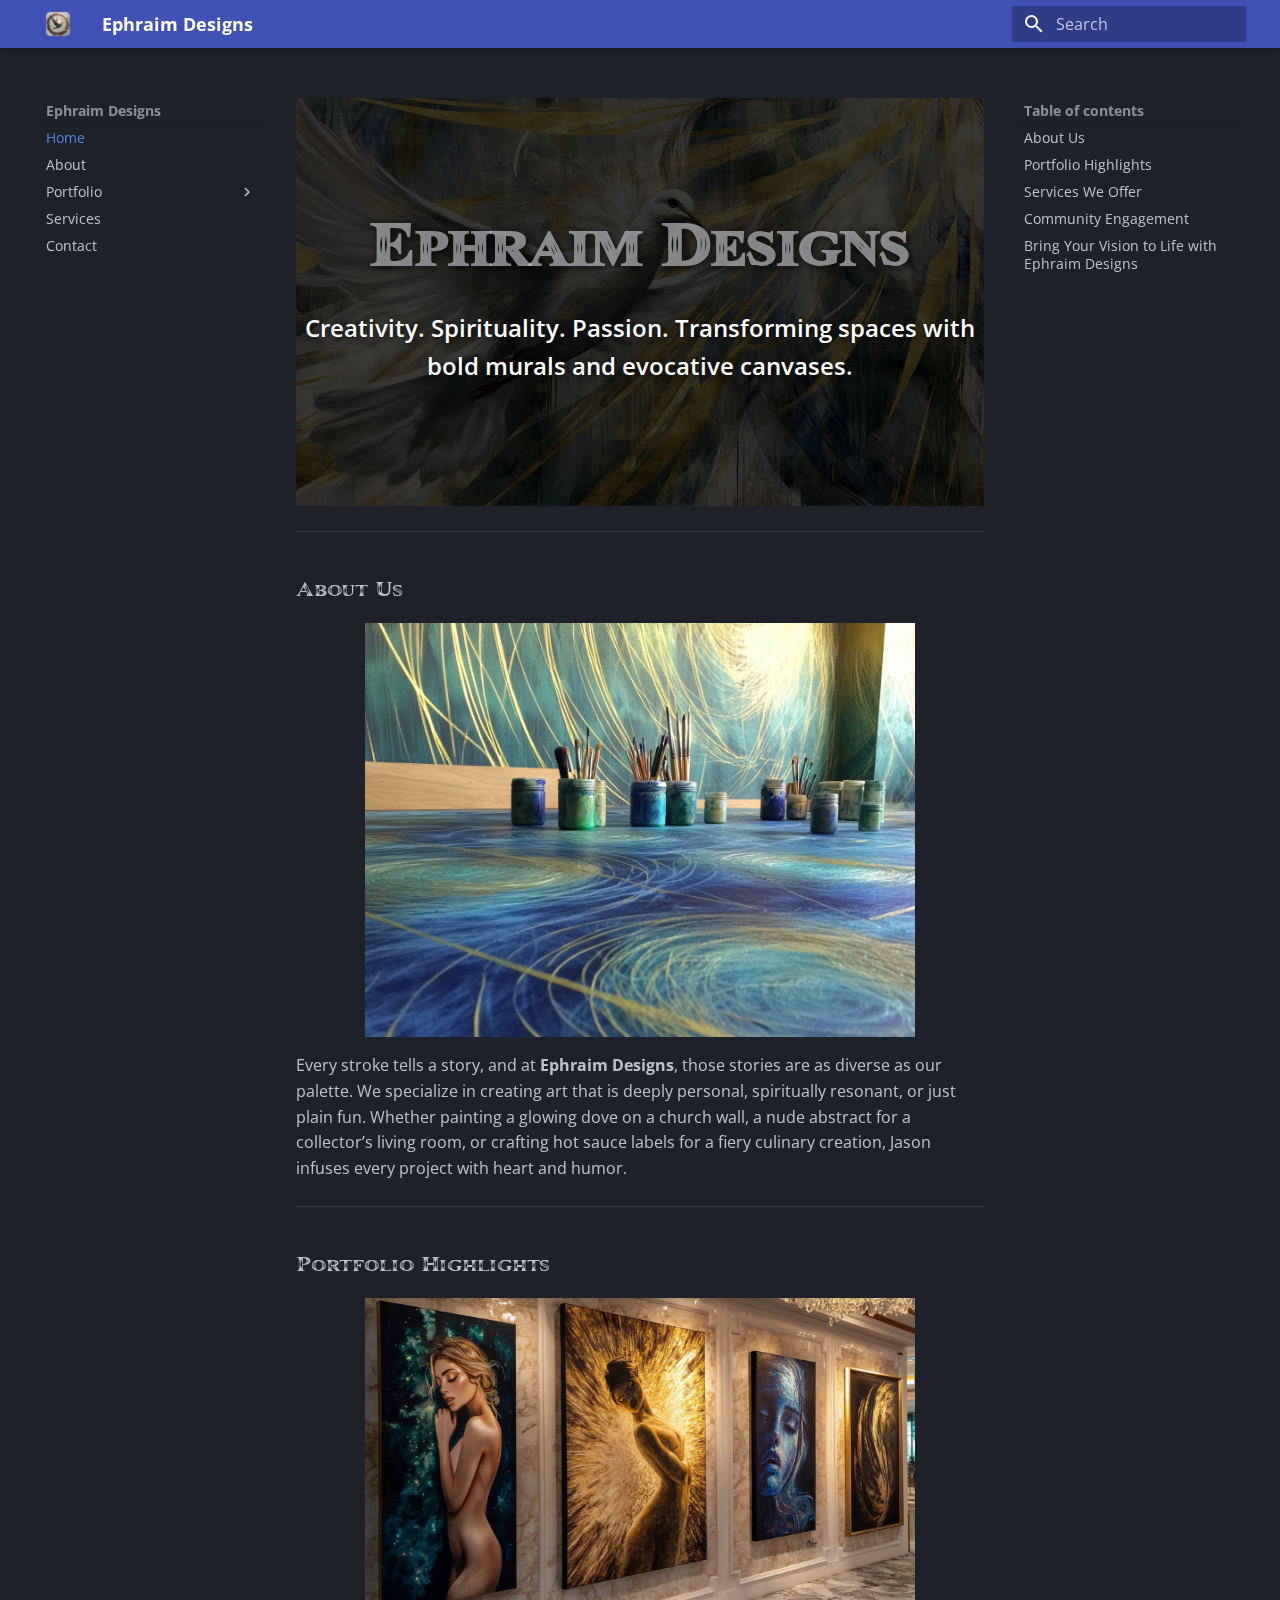
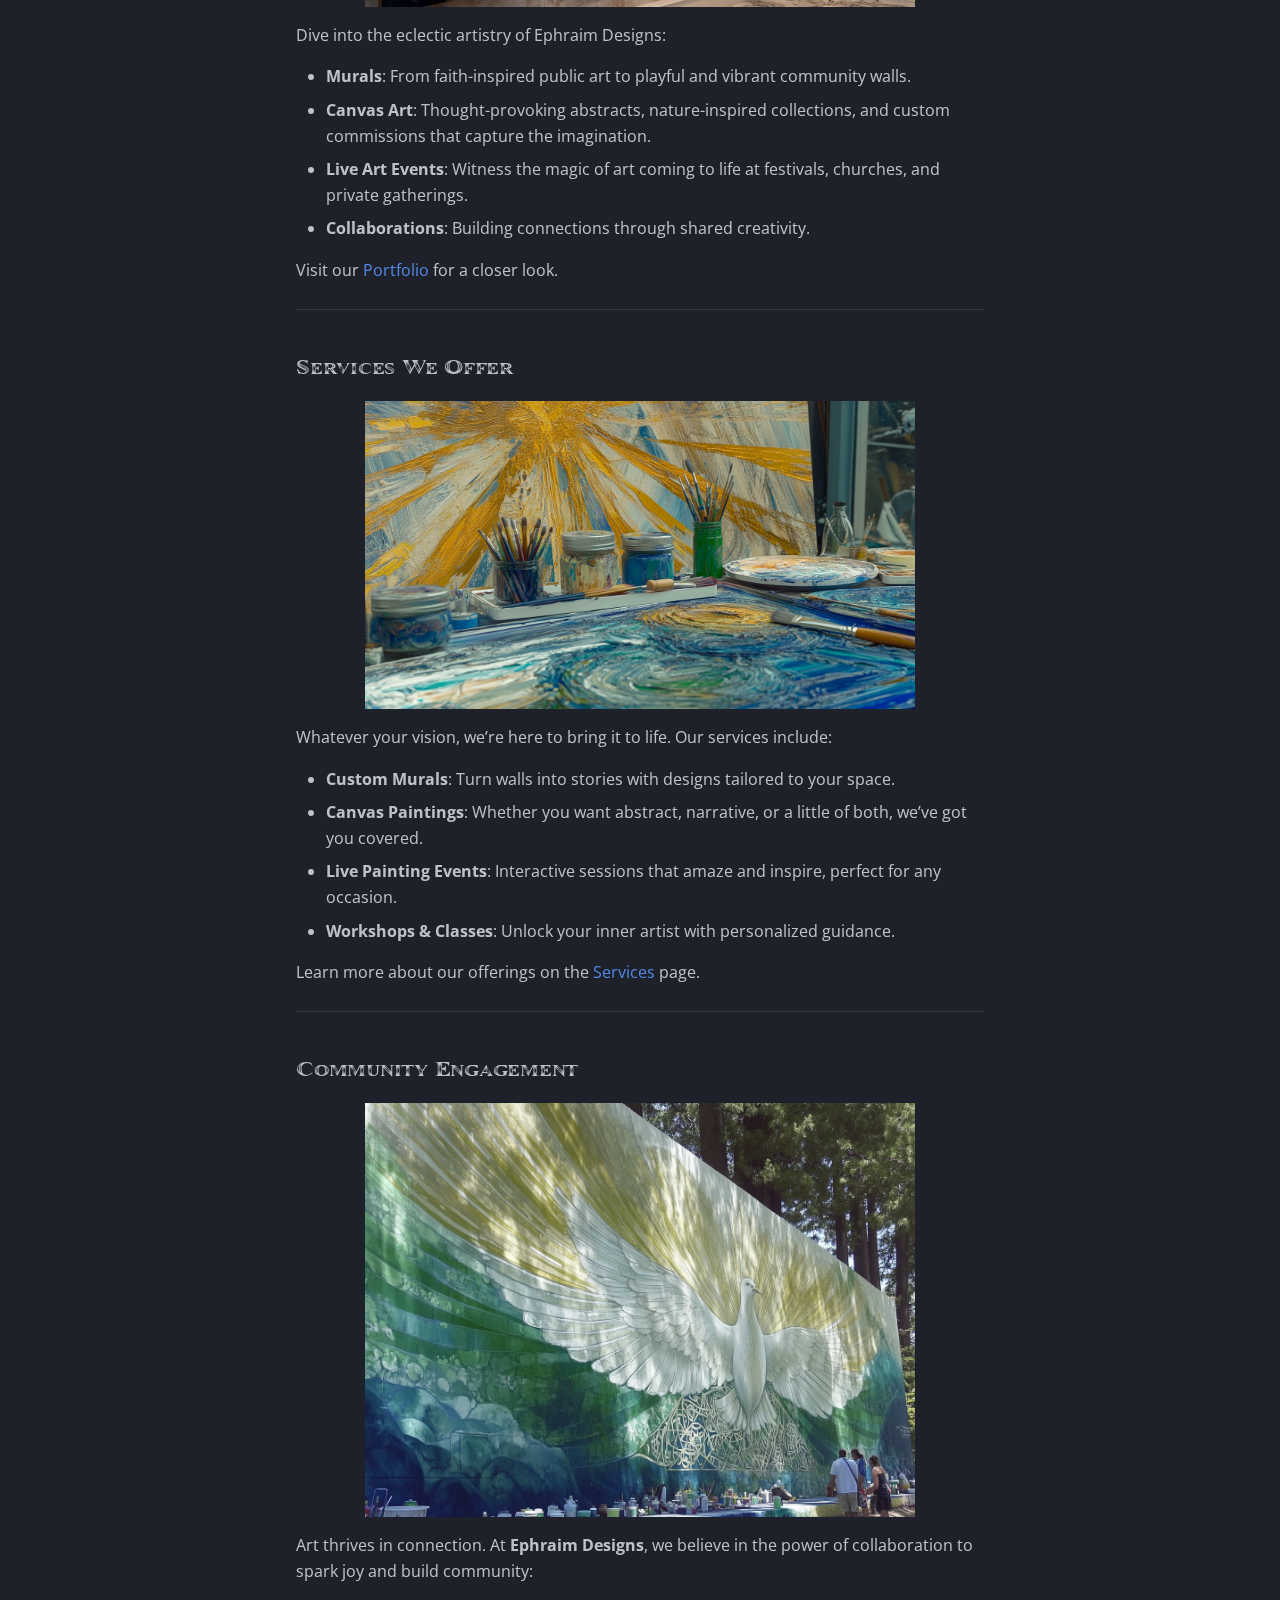
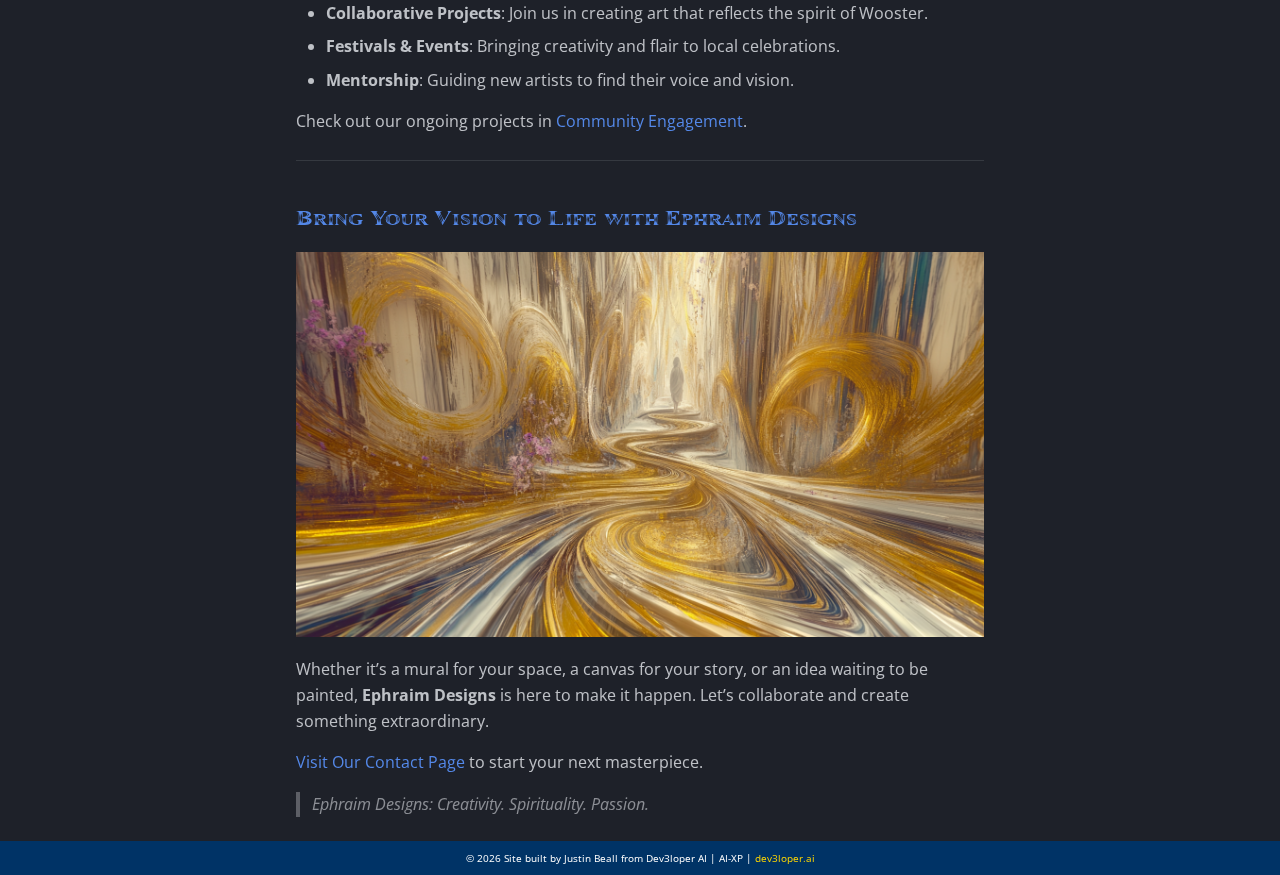
<file: index.html>
<!doctype html><html class=no-js lang=en><meta charset=utf-8><meta content="width=device-width,initial-scale=1" name=viewport><meta content="Infusing creativity with spirituality and passion, Ephraim Designs transforms spaces with custom murals, canvas art, live events, and community projects in Wooster, Ohio." name=description><meta content="Jason Rakich" name=author><link href=https://dev3l.github.io/ephraim-designs/ rel=canonical><link href=about/ rel=next><link href=images/favicon.png rel=icon><meta content="mkdocs-1.6.1, mkdocs-material-9.5.46" name=generator><title>Welcome to Ephraim Designs - Ephraim Designs</title><link href=assets/stylesheets/main.6f8fc17f.min.css rel=stylesheet><link href=assets/stylesheets/palette.06af60db.min.css rel=stylesheet><link crossorigin href=https://fonts.gstatic.com rel=preconnect><link href="https://fonts.googleapis.com/css?family=Open+Sans:300,300i,400,400i,700,700i%7CRoboto+Mono:400,400i,700,700i&display=fallback" rel=stylesheet><style>:root{--md-text-font:"Open Sans";--md-code-font:"Roboto Mono"}</style><link href=stylesheets/extra.css rel=stylesheet><script>__md_scope=new URL(".",location),__md_hash=e=>[...e].reduce(((e,_)=>(e<<5)-e+_.charCodeAt(0)),0),__md_get=(e,_=localStorage,t=__md_scope)=>JSON.parse(_.getItem(t.pathname+"."+e)),__md_set=(e,_,t=localStorage,a=__md_scope)=>{try{t.setItem(a.pathname+"."+e,JSON.stringify(_))}catch(e){}}</script><meta content=Home name=title><link href=https://cdnjs.cloudflare.com/ajax/libs/font-awesome/6.4.2/css/all.min.css rel=stylesheet><meta content="faith-inspired art custom murals canvas paintings live art events community projects Jason Rakich Ephraim Designs dynamic artistry" name=keywords><meta content=website property=og:type><meta content=https://dev3l.github.io/ephraim-designs/ property=og:url><meta content=Home property=og:title><meta content="Infusing creativity with spirituality and passion, Ephraim Designs transforms spaces with custom murals, canvas art, live events, and community projects in Wooster, Ohio." property=og:description><meta content=images/home/about-us.png property=og:image><meta content=summary_large_image property=twitter:card><meta content=https://dev3l.github.io/ephraim-designs/ property=twitter:url><meta content=Home property=twitter:title><meta content="Infusing creativity with spirituality and passion, Ephraim Designs transforms spaces with custom murals, canvas art, live events, and community projects in Wooster, Ohio." property=twitter:description><meta content=images/home/about-us.png property=twitter:image><script type=application/ld+json>{"@context": "https://schema.org", "@type": "Article", "headline": "Home", "image": ["images/home/about-us.png"], "datePublished": "2024-11-27 17:19:36 -0500", "dateModified": "2024-11-29 20:22:33 -0500", "author": [{"@type": "Organization", "name": "Ultralytics", "url": "https://ultralytics.com/"}], "abstract": "Infusing creativity with spirituality and passion, Ephraim Designs transforms spaces with custom murals, canvas art, live events, and community projects in Wooster, Ohio."}</script><body data-md-color-accent=indigo data-md-color-primary=indigo data-md-color-scheme=slate dir=ltr><input autocomplete=off class=md-toggle data-md-toggle=drawer id=__drawer type=checkbox><input autocomplete=off class=md-toggle data-md-toggle=search id=__search type=checkbox><label class=md-overlay for=__drawer></label><div data-md-component=skip><a class=md-skip href=#about-us> Skip to content </a></div><div data-md-component=announce></div><header class="md-header md-header--shadow" data-md-component=header><nav class="md-header__inner md-grid" aria-label=Header><a aria-label="Ephraim Designs" class="md-header__button md-logo" title="Ephraim Designs" data-md-component=logo href=.> <img alt=logo src=images/logo.png> </a><label class="md-header__button md-icon" for=__drawer><svg viewbox="0 0 24 24" xmlns=http://www.w3.org/2000/svg><path d="M3 6h18v2H3zm0 5h18v2H3zm0 5h18v2H3z"></path></svg></label><div class=md-header__title data-md-component=header-title><div class=md-header__ellipsis><div class=md-header__topic><span class=md-ellipsis> Ephraim Designs </span></div><div class=md-header__topic data-md-component=header-topic><span class=md-ellipsis> Welcome to Ephraim Designs </span></div></div></div><label class="md-header__button md-icon" for=__search><svg viewbox="0 0 24 24" xmlns=http://www.w3.org/2000/svg><path d="M9.5 3A6.5 6.5 0 0 1 16 9.5c0 1.61-.59 3.09-1.56 4.23l.27.27h.79l5 5-1.5 1.5-5-5v-.79l-.27-.27A6.52 6.52 0 0 1 9.5 16 6.5 6.5 0 0 1 3 9.5 6.5 6.5 0 0 1 9.5 3m0 2C7 5 5 7 5 9.5S7 14 9.5 14 14 12 14 9.5 12 5 9.5 5"></path></svg></label><div class=md-search data-md-component=search role=dialog><label class=md-search__overlay for=__search></label><div class=md-search__inner role=search><form class=md-search__form name=search><input aria-label=Search autocapitalize=off autocomplete=off autocorrect=off class=md-search__input data-md-component=search-query name=query placeholder=Search required spellcheck=false type=text><label class="md-search__icon md-icon" for=__search><svg viewbox="0 0 24 24" xmlns=http://www.w3.org/2000/svg><path d="M9.5 3A6.5 6.5 0 0 1 16 9.5c0 1.61-.59 3.09-1.56 4.23l.27.27h.79l5 5-1.5 1.5-5-5v-.79l-.27-.27A6.52 6.52 0 0 1 9.5 16 6.5 6.5 0 0 1 3 9.5 6.5 6.5 0 0 1 9.5 3m0 2C7 5 5 7 5 9.5S7 14 9.5 14 14 12 14 9.5 12 5 9.5 5"></path></svg> <svg viewbox="0 0 24 24" xmlns=http://www.w3.org/2000/svg><path d="M20 11v2H8l5.5 5.5-1.42 1.42L4.16 12l7.92-7.92L13.5 5.5 8 11z"></path></svg></label><nav aria-label=Search class=md-search__options><button class="md-search__icon md-icon" aria-label=Clear tabindex=-1 title=Clear type=reset><svg viewbox="0 0 24 24" xmlns=http://www.w3.org/2000/svg><path d="M19 6.41 17.59 5 12 10.59 6.41 5 5 6.41 10.59 12 5 17.59 6.41 19 12 13.41 17.59 19 19 17.59 13.41 12z"></path></svg></button></nav></form><div class=md-search__output><div class=md-search__scrollwrap data-md-scrollfix tabindex=0><div class=md-search-result data-md-component=search-result><div class=md-search-result__meta>Initializing search</div><ol class=md-search-result__list role=presentation></ol></div></div></div></div></div></nav></header><div class=md-container data-md-component=container><main class=md-main data-md-component=main><div class="md-main__inner md-grid"><div class="md-sidebar md-sidebar--primary" data-md-component=sidebar data-md-type=navigation><div class=md-sidebar__scrollwrap><div class=md-sidebar__inner><nav class="md-nav md-nav--primary" aria-label=Navigation data-md-level=0><label class=md-nav__title for=__drawer><a aria-label="Ephraim Designs" class="md-nav__button md-logo" title="Ephraim Designs" data-md-component=logo href=.> <img alt=logo src=images/logo.png> </a> Ephraim Designs</label><ul class=md-nav__list data-md-scrollfix><li class="md-nav__item md-nav__item--active"><input class="md-nav__toggle md-toggle" id=__toc type=checkbox> <label class="md-nav__link md-nav__link--active" for=__toc><span class=md-ellipsis> Home </span> <span class="md-nav__icon md-icon"></span></label> <a class="md-nav__link md-nav__link--active" href=.> <span class=md-ellipsis> Home </span> </a> <nav aria-label="Table of contents" class="md-nav md-nav--secondary"><label class=md-nav__title for=__toc><span class="md-nav__icon md-icon"></span> Table of contents</label><ul class=md-nav__list data-md-component=toc data-md-scrollfix><li class=md-nav__item><a class=md-nav__link href=#about-us> <span class=md-ellipsis> About Us </span> </a><li class=md-nav__item><a class=md-nav__link href=#portfolio-highlights> <span class=md-ellipsis> Portfolio Highlights </span> </a><li class=md-nav__item><a class=md-nav__link href=#services-we-offer> <span class=md-ellipsis> Services We Offer </span> </a><li class=md-nav__item><a class=md-nav__link href=#community-engagement> <span class=md-ellipsis> Community Engagement </span> </a><li class=md-nav__item><a class=md-nav__link href=#bring-your-vision-to-life-with-ephraim-designs> <span class=md-ellipsis> Bring Your Vision to Life with Ephraim Designs </span> </a></ul></nav><li class=md-nav__item><a class=md-nav__link href=about/> <span class=md-ellipsis> About </span> </a><li class="md-nav__item md-nav__item--nested"><input class="md-nav__toggle md-toggle" id=__nav_3 type=checkbox> <label class=md-nav__link for=__nav_3 id=__nav_3_label tabindex=0><span class=md-ellipsis> Portfolio </span> <span class="md-nav__icon md-icon"></span></label> <nav aria-expanded=false aria-labelledby=__nav_3_label class=md-nav data-md-level=1><label class=md-nav__title for=__nav_3><span class="md-nav__icon md-icon"></span> Portfolio</label><ul class=md-nav__list data-md-scrollfix><li class=md-nav__item><a class=md-nav__link href=portfolio/> <span class=md-ellipsis> Overview </span> </a><li class=md-nav__item><a class=md-nav__link href=portfolio/murals/> <span class=md-ellipsis> Murals </span> </a><li class=md-nav__item><a class=md-nav__link href=portfolio/paintings/> <span class=md-ellipsis> Paintings </span> </a><li class=md-nav__item><a class=md-nav__link href=portfolio/live-art/> <span class=md-ellipsis> Live Art & Music </span> </a><li class=md-nav__item><a class=md-nav__link href=portfolio/other/> <span class=md-ellipsis> Other Projects </span> </a></ul></nav><li class=md-nav__item><a class=md-nav__link href=services/> <span class=md-ellipsis> Services </span> </a><li class=md-nav__item><a class=md-nav__link href=contact/> <span class=md-ellipsis> Contact </span> </a></ul></nav></div></div></div><div class="md-sidebar md-sidebar--secondary" data-md-component=sidebar data-md-type=toc><div class=md-sidebar__scrollwrap><div class=md-sidebar__inner><nav aria-label="Table of contents" class="md-nav md-nav--secondary"><label class=md-nav__title for=__toc><span class="md-nav__icon md-icon"></span> Table of contents</label><ul class=md-nav__list data-md-component=toc data-md-scrollfix><li class=md-nav__item><a class=md-nav__link href=#about-us> <span class=md-ellipsis> About Us </span> </a><li class=md-nav__item><a class=md-nav__link href=#portfolio-highlights> <span class=md-ellipsis> Portfolio Highlights </span> </a><li class=md-nav__item><a class=md-nav__link href=#services-we-offer> <span class=md-ellipsis> Services We Offer </span> </a><li class=md-nav__item><a class=md-nav__link href=#community-engagement> <span class=md-ellipsis> Community Engagement </span> </a><li class=md-nav__item><a class=md-nav__link href=#bring-your-vision-to-life-with-ephraim-designs> <span class=md-ellipsis> Bring Your Vision to Life with Ephraim Designs </span> </a></ul></nav></div></div></div><div class=md-content data-md-component=content><article class="md-content__inner md-typeset"><div style="text-align:center;background-image:url(images/home/hero-banner.png);background-position:50%;background-size:cover;padding:100px 0;position:relative"><div style=background:#000000c6;position:absolute;inset:0></div><h1 style="text-shadow:2px 2px 8px #000c;margin:0;font-size:3.5rem;font-weight:900;position:relative">Ephraim Designs</h1><p style="color:#fff;text-shadow:1px 1px 6px #000c;max-width:700px;margin:20px auto;font-size:1.2rem;font-weight:600;position:relative">Creativity. Spirituality. Passion. Transforming spaces with bold murals and evocative canvases.</div><hr><h2 id=about-us>About Us<a title="Permanent link" class=headerlink href=#about-us>¶</a></h2><p><img alt="About Ephraim Designs" src=images/home/about-us.png style=width:80%;max-width:600px;margin:auto;display:block><p>Every stroke tells a story, and at <strong>Ephraim Designs</strong>, those stories are as diverse as our palette. We specialize in creating art that is deeply personal, spiritually resonant, or just plain fun. Whether painting a glowing dove on a church wall, a nude abstract for a collector’s living room, or crafting hot sauce labels for a fiery culinary creation, Jason infuses every project with heart and humor.<hr><h2 id=portfolio-highlights>Portfolio Highlights<a title="Permanent link" class=headerlink href=#portfolio-highlights>¶</a></h2><p><img alt="Portfolio Highlights" src=images/home/portfolio-highlights.png style=width:80%;max-width:600px;margin:auto;display:block><p>Dive into the eclectic artistry of Ephraim Designs:<ul><li><strong>Murals</strong>: From faith-inspired public art to playful and vibrant community walls.<li><strong>Canvas Art</strong>: Thought-provoking abstracts, nature-inspired collections, and custom commissions that capture the imagination.<li><strong>Live Art Events</strong>: Witness the magic of art coming to life at festivals, churches, and private gatherings.<li><strong>Collaborations</strong>: Building connections through shared creativity.</ul><p>Visit our <a href=portfolio/>Portfolio</a> for a closer look.<hr><h2 id=services-we-offer>Services We Offer<a title="Permanent link" class=headerlink href=#services-we-offer>¶</a></h2><p><img alt="Our Services" src=images/home/services.png style=width:80%;max-width:600px;margin:auto;display:block><p>Whatever your vision, we’re here to bring it to life. Our services include:<ul><li><strong>Custom Murals</strong>: Turn walls into stories with designs tailored to your space.<li><strong>Canvas Paintings</strong>: Whether you want abstract, narrative, or a little of both, we’ve got you covered.<li><strong>Live Painting Events</strong>: Interactive sessions that amaze and inspire, perfect for any occasion.<li><strong>Workshops & Classes</strong>: Unlock your inner artist with personalized guidance.</ul><p>Learn more about our offerings on the <a href=services/>Services</a> page.<hr><h2 id=community-engagement>Community Engagement<a title="Permanent link" class=headerlink href=#community-engagement>¶</a></h2><p><img alt="Community Engagement" src=images/home/community-engagement.png style=width:80%;max-width:600px;margin:auto;display:block><p>Art thrives in connection. At <strong>Ephraim Designs</strong>, we believe in the power of collaboration to spark joy and build community:<ul><li><strong>Collaborative Projects</strong>: Join us in creating art that reflects the spirit of Wooster.<li><strong>Festivals & Events</strong>: Bringing creativity and flair to local celebrations.<li><strong>Mentorship</strong>: Guiding new artists to find their voice and vision.</ul><p>Check out our ongoing projects in <a href=community-engagement.md>Community Engagement</a>.<hr><h2 id=bring-your-vision-to-life-with-ephraim-designs><strong><a href=contact/>Bring Your Vision to Life with Ephraim Designs</a></strong><a title="Permanent link" class=headerlink href=#bring-your-vision-to-life-with-ephraim-designs>¶</a></h2><p><img alt="A radiant artistic pathway symbolizing creativity and connection with Ephraim Designs" style="width:100%;max-width:800px;margin:auto auto 20px;display:block" src=images/cta-creativity-path.png><p>Whether it’s a mural for your space, a canvas for your story, or an idea waiting to be painted, <strong>Ephraim Designs</strong> is here to make it happen. Let’s collaborate and create something extraordinary.<p><a href=contact/>Visit Our Contact Page</a> to start your next masterpiece.<blockquote><p><em>Ephraim Designs: Creativity. Spirituality. Passion.</em></blockquote><div class=share-buttons><button class="share-button hover-item" onclick="window.open('https://twitter.com/intent/tweet?url=https://dev3l.github.io/ephraim-designs/', 'TwitterShare', 'width=550,height=680,menubar=no,toolbar=no'); return false;"><i class="fa-brands fa-x-twitter"></i> Tweet</button><button class="share-button hover-item linkedin" onclick="window.open('https://www.linkedin.com/shareArticle?url=https://dev3l.github.io/ephraim-designs/', 'LinkedinShare', 'width=550,height=730,menubar=no,toolbar=no'); return false;"><i class="fa-brands fa-linkedin-in"></i> Share</button></div></article></div><script>var target=document.getElementById(location.hash.slice(1));target&&target.name&&(target.checked=target.name.startsWith("__tabbed_"))</script></div></main><footer class=md-footer><div class="md-footer-meta md-typeset"><div class="md-footer-meta__inner md-grid"><div class=md-copyright>Made with <a href=https://squidfunk.github.io/mkdocs-material/ rel=noopener target=_blank> Material for MkDocs </a></div></div></div></footer></div><div class=md-dialog data-md-component=dialog><div class="md-dialog__inner md-typeset"></div></div><script id=__config type=application/json>{"base": ".", "features": [], "search": "assets/javascripts/workers/search.6ce7567c.min.js", "translations": {"clipboard.copied": "Copied to clipboard", "clipboard.copy": "Copy to clipboard", "search.result.more.one": "1 more on this page", "search.result.more.other": "# more on this page", "search.result.none": "No matching documents", "search.result.one": "1 matching document", "search.result.other": "# matching documents", "search.result.placeholder": "Type to start searching", "search.result.term.missing": "Missing", "select.version": "Select version"}}</script><script src=assets/javascripts/bundle.83f73b43.min.js></script><script src=overrides/footer.js></script>
</file>
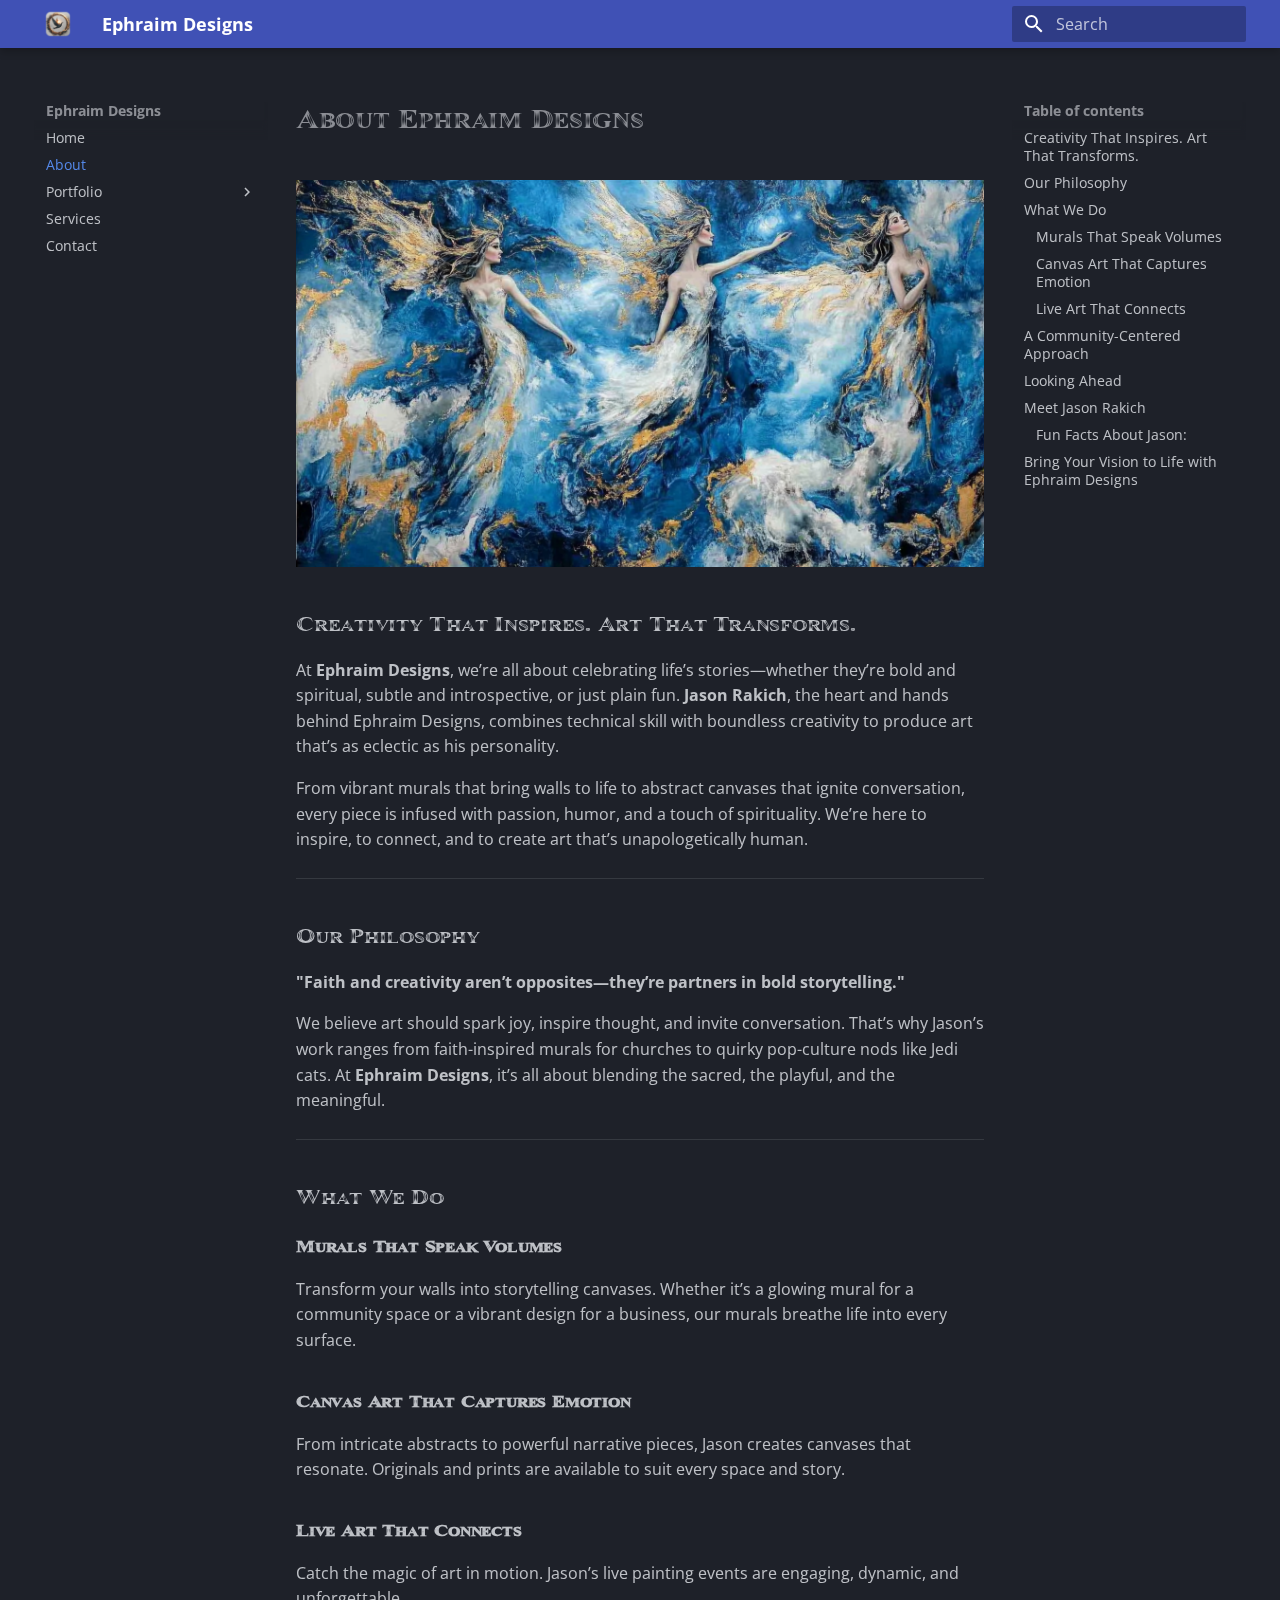
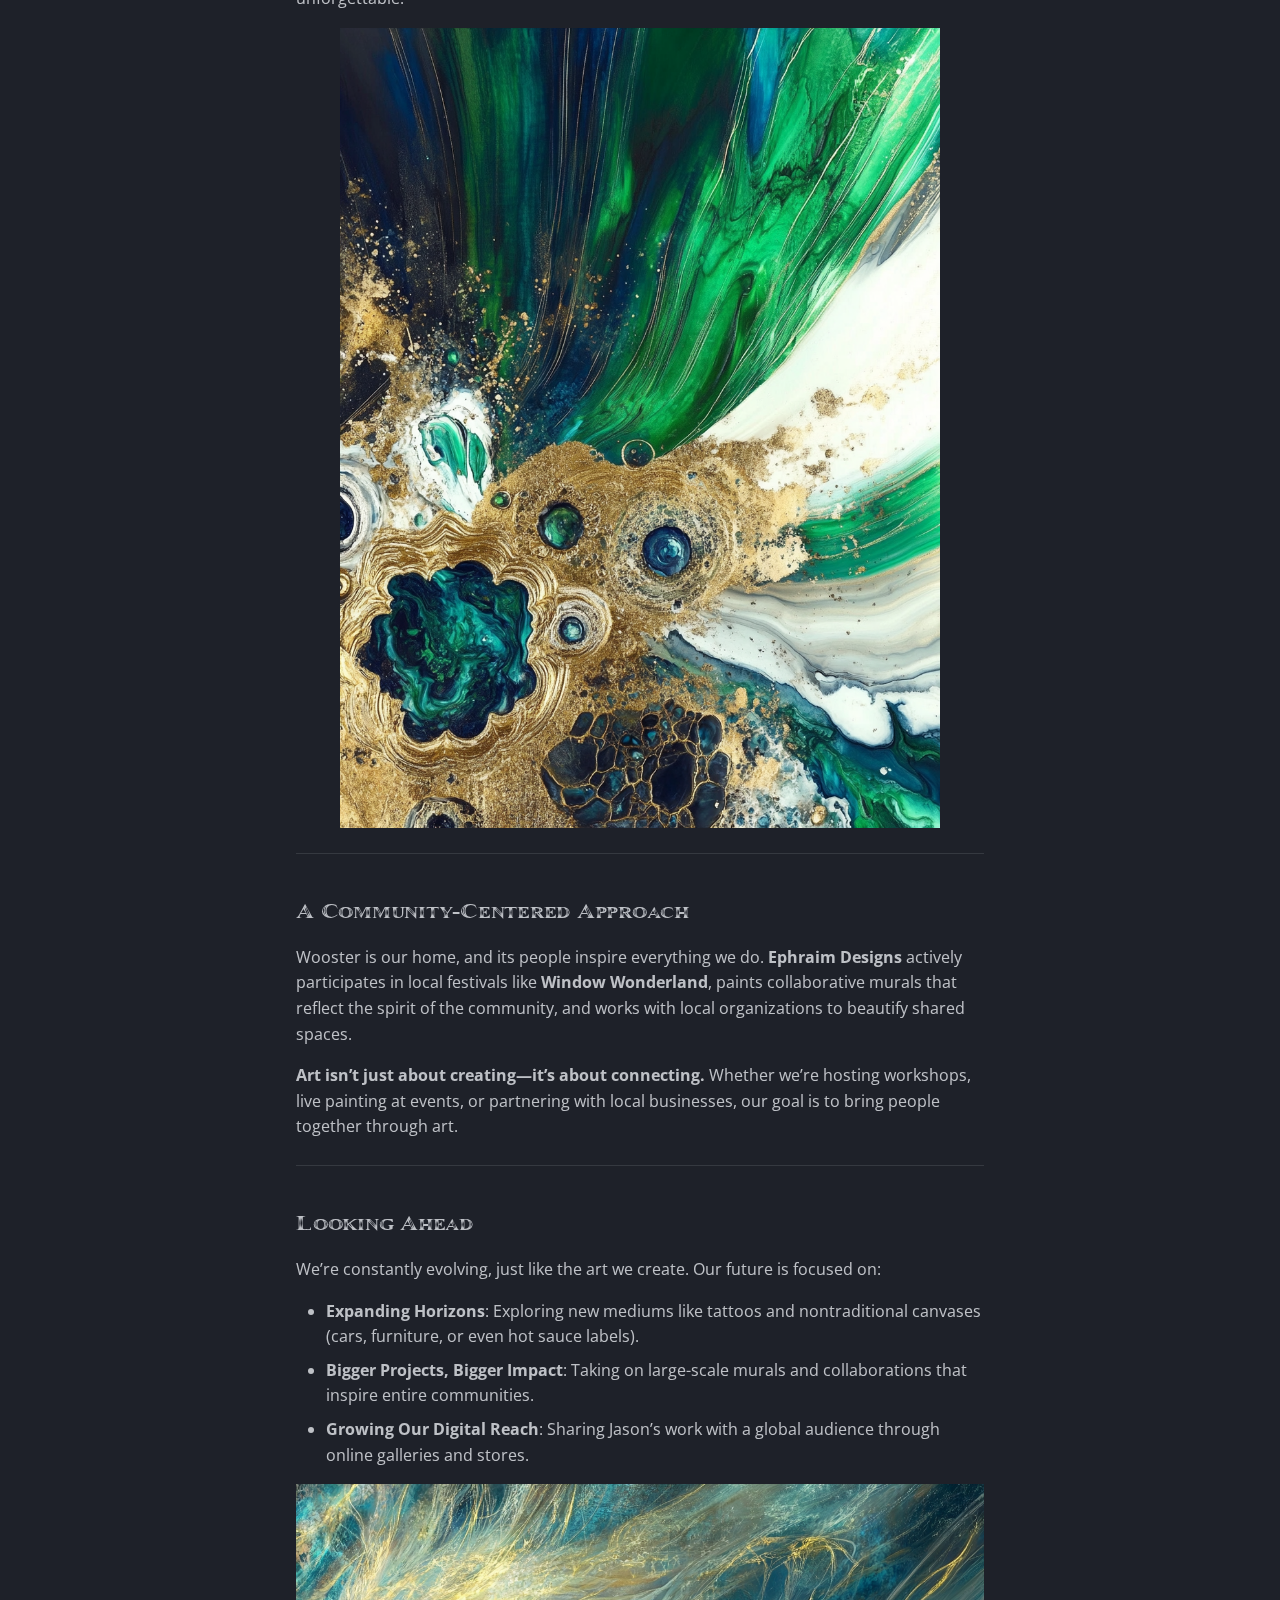
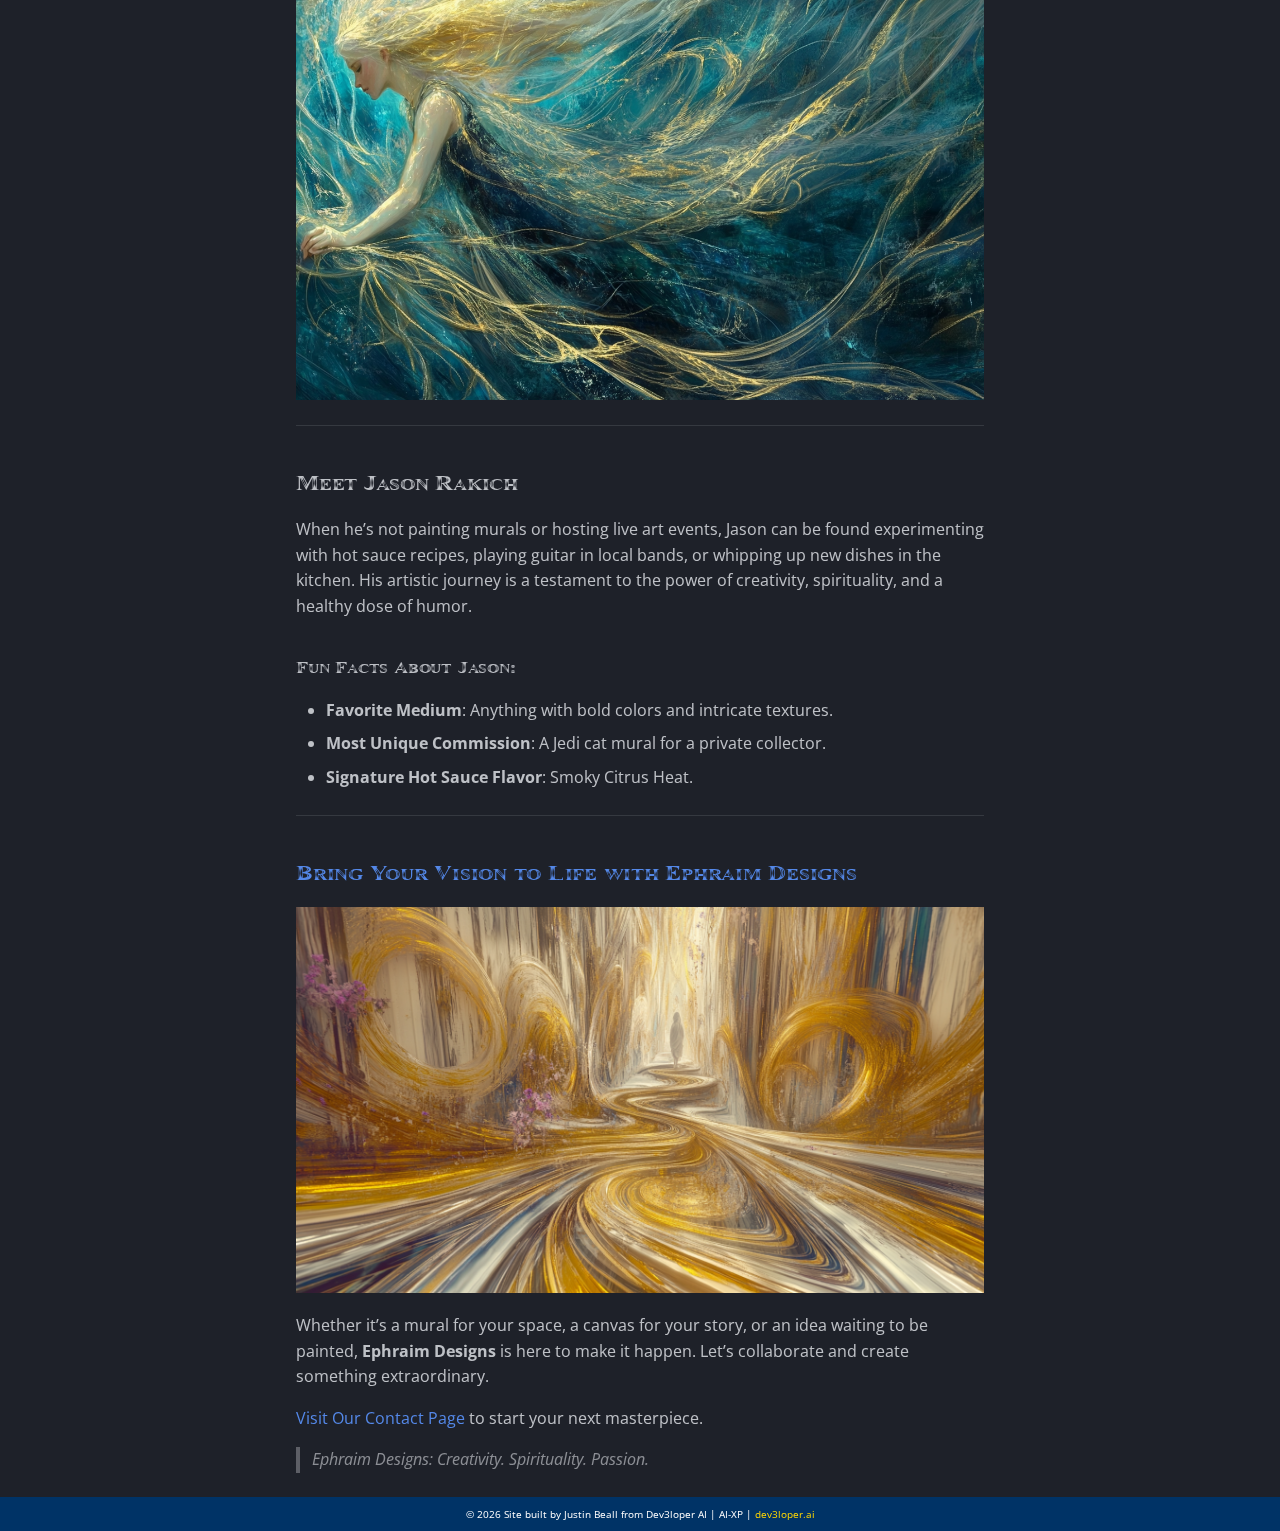
<file: about/index.html>
<!doctype html><html class=no-js lang=en><meta charset=utf-8><meta content="width=device-width,initial-scale=1" name=viewport><meta content="Explore the vibrant artistry of Ephraim Designs. Blending creativity, spirituality, and bold storytelling, Jason Rakich redefines spaces with murals, canvases, and live art in Wooster, Ohio." name=description><meta content="Ephraim Designs" name=author><link href=https://dev3l.github.io/ephraim-designs/about/ rel=canonical><link href=.. rel=prev><link href=../portfolio/ rel=next><link href=../images/favicon.png rel=icon><meta content="mkdocs-1.6.1, mkdocs-material-9.5.46" name=generator><title>About Ephraim Designs - Ephraim Designs</title><link href=../assets/stylesheets/main.6f8fc17f.min.css rel=stylesheet><link href=../assets/stylesheets/palette.06af60db.min.css rel=stylesheet><link crossorigin href=https://fonts.gstatic.com rel=preconnect><link href="https://fonts.googleapis.com/css?family=Open+Sans:300,300i,400,400i,700,700i%7CRoboto+Mono:400,400i,700,700i&display=fallback" rel=stylesheet><style>:root{--md-text-font:"Open Sans";--md-code-font:"Roboto Mono"}</style><link href=../stylesheets/extra.css rel=stylesheet><script>__md_scope=new URL("..",location),__md_hash=e=>[...e].reduce(((e,_)=>(e<<5)-e+_.charCodeAt(0)),0),__md_get=(e,_=localStorage,t=__md_scope)=>JSON.parse(_.getItem(t.pathname+"."+e)),__md_set=(e,_,t=localStorage,a=__md_scope)=>{try{t.setItem(a.pathname+"."+e,JSON.stringify(_))}catch(e){}}</script><meta content=About name=title><link href=https://cdnjs.cloudflare.com/ajax/libs/font-awesome/6.4.2/css/all.min.css rel=stylesheet><meta content="about Ephraim Designs Wooster murals and paintings custom murals Ohio artistic storytelling spiritual and abstract art Jason Rakich" name=keywords><meta content=website property=og:type><meta content=https://dev3l.github.io/ephraim-designs/about property=og:url><meta content=About property=og:title><meta content="Explore the vibrant artistry of Ephraim Designs. Blending creativity, spirituality, and bold storytelling, Jason Rakich redefines spaces with murals, canvases, and live art in Wooster, Ohio." property=og:description><meta content=../images/about/abstract-creative-flow.png property=og:image><meta content=summary_large_image property=twitter:card><meta content=https://dev3l.github.io/ephraim-designs/about property=twitter:url><meta content=About property=twitter:title><meta content="Explore the vibrant artistry of Ephraim Designs. Blending creativity, spirituality, and bold storytelling, Jason Rakich redefines spaces with murals, canvases, and live art in Wooster, Ohio." property=twitter:description><meta content=../images/about/abstract-creative-flow.png property=twitter:image><script type=application/ld+json>{"@context": "https://schema.org", "@type": "Article", "headline": "About", "image": ["../images/about/abstract-creative-flow.png"], "datePublished": "2024-11-28 14:37:49 -0500", "dateModified": "2024-11-29 19:26:00 -0500", "author": [{"@type": "Organization", "name": "Ultralytics", "url": "https://ultralytics.com/"}], "abstract": "Explore the vibrant artistry of Ephraim Designs. Blending creativity, spirituality, and bold storytelling, Jason Rakich redefines spaces with murals, canvases, and live art in Wooster, Ohio."}</script><body data-md-color-accent=indigo data-md-color-primary=indigo data-md-color-scheme=slate dir=ltr><input autocomplete=off class=md-toggle data-md-toggle=drawer id=__drawer type=checkbox><input autocomplete=off class=md-toggle data-md-toggle=search id=__search type=checkbox><label class=md-overlay for=__drawer></label><div data-md-component=skip><a class=md-skip href=#about-ephraim-designs> Skip to content </a></div><div data-md-component=announce></div><header class="md-header md-header--shadow" data-md-component=header><nav class="md-header__inner md-grid" aria-label=Header><a aria-label="Ephraim Designs" class="md-header__button md-logo" title="Ephraim Designs" data-md-component=logo href=..> <img alt=logo src=../images/logo.png> </a><label class="md-header__button md-icon" for=__drawer><svg viewbox="0 0 24 24" xmlns=http://www.w3.org/2000/svg><path d="M3 6h18v2H3zm0 5h18v2H3zm0 5h18v2H3z"></path></svg></label><div class=md-header__title data-md-component=header-title><div class=md-header__ellipsis><div class=md-header__topic><span class=md-ellipsis> Ephraim Designs </span></div><div class=md-header__topic data-md-component=header-topic><span class=md-ellipsis> About Ephraim Designs </span></div></div></div><label class="md-header__button md-icon" for=__search><svg viewbox="0 0 24 24" xmlns=http://www.w3.org/2000/svg><path d="M9.5 3A6.5 6.5 0 0 1 16 9.5c0 1.61-.59 3.09-1.56 4.23l.27.27h.79l5 5-1.5 1.5-5-5v-.79l-.27-.27A6.52 6.52 0 0 1 9.5 16 6.5 6.5 0 0 1 3 9.5 6.5 6.5 0 0 1 9.5 3m0 2C7 5 5 7 5 9.5S7 14 9.5 14 14 12 14 9.5 12 5 9.5 5"></path></svg></label><div class=md-search data-md-component=search role=dialog><label class=md-search__overlay for=__search></label><div class=md-search__inner role=search><form class=md-search__form name=search><input aria-label=Search autocapitalize=off autocomplete=off autocorrect=off class=md-search__input data-md-component=search-query name=query placeholder=Search required spellcheck=false type=text><label class="md-search__icon md-icon" for=__search><svg viewbox="0 0 24 24" xmlns=http://www.w3.org/2000/svg><path d="M9.5 3A6.5 6.5 0 0 1 16 9.5c0 1.61-.59 3.09-1.56 4.23l.27.27h.79l5 5-1.5 1.5-5-5v-.79l-.27-.27A6.52 6.52 0 0 1 9.5 16 6.5 6.5 0 0 1 3 9.5 6.5 6.5 0 0 1 9.5 3m0 2C7 5 5 7 5 9.5S7 14 9.5 14 14 12 14 9.5 12 5 9.5 5"></path></svg> <svg viewbox="0 0 24 24" xmlns=http://www.w3.org/2000/svg><path d="M20 11v2H8l5.5 5.5-1.42 1.42L4.16 12l7.92-7.92L13.5 5.5 8 11z"></path></svg></label><nav aria-label=Search class=md-search__options><button class="md-search__icon md-icon" aria-label=Clear tabindex=-1 title=Clear type=reset><svg viewbox="0 0 24 24" xmlns=http://www.w3.org/2000/svg><path d="M19 6.41 17.59 5 12 10.59 6.41 5 5 6.41 10.59 12 5 17.59 6.41 19 12 13.41 17.59 19 19 17.59 13.41 12z"></path></svg></button></nav></form><div class=md-search__output><div class=md-search__scrollwrap data-md-scrollfix tabindex=0><div class=md-search-result data-md-component=search-result><div class=md-search-result__meta>Initializing search</div><ol class=md-search-result__list role=presentation></ol></div></div></div></div></div></nav></header><div class=md-container data-md-component=container><main class=md-main data-md-component=main><div class="md-main__inner md-grid"><div class="md-sidebar md-sidebar--primary" data-md-component=sidebar data-md-type=navigation><div class=md-sidebar__scrollwrap><div class=md-sidebar__inner><nav class="md-nav md-nav--primary" aria-label=Navigation data-md-level=0><label class=md-nav__title for=__drawer><a aria-label="Ephraim Designs" class="md-nav__button md-logo" title="Ephraim Designs" data-md-component=logo href=..> <img alt=logo src=../images/logo.png> </a> Ephraim Designs</label><ul class=md-nav__list data-md-scrollfix><li class=md-nav__item><a class=md-nav__link href=..> <span class=md-ellipsis> Home </span> </a><li class="md-nav__item md-nav__item--active"><input class="md-nav__toggle md-toggle" id=__toc type=checkbox> <label class="md-nav__link md-nav__link--active" for=__toc><span class=md-ellipsis> About </span> <span class="md-nav__icon md-icon"></span></label> <a class="md-nav__link md-nav__link--active" href=./> <span class=md-ellipsis> About </span> </a> <nav aria-label="Table of contents" class="md-nav md-nav--secondary"><label class=md-nav__title for=__toc><span class="md-nav__icon md-icon"></span> Table of contents</label><ul class=md-nav__list data-md-component=toc data-md-scrollfix><li class=md-nav__item><a class=md-nav__link href=#creativity-that-inspires-art-that-transforms> <span class=md-ellipsis> Creativity That Inspires. Art That Transforms. </span> </a><li class=md-nav__item><a class=md-nav__link href=#our-philosophy> <span class=md-ellipsis> Our Philosophy </span> </a><li class=md-nav__item><a class=md-nav__link href=#what-we-do> <span class=md-ellipsis> What We Do </span> </a> <nav aria-label="What We Do" class=md-nav><ul class=md-nav__list><li class=md-nav__item><a class=md-nav__link href=#murals-that-speak-volumes> <span class=md-ellipsis> Murals That Speak Volumes </span> </a><li class=md-nav__item><a class=md-nav__link href=#canvas-art-that-captures-emotion> <span class=md-ellipsis> Canvas Art That Captures Emotion </span> </a><li class=md-nav__item><a class=md-nav__link href=#live-art-that-connects> <span class=md-ellipsis> Live Art That Connects </span> </a></ul></nav><li class=md-nav__item><a class=md-nav__link href=#a-community-centered-approach> <span class=md-ellipsis> A Community-Centered Approach </span> </a><li class=md-nav__item><a class=md-nav__link href=#looking-ahead> <span class=md-ellipsis> Looking Ahead </span> </a><li class=md-nav__item><a class=md-nav__link href=#meet-jason-rakich> <span class=md-ellipsis> Meet Jason Rakich </span> </a> <nav aria-label="Meet Jason Rakich" class=md-nav><ul class=md-nav__list><li class=md-nav__item><a class=md-nav__link href=#fun-facts-about-jason> <span class=md-ellipsis> Fun Facts About Jason: </span> </a></ul></nav><li class=md-nav__item><a class=md-nav__link href=#bring-your-vision-to-life-with-ephraim-designs> <span class=md-ellipsis> Bring Your Vision to Life with Ephraim Designs </span> </a></ul></nav><li class="md-nav__item md-nav__item--nested"><input class="md-nav__toggle md-toggle" id=__nav_3 type=checkbox> <label class=md-nav__link for=__nav_3 id=__nav_3_label tabindex=0><span class=md-ellipsis> Portfolio </span> <span class="md-nav__icon md-icon"></span></label> <nav aria-expanded=false aria-labelledby=__nav_3_label class=md-nav data-md-level=1><label class=md-nav__title for=__nav_3><span class="md-nav__icon md-icon"></span> Portfolio</label><ul class=md-nav__list data-md-scrollfix><li class=md-nav__item><a class=md-nav__link href=../portfolio/> <span class=md-ellipsis> Overview </span> </a><li class=md-nav__item><a class=md-nav__link href=../portfolio/murals/> <span class=md-ellipsis> Murals </span> </a><li class=md-nav__item><a class=md-nav__link href=../portfolio/paintings/> <span class=md-ellipsis> Paintings </span> </a><li class=md-nav__item><a class=md-nav__link href=../portfolio/live-art/> <span class=md-ellipsis> Live Art & Music </span> </a><li class=md-nav__item><a class=md-nav__link href=../portfolio/other/> <span class=md-ellipsis> Other Projects </span> </a></ul></nav><li class=md-nav__item><a class=md-nav__link href=../services/> <span class=md-ellipsis> Services </span> </a><li class=md-nav__item><a class=md-nav__link href=../contact/> <span class=md-ellipsis> Contact </span> </a></ul></nav></div></div></div><div class="md-sidebar md-sidebar--secondary" data-md-component=sidebar data-md-type=toc><div class=md-sidebar__scrollwrap><div class=md-sidebar__inner><nav aria-label="Table of contents" class="md-nav md-nav--secondary"><label class=md-nav__title for=__toc><span class="md-nav__icon md-icon"></span> Table of contents</label><ul class=md-nav__list data-md-component=toc data-md-scrollfix><li class=md-nav__item><a class=md-nav__link href=#creativity-that-inspires-art-that-transforms> <span class=md-ellipsis> Creativity That Inspires. Art That Transforms. </span> </a><li class=md-nav__item><a class=md-nav__link href=#our-philosophy> <span class=md-ellipsis> Our Philosophy </span> </a><li class=md-nav__item><a class=md-nav__link href=#what-we-do> <span class=md-ellipsis> What We Do </span> </a> <nav aria-label="What We Do" class=md-nav><ul class=md-nav__list><li class=md-nav__item><a class=md-nav__link href=#murals-that-speak-volumes> <span class=md-ellipsis> Murals That Speak Volumes </span> </a><li class=md-nav__item><a class=md-nav__link href=#canvas-art-that-captures-emotion> <span class=md-ellipsis> Canvas Art That Captures Emotion </span> </a><li class=md-nav__item><a class=md-nav__link href=#live-art-that-connects> <span class=md-ellipsis> Live Art That Connects </span> </a></ul></nav><li class=md-nav__item><a class=md-nav__link href=#a-community-centered-approach> <span class=md-ellipsis> A Community-Centered Approach </span> </a><li class=md-nav__item><a class=md-nav__link href=#looking-ahead> <span class=md-ellipsis> Looking Ahead </span> </a><li class=md-nav__item><a class=md-nav__link href=#meet-jason-rakich> <span class=md-ellipsis> Meet Jason Rakich </span> </a> <nav aria-label="Meet Jason Rakich" class=md-nav><ul class=md-nav__list><li class=md-nav__item><a class=md-nav__link href=#fun-facts-about-jason> <span class=md-ellipsis> Fun Facts About Jason: </span> </a></ul></nav><li class=md-nav__item><a class=md-nav__link href=#bring-your-vision-to-life-with-ephraim-designs> <span class=md-ellipsis> Bring Your Vision to Life with Ephraim Designs </span> </a></ul></nav></div></div></div><div class=md-content data-md-component=content><article class="md-content__inner md-typeset"><h1 id=about-ephraim-designs>About Ephraim Designs<a title="Permanent link" class=headerlink href=#about-ephraim-designs>¶</a></h1><p><img alt="An abstract mural symbolizing creativity and storytelling with flowing gold and indigo hues" src=../images/about/abstract-creative-flow.png style=aspect-ratio:16/9;width:100%;max-width:900px;margin:auto;display:block><h2 id=creativity-that-inspires-art-that-transforms>Creativity That Inspires. Art That Transforms.<a title="Permanent link" class=headerlink href=#creativity-that-inspires-art-that-transforms>¶</a></h2><p>At <strong>Ephraim Designs</strong>, we’re all about celebrating life’s stories—whether they’re bold and spiritual, subtle and introspective, or just plain fun. <strong>Jason Rakich</strong>, the heart and hands behind Ephraim Designs, combines technical skill with boundless creativity to produce art that’s as eclectic as his personality.<p>From vibrant murals that bring walls to life to abstract canvases that ignite conversation, every piece is infused with passion, humor, and a touch of spirituality. We’re here to inspire, to connect, and to create art that’s unapologetically human.<hr><h2 id=our-philosophy>Our Philosophy<a title="Permanent link" class=headerlink href=#our-philosophy>¶</a></h2><p><strong>"Faith and creativity aren’t opposites—they’re partners in bold storytelling."</strong><p>We believe art should spark joy, inspire thought, and invite conversation. That’s why Jason’s work ranges from faith-inspired murals for churches to quirky pop-culture nods like Jedi cats. At <strong>Ephraim Designs</strong>, it’s all about blending the sacred, the playful, and the meaningful.<hr><h2 id=what-we-do>What We Do<a title="Permanent link" class=headerlink href=#what-we-do>¶</a></h2><h3 id=murals-that-speak-volumes><strong>Murals That Speak Volumes</strong><a title="Permanent link" class=headerlink href=#murals-that-speak-volumes>¶</a></h3><p>Transform your walls into storytelling canvases. Whether it’s a glowing mural for a community space or a vibrant design for a business, our murals breathe life into every surface.<h3 id=canvas-art-that-captures-emotion><strong>Canvas Art That Captures Emotion</strong><a title="Permanent link" class=headerlink href=#canvas-art-that-captures-emotion>¶</a></h3><p>From intricate abstracts to powerful narrative pieces, Jason creates canvases that resonate. Originals and prints are available to suit every space and story.<h3 id=live-art-that-connects><strong>Live Art That Connects</strong><a title="Permanent link" class=headerlink href=#live-art-that-connects>¶</a></h3><p>Catch the magic of art in motion. Jason’s live painting events are engaging, dynamic, and unforgettable.<p><img alt="Close-up of a mural showcasing intricate abstract patterns with golden highlights, bold brushstrokes, and vibrant hues of emerald green and sapphire blue" src=../images/about/creative-mural-closeup.png style=aspect-ratio:3/4;width:100%;max-width:600px;margin:auto;display:block><hr><h2 id=a-community-centered-approach>A Community-Centered Approach<a title="Permanent link" class=headerlink href=#a-community-centered-approach>¶</a></h2><p>Wooster is our home, and its people inspire everything we do. <strong>Ephraim Designs</strong> actively participates in local festivals like <strong>Window Wonderland</strong>, paints collaborative murals that reflect the spirit of the community, and works with local organizations to beautify shared spaces.<p><strong>Art isn’t just about creating—it’s about connecting.</strong> Whether we’re hosting workshops, live painting at events, or partnering with local businesses, our goal is to bring people together through art.<hr><h2 id=looking-ahead>Looking Ahead<a title="Permanent link" class=headerlink href=#looking-ahead>¶</a></h2><p>We’re constantly evolving, just like the art we create. Our future is focused on:<ul><li><strong>Expanding Horizons</strong>: Exploring new mediums like tattoos and nontraditional canvases (cars, furniture, or even hot sauce labels).<li><strong>Bigger Projects, Bigger Impact</strong>: Taking on large-scale murals and collaborations that inspire entire communities.<li><strong>Growing Our Digital Reach</strong>: Sharing Jason’s work with a global audience through online galleries and stores.</ul><p><img alt="Abstract representation of Ephraim Designs’ future goals with glowing pathways and fluid patterns" src=../images/about/abstract-visionary-path.png style=aspect-ratio:4/3;width:100%;max-width:800px;margin:auto;display:block><hr><h2 id=meet-jason-rakich>Meet Jason Rakich<a title="Permanent link" class=headerlink href=#meet-jason-rakich>¶</a></h2><p>When he’s not painting murals or hosting live art events, Jason can be found experimenting with hot sauce recipes, playing guitar in local bands, or whipping up new dishes in the kitchen. His artistic journey is a testament to the power of creativity, spirituality, and a healthy dose of humor.<h3 id=fun-facts-about-jason>Fun Facts About Jason:<a title="Permanent link" class=headerlink href=#fun-facts-about-jason>¶</a></h3><ul><li><strong>Favorite Medium</strong>: Anything with bold colors and intricate textures.<li><strong>Most Unique Commission</strong>: A Jedi cat mural for a private collector.<li><strong>Signature Hot Sauce Flavor</strong>: Smoky Citrus Heat.</ul><hr><h2 id=bring-your-vision-to-life-with-ephraim-designs><strong><a href=../contact/>Bring Your Vision to Life with Ephraim Designs</a></strong><a title="Permanent link" class=headerlink href=#bring-your-vision-to-life-with-ephraim-designs>¶</a></h2><p><img alt="A radiant artistic pathway symbolizing creativity and connection with Ephraim Designs" style="width:100%;max-width:800px;margin:auto auto 20px;display:block" src=../images/cta-creativity-path.png><p>Whether it’s a mural for your space, a canvas for your story, or an idea waiting to be painted, <strong>Ephraim Designs</strong> is here to make it happen. Let’s collaborate and create something extraordinary.<p><a href=../contact/>Visit Our Contact Page</a> to start your next masterpiece.<blockquote><p><em>Ephraim Designs: Creativity. Spirituality. Passion.</em></blockquote><div class=share-buttons><button class="share-button hover-item" onclick="window.open('https://twitter.com/intent/tweet?url=https://dev3l.github.io/ephraim-designs/about', 'TwitterShare', 'width=550,height=680,menubar=no,toolbar=no'); return false;"><i class="fa-brands fa-x-twitter"></i> Tweet</button><button class="share-button hover-item linkedin" onclick="window.open('https://www.linkedin.com/shareArticle?url=https://dev3l.github.io/ephraim-designs/about', 'LinkedinShare', 'width=550,height=730,menubar=no,toolbar=no'); return false;"><i class="fa-brands fa-linkedin-in"></i> Share</button></div></article></div><script>var target=document.getElementById(location.hash.slice(1));target&&target.name&&(target.checked=target.name.startsWith("__tabbed_"))</script></div></main><footer class=md-footer><div class="md-footer-meta md-typeset"><div class="md-footer-meta__inner md-grid"><div class=md-copyright>Made with <a href=https://squidfunk.github.io/mkdocs-material/ rel=noopener target=_blank> Material for MkDocs </a></div></div></div></footer></div><div class=md-dialog data-md-component=dialog><div class="md-dialog__inner md-typeset"></div></div><script id=__config type=application/json>{"base": "..", "features": [], "search": "../assets/javascripts/workers/search.6ce7567c.min.js", "translations": {"clipboard.copied": "Copied to clipboard", "clipboard.copy": "Copy to clipboard", "search.result.more.one": "1 more on this page", "search.result.more.other": "# more on this page", "search.result.none": "No matching documents", "search.result.one": "1 matching document", "search.result.other": "# matching documents", "search.result.placeholder": "Type to start searching", "search.result.term.missing": "Missing", "select.version": "Select version"}}</script><script src=../assets/javascripts/bundle.83f73b43.min.js></script><script src=../overrides/footer.js></script>
</file>
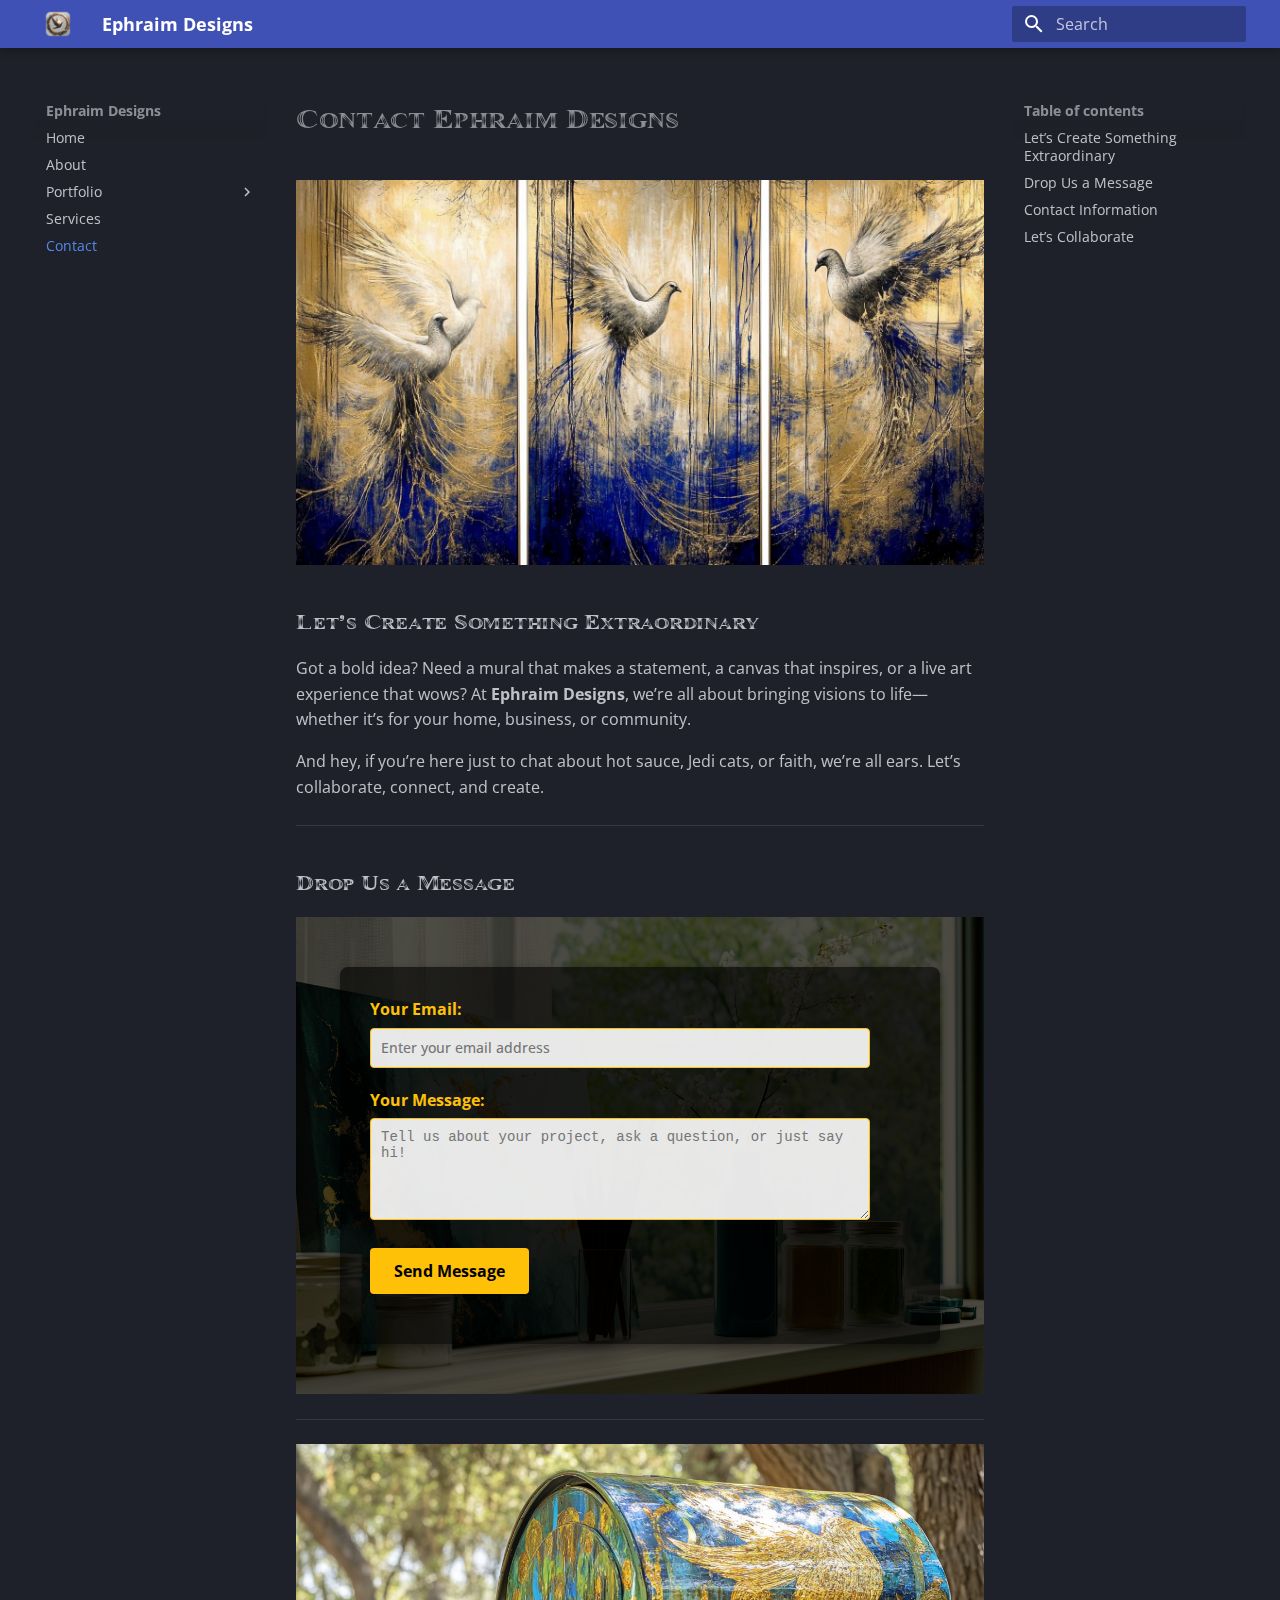
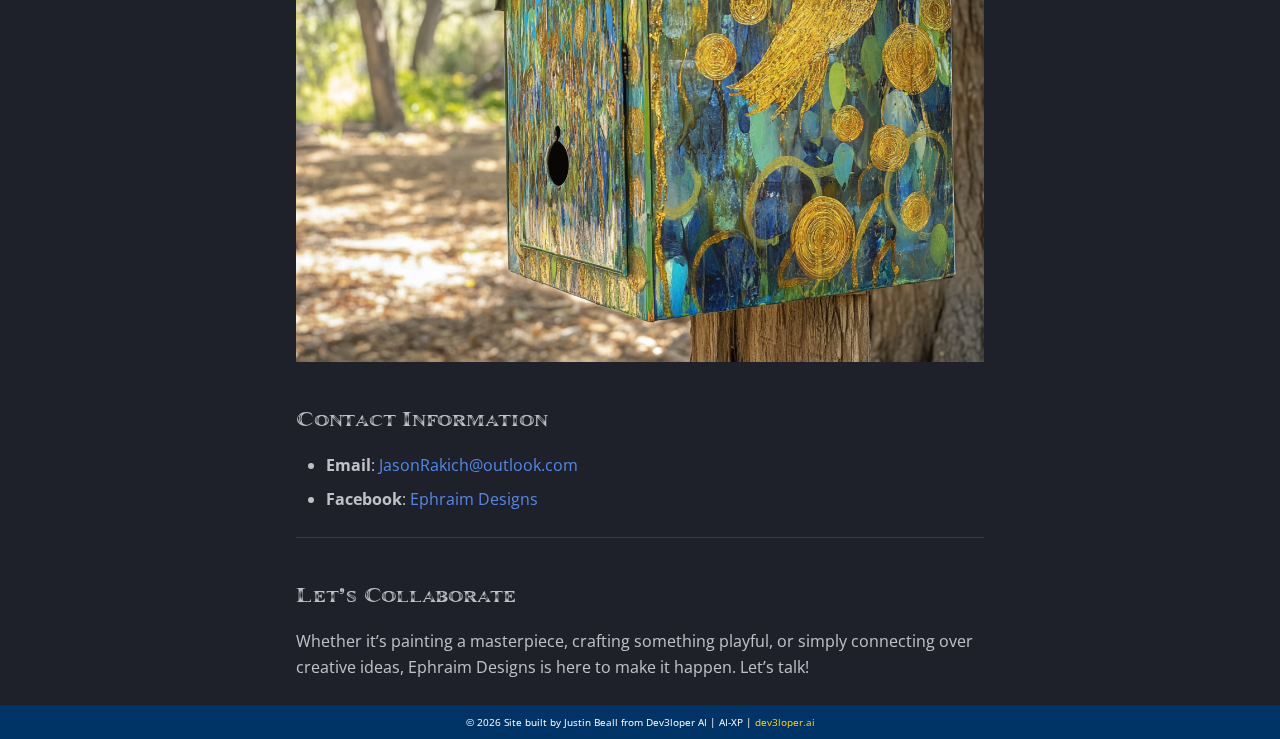
<file: contact/index.html>
<!doctype html><html class=no-js lang=en><meta charset=utf-8><meta content="width=device-width,initial-scale=1" name=viewport><meta content="Get in touch with Ephraim Designs for custom murals, abstract canvases, live painting events, or to collaborate on something unique. Let’s create something extraordinary together." name=description><meta content="Jason Rakich" name=author><link href=https://dev3l.github.io/ephraim-designs/contact/ rel=canonical><link href=../services/ rel=prev><link href=../images/favicon.png rel=icon><meta content="mkdocs-1.6.1, mkdocs-material-9.5.46" name=generator><title>Contact Ephraim Designs - Ephraim Designs</title><link href=../assets/stylesheets/main.6f8fc17f.min.css rel=stylesheet><link href=../assets/stylesheets/palette.06af60db.min.css rel=stylesheet><link crossorigin href=https://fonts.gstatic.com rel=preconnect><link href="https://fonts.googleapis.com/css?family=Open+Sans:300,300i,400,400i,700,700i%7CRoboto+Mono:400,400i,700,700i&display=fallback" rel=stylesheet><style>:root{--md-text-font:"Open Sans";--md-code-font:"Roboto Mono"}</style><link href=../stylesheets/extra.css rel=stylesheet><script>__md_scope=new URL("..",location),__md_hash=e=>[...e].reduce(((e,_)=>(e<<5)-e+_.charCodeAt(0)),0),__md_get=(e,_=localStorage,t=__md_scope)=>JSON.parse(_.getItem(t.pathname+"."+e)),__md_set=(e,_,t=localStorage,a=__md_scope)=>{try{t.setItem(a.pathname+"."+e,JSON.stringify(_))}catch(e){}}</script><meta content=Contact name=title><link href=https://cdnjs.cloudflare.com/ajax/libs/font-awesome/6.4.2/css/all.min.css rel=stylesheet><meta content="Ephraim Designs contact mural artist inquiries canvas painting commissions live art events faith-inspired art contact Jason Rakich" name=keywords><meta content=website property=og:type><meta content=https://dev3l.github.io/ephraim-designs/contact property=og:url><meta content=Contact property=og:title><meta content="Get in touch with Ephraim Designs for custom murals, abstract canvases, live painting events, or to collaborate on something unique. Let’s create something extraordinary together." property=og:description><meta content=../images/contact/ephraim-designs-contact-banner.png property=og:image><meta content=summary_large_image property=twitter:card><meta content=https://dev3l.github.io/ephraim-designs/contact property=twitter:url><meta content=Contact property=twitter:title><meta content="Get in touch with Ephraim Designs for custom murals, abstract canvases, live painting events, or to collaborate on something unique. Let’s create something extraordinary together." property=twitter:description><meta content=../images/contact/ephraim-designs-contact-banner.png property=twitter:image><script type=application/ld+json>{"@context": "https://schema.org", "@type": "Article", "headline": "Contact", "image": ["../images/contact/ephraim-designs-contact-banner.png"], "datePublished": "2024-11-29 16:56:26 -0500", "dateModified": "2024-11-29 16:56:26 -0500", "author": [{"@type": "Organization", "name": "Ultralytics", "url": "https://ultralytics.com/"}], "abstract": "Get in touch with Ephraim Designs for custom murals, abstract canvases, live painting events, or to collaborate on something unique. Let\u2019s create something extraordinary together."}</script><body data-md-color-accent=indigo data-md-color-primary=indigo data-md-color-scheme=slate dir=ltr><input autocomplete=off class=md-toggle data-md-toggle=drawer id=__drawer type=checkbox><input autocomplete=off class=md-toggle data-md-toggle=search id=__search type=checkbox><label class=md-overlay for=__drawer></label><div data-md-component=skip><a class=md-skip href=#contact-ephraim-designs> Skip to content </a></div><div data-md-component=announce></div><header class="md-header md-header--shadow" data-md-component=header><nav class="md-header__inner md-grid" aria-label=Header><a aria-label="Ephraim Designs" class="md-header__button md-logo" title="Ephraim Designs" data-md-component=logo href=..> <img alt=logo src=../images/logo.png> </a><label class="md-header__button md-icon" for=__drawer><svg viewbox="0 0 24 24" xmlns=http://www.w3.org/2000/svg><path d="M3 6h18v2H3zm0 5h18v2H3zm0 5h18v2H3z"></path></svg></label><div class=md-header__title data-md-component=header-title><div class=md-header__ellipsis><div class=md-header__topic><span class=md-ellipsis> Ephraim Designs </span></div><div class=md-header__topic data-md-component=header-topic><span class=md-ellipsis> Contact Ephraim Designs </span></div></div></div><label class="md-header__button md-icon" for=__search><svg viewbox="0 0 24 24" xmlns=http://www.w3.org/2000/svg><path d="M9.5 3A6.5 6.5 0 0 1 16 9.5c0 1.61-.59 3.09-1.56 4.23l.27.27h.79l5 5-1.5 1.5-5-5v-.79l-.27-.27A6.52 6.52 0 0 1 9.5 16 6.5 6.5 0 0 1 3 9.5 6.5 6.5 0 0 1 9.5 3m0 2C7 5 5 7 5 9.5S7 14 9.5 14 14 12 14 9.5 12 5 9.5 5"></path></svg></label><div class=md-search data-md-component=search role=dialog><label class=md-search__overlay for=__search></label><div class=md-search__inner role=search><form class=md-search__form name=search><input aria-label=Search autocapitalize=off autocomplete=off autocorrect=off class=md-search__input data-md-component=search-query name=query placeholder=Search required spellcheck=false type=text><label class="md-search__icon md-icon" for=__search><svg viewbox="0 0 24 24" xmlns=http://www.w3.org/2000/svg><path d="M9.5 3A6.5 6.5 0 0 1 16 9.5c0 1.61-.59 3.09-1.56 4.23l.27.27h.79l5 5-1.5 1.5-5-5v-.79l-.27-.27A6.52 6.52 0 0 1 9.5 16 6.5 6.5 0 0 1 3 9.5 6.5 6.5 0 0 1 9.5 3m0 2C7 5 5 7 5 9.5S7 14 9.5 14 14 12 14 9.5 12 5 9.5 5"></path></svg> <svg viewbox="0 0 24 24" xmlns=http://www.w3.org/2000/svg><path d="M20 11v2H8l5.5 5.5-1.42 1.42L4.16 12l7.92-7.92L13.5 5.5 8 11z"></path></svg></label><nav aria-label=Search class=md-search__options><button class="md-search__icon md-icon" aria-label=Clear tabindex=-1 title=Clear type=reset><svg viewbox="0 0 24 24" xmlns=http://www.w3.org/2000/svg><path d="M19 6.41 17.59 5 12 10.59 6.41 5 5 6.41 10.59 12 5 17.59 6.41 19 12 13.41 17.59 19 19 17.59 13.41 12z"></path></svg></button></nav></form><div class=md-search__output><div class=md-search__scrollwrap data-md-scrollfix tabindex=0><div class=md-search-result data-md-component=search-result><div class=md-search-result__meta>Initializing search</div><ol class=md-search-result__list role=presentation></ol></div></div></div></div></div></nav></header><div class=md-container data-md-component=container><main class=md-main data-md-component=main><div class="md-main__inner md-grid"><div class="md-sidebar md-sidebar--primary" data-md-component=sidebar data-md-type=navigation><div class=md-sidebar__scrollwrap><div class=md-sidebar__inner><nav class="md-nav md-nav--primary" aria-label=Navigation data-md-level=0><label class=md-nav__title for=__drawer><a aria-label="Ephraim Designs" class="md-nav__button md-logo" title="Ephraim Designs" data-md-component=logo href=..> <img alt=logo src=../images/logo.png> </a> Ephraim Designs</label><ul class=md-nav__list data-md-scrollfix><li class=md-nav__item><a class=md-nav__link href=..> <span class=md-ellipsis> Home </span> </a><li class=md-nav__item><a class=md-nav__link href=../about/> <span class=md-ellipsis> About </span> </a><li class="md-nav__item md-nav__item--nested"><input class="md-nav__toggle md-toggle" id=__nav_3 type=checkbox> <label class=md-nav__link for=__nav_3 id=__nav_3_label tabindex=0><span class=md-ellipsis> Portfolio </span> <span class="md-nav__icon md-icon"></span></label> <nav aria-expanded=false aria-labelledby=__nav_3_label class=md-nav data-md-level=1><label class=md-nav__title for=__nav_3><span class="md-nav__icon md-icon"></span> Portfolio</label><ul class=md-nav__list data-md-scrollfix><li class=md-nav__item><a class=md-nav__link href=../portfolio/> <span class=md-ellipsis> Overview </span> </a><li class=md-nav__item><a class=md-nav__link href=../portfolio/murals/> <span class=md-ellipsis> Murals </span> </a><li class=md-nav__item><a class=md-nav__link href=../portfolio/paintings/> <span class=md-ellipsis> Paintings </span> </a><li class=md-nav__item><a class=md-nav__link href=../portfolio/live-art/> <span class=md-ellipsis> Live Art & Music </span> </a><li class=md-nav__item><a class=md-nav__link href=../portfolio/other/> <span class=md-ellipsis> Other Projects </span> </a></ul></nav><li class=md-nav__item><a class=md-nav__link href=../services/> <span class=md-ellipsis> Services </span> </a><li class="md-nav__item md-nav__item--active"><input class="md-nav__toggle md-toggle" id=__toc type=checkbox> <label class="md-nav__link md-nav__link--active" for=__toc><span class=md-ellipsis> Contact </span> <span class="md-nav__icon md-icon"></span></label> <a class="md-nav__link md-nav__link--active" href=./> <span class=md-ellipsis> Contact </span> </a> <nav aria-label="Table of contents" class="md-nav md-nav--secondary"><label class=md-nav__title for=__toc><span class="md-nav__icon md-icon"></span> Table of contents</label><ul class=md-nav__list data-md-component=toc data-md-scrollfix><li class=md-nav__item><a class=md-nav__link href=#lets-create-something-extraordinary> <span class=md-ellipsis> Let’s Create Something Extraordinary </span> </a><li class=md-nav__item><a class=md-nav__link href=#drop-us-a-message> <span class=md-ellipsis> Drop Us a Message </span> </a><li class=md-nav__item><a class=md-nav__link href=#contact-information> <span class=md-ellipsis> Contact Information </span> </a><li class=md-nav__item><a class=md-nav__link href=#lets-collaborate> <span class=md-ellipsis> Let’s Collaborate </span> </a></ul></nav></ul></nav></div></div></div><div class="md-sidebar md-sidebar--secondary" data-md-component=sidebar data-md-type=toc><div class=md-sidebar__scrollwrap><div class=md-sidebar__inner><nav aria-label="Table of contents" class="md-nav md-nav--secondary"><label class=md-nav__title for=__toc><span class="md-nav__icon md-icon"></span> Table of contents</label><ul class=md-nav__list data-md-component=toc data-md-scrollfix><li class=md-nav__item><a class=md-nav__link href=#lets-create-something-extraordinary> <span class=md-ellipsis> Let’s Create Something Extraordinary </span> </a><li class=md-nav__item><a class=md-nav__link href=#drop-us-a-message> <span class=md-ellipsis> Drop Us a Message </span> </a><li class=md-nav__item><a class=md-nav__link href=#contact-information> <span class=md-ellipsis> Contact Information </span> </a><li class=md-nav__item><a class=md-nav__link href=#lets-collaborate> <span class=md-ellipsis> Let’s Collaborate </span> </a></ul></nav></div></div></div><div class=md-content data-md-component=content><article class="md-content__inner md-typeset"><h1 id=contact-ephraim-designs>Contact Ephraim Designs<a title="Permanent link" class=headerlink href=#contact-ephraim-designs>¶</a></h1><p><img alt="An inspiring mural with radiant light and flowing patterns by Ephraim Designs" style="width:100%;max-width:800px;margin:auto auto 20px;display:block" src=../images/contact/ephraim-designs-contact-banner.png><h2 id=lets-create-something-extraordinary><strong>Let’s Create Something Extraordinary</strong><a title="Permanent link" class=headerlink href=#lets-create-something-extraordinary>¶</a></h2><p>Got a bold idea? Need a mural that makes a statement, a canvas that inspires, or a live art experience that wows? At <strong>Ephraim Designs</strong>, we’re all about bringing visions to life—whether it’s for your home, business, or community.<p>And hey, if you’re here just to chat about hot sauce, Jedi cats, or faith, we’re all ears. Let’s collaborate, connect, and create.<hr><h2 id=drop-us-a-message><strong>Drop Us a Message</strong><a title="Permanent link" class=headerlink href=#drop-us-a-message>¶</a></h2><div style="background-image:url(../images/contact/form-background.png);background-position:50%;background-size:cover;padding:50px 0;position:relative"><div style=background-color:#000000b3;position:absolute;inset:0></div><div style="background-color:#0009;border-radius:8px;max-width:600px;margin:auto;padding:30px;position:relative;box-shadow:0 4px 10px #0006"><form action=https://formspree.io/f/myzybkld method=POST style=max-width:500px;margin-bottom:20px><div style=margin-bottom:20px><label for=email style=color:#ffc107;margin-bottom:5px;font-size:16px;font-weight:700;display:block>Your Email:</label><input placeholder="Enter your email address" style="color:#333;background-color:#ffffffe6;border:1px solid #ffc107;border-radius:4px;width:100%;height:40px;padding:10px;font-size:14px;font-weight:500" id=email name=email required type=email></div><div style=margin-bottom:20px><label for=message style=color:#ffc107;margin-bottom:5px;font-size:16px;font-weight:700;display:block>Your Message:</label><textarea placeholder="Tell us about your project, ask a question, or just say hi!" style="color:#333;background-color:#ffffffe6;border:1px solid #ffc107;border-radius:4px;width:100%;padding:10px;font-size:14px;font-weight:500" id=message name=message required rows=5></textarea></div><button style="color:#000;cursor:pointer;background-color:#ffc107;border:none;border-radius:4px;padding:12px 24px;font-size:16px;font-weight:700;box-shadow:0 2px 4px #0000004d">Send Message</button></form></div></div><hr><p><img alt="A surreal, hand-painted mailbox with abstract patterns in gold and indigo, blending faith and humor" style="width:100%;max-width:800px;margin:auto auto 20px;display:block" src=../images/contact/ephraim-mailbox.png><h2 id=contact-information><strong>Contact Information</strong><a title="Permanent link" class=headerlink href=#contact-information>¶</a></h2><ul><li><strong>Email</strong>: <a href=mailto:JasonRakich@outlook.com>JasonRakich@outlook.com</a><li><strong>Facebook</strong>: <a href=https://www.facebook.com/jason.rakich.1>Ephraim Designs</a></ul><hr><h2 id=lets-collaborate><strong>Let’s Collaborate</strong><a title="Permanent link" class=headerlink href=#lets-collaborate>¶</a></h2><p>Whether it’s painting a masterpiece, crafting something playful, or simply connecting over creative ideas, Ephraim Designs is here to make it happen. Let’s talk!<div class=share-buttons><button class="share-button hover-item" onclick="window.open('https://twitter.com/intent/tweet?url=https://dev3l.github.io/ephraim-designs/contact', 'TwitterShare', 'width=550,height=680,menubar=no,toolbar=no'); return false;"><i class="fa-brands fa-x-twitter"></i> Tweet</button><button class="share-button hover-item linkedin" onclick="window.open('https://www.linkedin.com/shareArticle?url=https://dev3l.github.io/ephraim-designs/contact', 'LinkedinShare', 'width=550,height=730,menubar=no,toolbar=no'); return false;"><i class="fa-brands fa-linkedin-in"></i> Share</button></div></article></div><script>var target=document.getElementById(location.hash.slice(1));target&&target.name&&(target.checked=target.name.startsWith("__tabbed_"))</script></div></main><footer class=md-footer><div class="md-footer-meta md-typeset"><div class="md-footer-meta__inner md-grid"><div class=md-copyright>Made with <a href=https://squidfunk.github.io/mkdocs-material/ rel=noopener target=_blank> Material for MkDocs </a></div></div></div></footer></div><div class=md-dialog data-md-component=dialog><div class="md-dialog__inner md-typeset"></div></div><script id=__config type=application/json>{"base": "..", "features": [], "search": "../assets/javascripts/workers/search.6ce7567c.min.js", "translations": {"clipboard.copied": "Copied to clipboard", "clipboard.copy": "Copy to clipboard", "search.result.more.one": "1 more on this page", "search.result.more.other": "# more on this page", "search.result.none": "No matching documents", "search.result.one": "1 matching document", "search.result.other": "# matching documents", "search.result.placeholder": "Type to start searching", "search.result.term.missing": "Missing", "select.version": "Select version"}}</script><script src=../assets/javascripts/bundle.83f73b43.min.js></script><script src=../overrides/footer.js></script>
</file>
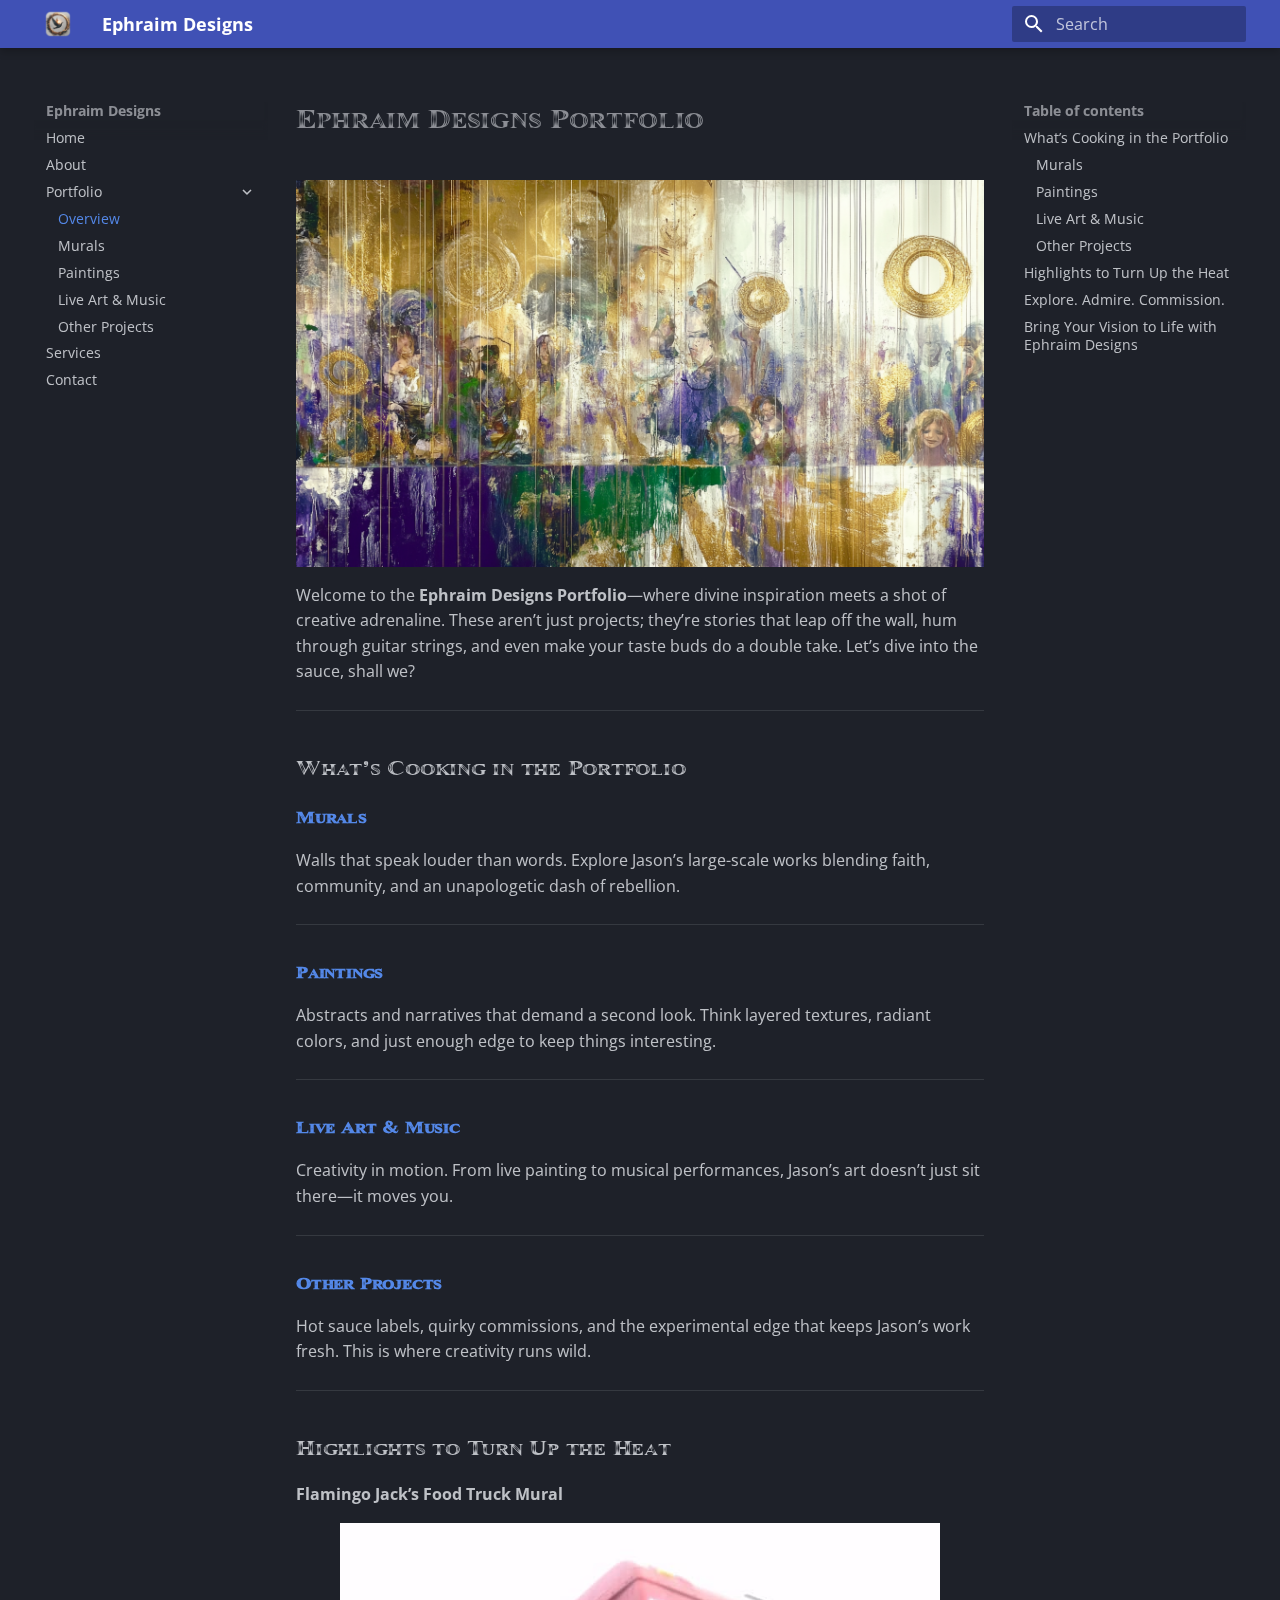
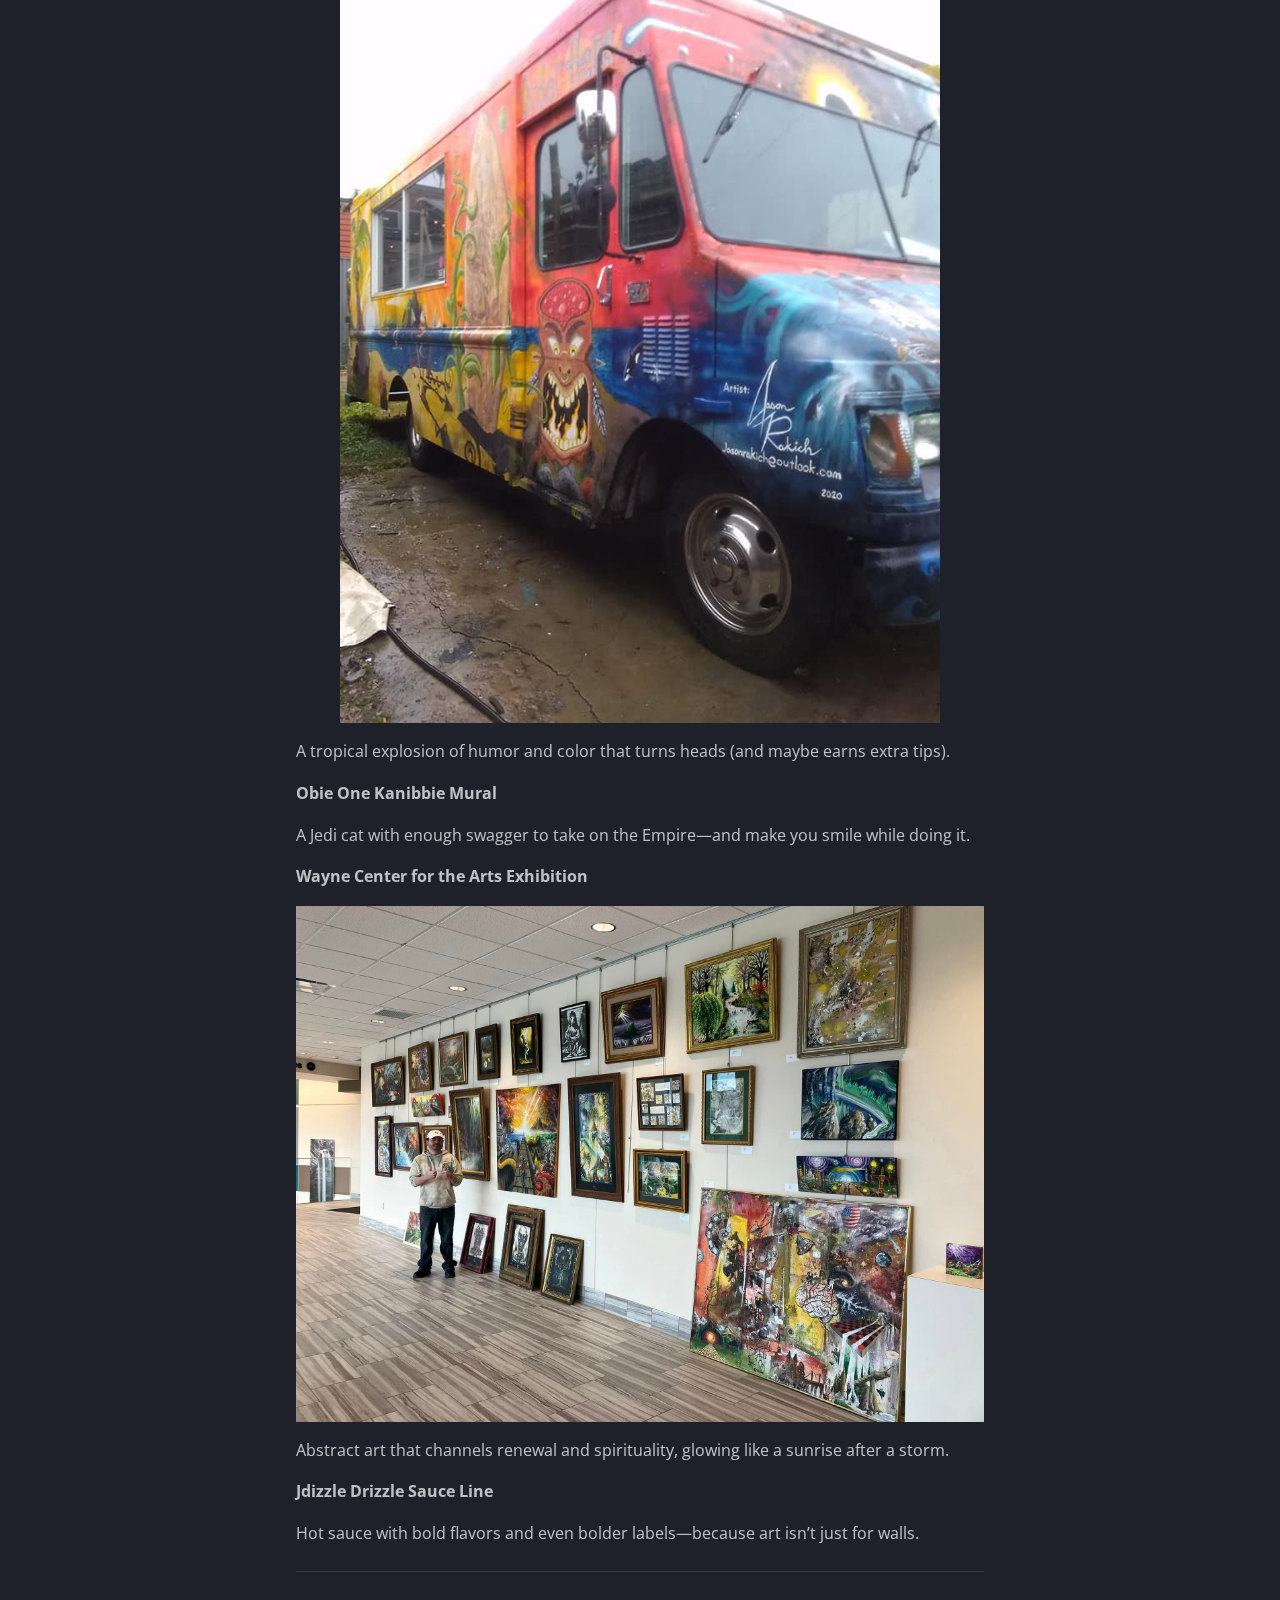
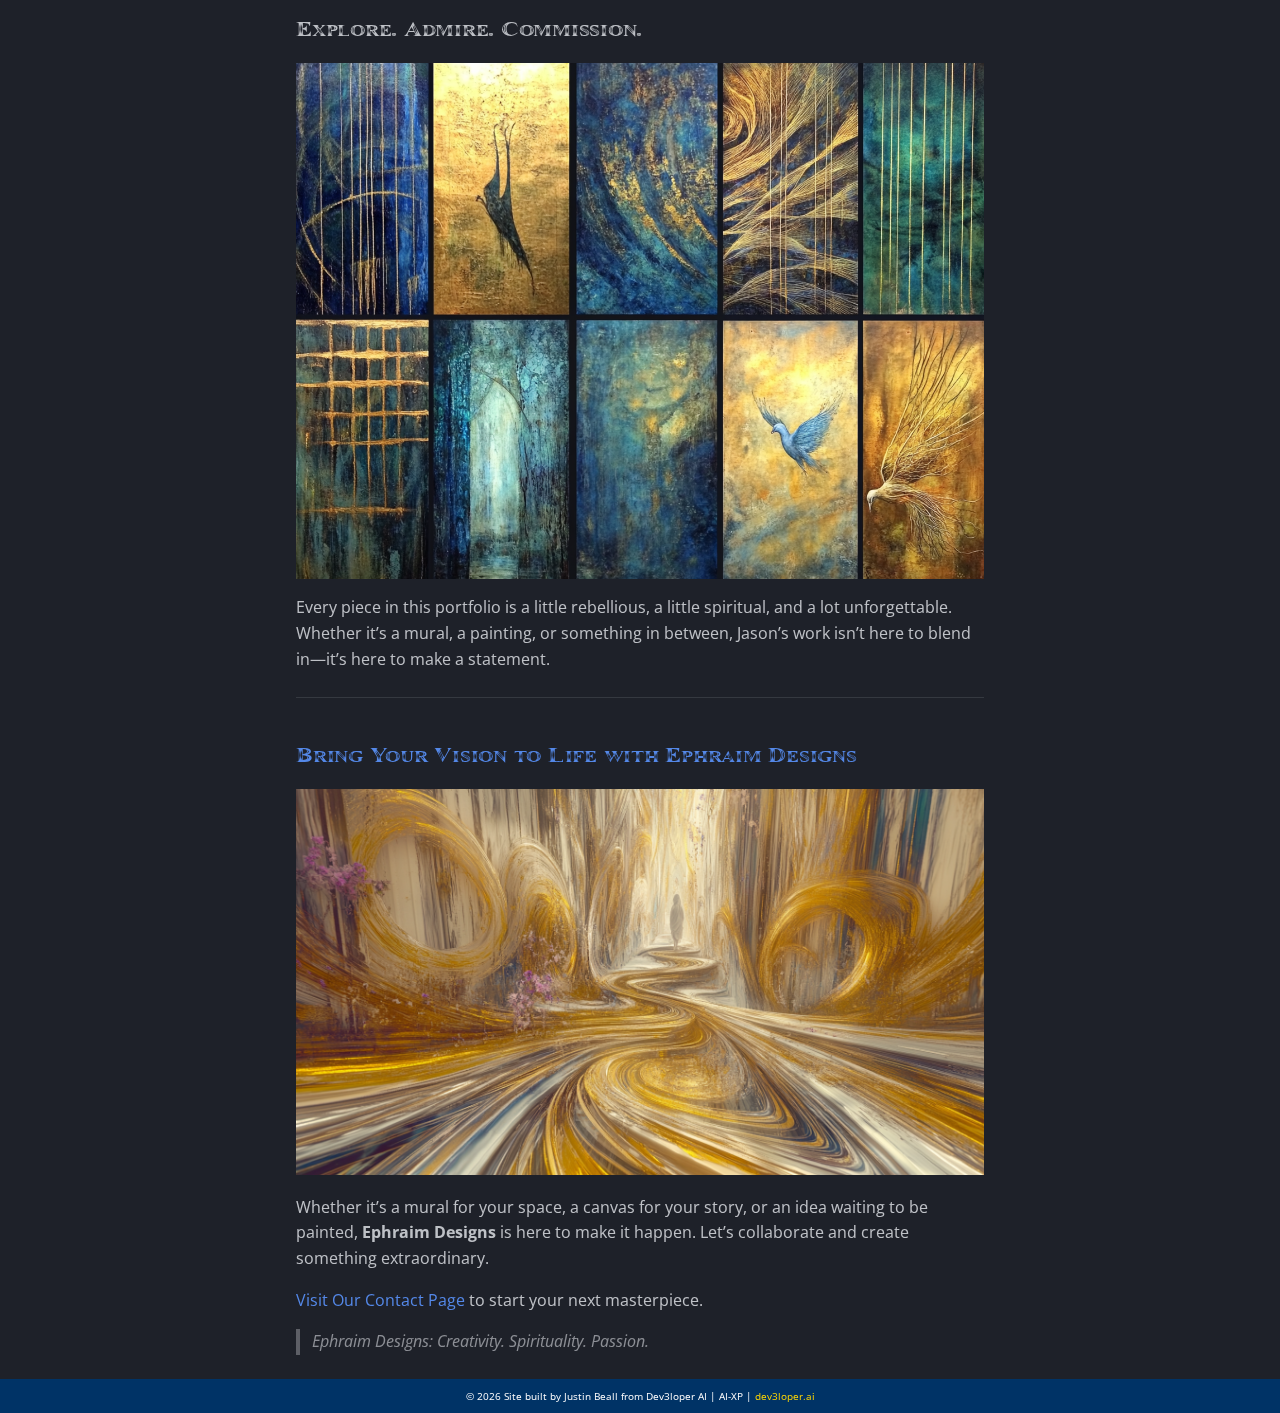
<file: portfolio/index.html>
<!doctype html><html class=no-js lang=en><meta charset=utf-8><meta content="width=device-width,initial-scale=1" name=viewport><meta content="Dive into the bold and faith-infused artistry of Ephraim Designs. From murals that roar to hot sauce labels that burn, Jason Rakich blends spiritual swagger with creative rebellion." name=description><meta content="Ephraim Designs" name=author><link href=https://dev3l.github.io/ephraim-designs/portfolio/ rel=canonical><link href=../about/ rel=prev><link href=murals/ rel=next><link href=../images/favicon.png rel=icon><meta content="mkdocs-1.6.1, mkdocs-material-9.5.46" name=generator><title>Portfolio - Ephraim Designs</title><link href=../assets/stylesheets/main.6f8fc17f.min.css rel=stylesheet><link href=../assets/stylesheets/palette.06af60db.min.css rel=stylesheet><link crossorigin href=https://fonts.gstatic.com rel=preconnect><link href="https://fonts.googleapis.com/css?family=Open+Sans:300,300i,400,400i,700,700i%7CRoboto+Mono:400,400i,700,700i&display=fallback" rel=stylesheet><style>:root{--md-text-font:"Open Sans";--md-code-font:"Roboto Mono"}</style><link href=../stylesheets/extra.css rel=stylesheet><script>__md_scope=new URL("..",location),__md_hash=e=>[...e].reduce(((e,_)=>(e<<5)-e+_.charCodeAt(0)),0),__md_get=(e,_=localStorage,t=__md_scope)=>JSON.parse(_.getItem(t.pathname+"."+e)),__md_set=(e,_,t=localStorage,a=__md_scope)=>{try{t.setItem(a.pathname+"."+e,JSON.stringify(_))}catch(e){}}</script><meta content=Overview name=title><link href=https://cdnjs.cloudflare.com/ajax/libs/font-awesome/6.4.2/css/all.min.css rel=stylesheet><meta content="Ephraim Designs portfolio murals and paintings live art and events creative faith-based art Jason Rakich art" name=keywords><meta content=website property=og:type><meta content=https://dev3l.github.io/ephraim-designs/portfolio property=og:url><meta content=Overview property=og:title><meta content="Dive into the bold and faith-infused artistry of Ephraim Designs. From murals that roar to hot sauce labels that burn, Jason Rakich blends spiritual swagger with creative rebellion." property=og:description><meta content=../images/portfolio/portfolio-landing-hero.png property=og:image><meta content=summary_large_image property=twitter:card><meta content=https://dev3l.github.io/ephraim-designs/portfolio property=twitter:url><meta content=Overview property=twitter:title><meta content="Dive into the bold and faith-infused artistry of Ephraim Designs. From murals that roar to hot sauce labels that burn, Jason Rakich blends spiritual swagger with creative rebellion." property=twitter:description><meta content=../images/portfolio/portfolio-landing-hero.png property=twitter:image><script type=application/ld+json>{"@context": "https://schema.org", "@type": "Article", "headline": "Overview", "image": ["../images/portfolio/portfolio-landing-hero.png"], "datePublished": "2024-11-29 18:58:07 -0500", "dateModified": "2024-11-29 20:22:33 -0500", "author": [{"@type": "Organization", "name": "Ultralytics", "url": "https://ultralytics.com/"}], "abstract": "Dive into the bold and faith-infused artistry of Ephraim Designs. From murals that roar to hot sauce labels that burn, Jason Rakich blends spiritual swagger with creative rebellion."}</script><body data-md-color-accent=indigo data-md-color-primary=indigo data-md-color-scheme=slate dir=ltr><input autocomplete=off class=md-toggle data-md-toggle=drawer id=__drawer type=checkbox><input autocomplete=off class=md-toggle data-md-toggle=search id=__search type=checkbox><label class=md-overlay for=__drawer></label><div data-md-component=skip><a class=md-skip href=#ephraim-designs-portfolio> Skip to content </a></div><div data-md-component=announce></div><header class="md-header md-header--shadow" data-md-component=header><nav class="md-header__inner md-grid" aria-label=Header><a aria-label="Ephraim Designs" class="md-header__button md-logo" title="Ephraim Designs" data-md-component=logo href=..> <img alt=logo src=../images/logo.png> </a><label class="md-header__button md-icon" for=__drawer><svg viewbox="0 0 24 24" xmlns=http://www.w3.org/2000/svg><path d="M3 6h18v2H3zm0 5h18v2H3zm0 5h18v2H3z"></path></svg></label><div class=md-header__title data-md-component=header-title><div class=md-header__ellipsis><div class=md-header__topic><span class=md-ellipsis> Ephraim Designs </span></div><div class=md-header__topic data-md-component=header-topic><span class=md-ellipsis> Portfolio </span></div></div></div><label class="md-header__button md-icon" for=__search><svg viewbox="0 0 24 24" xmlns=http://www.w3.org/2000/svg><path d="M9.5 3A6.5 6.5 0 0 1 16 9.5c0 1.61-.59 3.09-1.56 4.23l.27.27h.79l5 5-1.5 1.5-5-5v-.79l-.27-.27A6.52 6.52 0 0 1 9.5 16 6.5 6.5 0 0 1 3 9.5 6.5 6.5 0 0 1 9.5 3m0 2C7 5 5 7 5 9.5S7 14 9.5 14 14 12 14 9.5 12 5 9.5 5"></path></svg></label><div class=md-search data-md-component=search role=dialog><label class=md-search__overlay for=__search></label><div class=md-search__inner role=search><form class=md-search__form name=search><input aria-label=Search autocapitalize=off autocomplete=off autocorrect=off class=md-search__input data-md-component=search-query name=query placeholder=Search required spellcheck=false type=text><label class="md-search__icon md-icon" for=__search><svg viewbox="0 0 24 24" xmlns=http://www.w3.org/2000/svg><path d="M9.5 3A6.5 6.5 0 0 1 16 9.5c0 1.61-.59 3.09-1.56 4.23l.27.27h.79l5 5-1.5 1.5-5-5v-.79l-.27-.27A6.52 6.52 0 0 1 9.5 16 6.5 6.5 0 0 1 3 9.5 6.5 6.5 0 0 1 9.5 3m0 2C7 5 5 7 5 9.5S7 14 9.5 14 14 12 14 9.5 12 5 9.5 5"></path></svg> <svg viewbox="0 0 24 24" xmlns=http://www.w3.org/2000/svg><path d="M20 11v2H8l5.5 5.5-1.42 1.42L4.16 12l7.92-7.92L13.5 5.5 8 11z"></path></svg></label><nav aria-label=Search class=md-search__options><button class="md-search__icon md-icon" aria-label=Clear tabindex=-1 title=Clear type=reset><svg viewbox="0 0 24 24" xmlns=http://www.w3.org/2000/svg><path d="M19 6.41 17.59 5 12 10.59 6.41 5 5 6.41 10.59 12 5 17.59 6.41 19 12 13.41 17.59 19 19 17.59 13.41 12z"></path></svg></button></nav></form><div class=md-search__output><div class=md-search__scrollwrap data-md-scrollfix tabindex=0><div class=md-search-result data-md-component=search-result><div class=md-search-result__meta>Initializing search</div><ol class=md-search-result__list role=presentation></ol></div></div></div></div></div></nav></header><div class=md-container data-md-component=container><main class=md-main data-md-component=main><div class="md-main__inner md-grid"><div class="md-sidebar md-sidebar--primary" data-md-component=sidebar data-md-type=navigation><div class=md-sidebar__scrollwrap><div class=md-sidebar__inner><nav class="md-nav md-nav--primary" aria-label=Navigation data-md-level=0><label class=md-nav__title for=__drawer><a aria-label="Ephraim Designs" class="md-nav__button md-logo" title="Ephraim Designs" data-md-component=logo href=..> <img alt=logo src=../images/logo.png> </a> Ephraim Designs</label><ul class=md-nav__list data-md-scrollfix><li class=md-nav__item><a class=md-nav__link href=..> <span class=md-ellipsis> Home </span> </a><li class=md-nav__item><a class=md-nav__link href=../about/> <span class=md-ellipsis> About </span> </a><li class="md-nav__item md-nav__item--active md-nav__item--nested"><input class="md-nav__toggle md-toggle" checked id=__nav_3 type=checkbox> <label class=md-nav__link for=__nav_3 id=__nav_3_label tabindex=0><span class=md-ellipsis> Portfolio </span> <span class="md-nav__icon md-icon"></span></label> <nav aria-expanded=true aria-labelledby=__nav_3_label class=md-nav data-md-level=1><label class=md-nav__title for=__nav_3><span class="md-nav__icon md-icon"></span> Portfolio</label><ul class=md-nav__list data-md-scrollfix><li class="md-nav__item md-nav__item--active"><input class="md-nav__toggle md-toggle" id=__toc type=checkbox> <label class="md-nav__link md-nav__link--active" for=__toc><span class=md-ellipsis> Overview </span> <span class="md-nav__icon md-icon"></span></label> <a class="md-nav__link md-nav__link--active" href=./> <span class=md-ellipsis> Overview </span> </a> <nav aria-label="Table of contents" class="md-nav md-nav--secondary"><label class=md-nav__title for=__toc><span class="md-nav__icon md-icon"></span> Table of contents</label><ul class=md-nav__list data-md-component=toc data-md-scrollfix><li class=md-nav__item><a class=md-nav__link href=#whats-cooking-in-the-portfolio> <span class=md-ellipsis> What’s Cooking in the Portfolio </span> </a> <nav aria-label="What’s Cooking in the Portfolio" class=md-nav><ul class=md-nav__list><li class=md-nav__item><a class=md-nav__link href=#murals> <span class=md-ellipsis> Murals </span> </a><li class=md-nav__item><a class=md-nav__link href=#paintings> <span class=md-ellipsis> Paintings </span> </a><li class=md-nav__item><a class=md-nav__link href=#live-art-music> <span class=md-ellipsis> Live Art & Music </span> </a><li class=md-nav__item><a class=md-nav__link href=#other-projects> <span class=md-ellipsis> Other Projects </span> </a></ul></nav><li class=md-nav__item><a class=md-nav__link href=#highlights-to-turn-up-the-heat> <span class=md-ellipsis> Highlights to Turn Up the Heat </span> </a><li class=md-nav__item><a class=md-nav__link href=#explore-admire-commission> <span class=md-ellipsis> Explore. Admire. Commission. </span> </a><li class=md-nav__item><a class=md-nav__link href=#bring-your-vision-to-life-with-ephraim-designs> <span class=md-ellipsis> Bring Your Vision to Life with Ephraim Designs </span> </a></ul></nav><li class=md-nav__item><a class=md-nav__link href=murals/> <span class=md-ellipsis> Murals </span> </a><li class=md-nav__item><a class=md-nav__link href=paintings/> <span class=md-ellipsis> Paintings </span> </a><li class=md-nav__item><a class=md-nav__link href=live-art/> <span class=md-ellipsis> Live Art & Music </span> </a><li class=md-nav__item><a class=md-nav__link href=other/> <span class=md-ellipsis> Other Projects </span> </a></ul></nav><li class=md-nav__item><a class=md-nav__link href=../services/> <span class=md-ellipsis> Services </span> </a><li class=md-nav__item><a class=md-nav__link href=../contact/> <span class=md-ellipsis> Contact </span> </a></ul></nav></div></div></div><div class="md-sidebar md-sidebar--secondary" data-md-component=sidebar data-md-type=toc><div class=md-sidebar__scrollwrap><div class=md-sidebar__inner><nav aria-label="Table of contents" class="md-nav md-nav--secondary"><label class=md-nav__title for=__toc><span class="md-nav__icon md-icon"></span> Table of contents</label><ul class=md-nav__list data-md-component=toc data-md-scrollfix><li class=md-nav__item><a class=md-nav__link href=#whats-cooking-in-the-portfolio> <span class=md-ellipsis> What’s Cooking in the Portfolio </span> </a> <nav aria-label="What’s Cooking in the Portfolio" class=md-nav><ul class=md-nav__list><li class=md-nav__item><a class=md-nav__link href=#murals> <span class=md-ellipsis> Murals </span> </a><li class=md-nav__item><a class=md-nav__link href=#paintings> <span class=md-ellipsis> Paintings </span> </a><li class=md-nav__item><a class=md-nav__link href=#live-art-music> <span class=md-ellipsis> Live Art & Music </span> </a><li class=md-nav__item><a class=md-nav__link href=#other-projects> <span class=md-ellipsis> Other Projects </span> </a></ul></nav><li class=md-nav__item><a class=md-nav__link href=#highlights-to-turn-up-the-heat> <span class=md-ellipsis> Highlights to Turn Up the Heat </span> </a><li class=md-nav__item><a class=md-nav__link href=#explore-admire-commission> <span class=md-ellipsis> Explore. Admire. Commission. </span> </a><li class=md-nav__item><a class=md-nav__link href=#bring-your-vision-to-life-with-ephraim-designs> <span class=md-ellipsis> Bring Your Vision to Life with Ephraim Designs </span> </a></ul></nav></div></div></div><div class=md-content data-md-component=content><article class="md-content__inner md-typeset"><h1 id=ephraim-designs-portfolio>Ephraim Designs Portfolio<a title="Permanent link" class=headerlink href=#ephraim-designs-portfolio>¶</a></h1><p><img alt="A collage of murals, paintings, and live art by Ephraim Designs, showcasing bold creativity and spiritual depth" src=../images/portfolio/portfolio-landing-hero.png style=aspect-ratio:16/9;width:100%;max-width:900px;margin:auto;display:block><p>Welcome to the <strong>Ephraim Designs Portfolio</strong>—where divine inspiration meets a shot of creative adrenaline. These aren’t just projects; they’re stories that leap off the wall, hum through guitar strings, and even make your taste buds do a double take. Let’s dive into the sauce, shall we?<hr><h2 id=whats-cooking-in-the-portfolio><strong>What’s Cooking in the Portfolio</strong><a title="Permanent link" class=headerlink href=#whats-cooking-in-the-portfolio>¶</a></h2><h3 id=murals><strong><a href=murals/>Murals</a></strong><a title="Permanent link" class=headerlink href=#murals>¶</a></h3><p>Walls that speak louder than words. Explore Jason’s large-scale works blending faith, community, and an unapologetic dash of rebellion.<hr><h3 id=paintings><strong><a href=paintings/>Paintings</a></strong><a title="Permanent link" class=headerlink href=#paintings>¶</a></h3><p>Abstracts and narratives that demand a second look. Think layered textures, radiant colors, and just enough edge to keep things interesting.<hr><h3 id=live-art-music><strong><a href=live-art/>Live Art & Music</a></strong><a title="Permanent link" class=headerlink href=#live-art-music>¶</a></h3><p>Creativity in motion. From live painting to musical performances, Jason’s art doesn’t just sit there—it moves you.<hr><h3 id=other-projects><strong><a href=other/>Other Projects</a></strong><a title="Permanent link" class=headerlink href=#other-projects>¶</a></h3><p>Hot sauce labels, quirky commissions, and the experimental edge that keeps Jason’s work fresh. This is where creativity runs wild.<hr><h2 id=highlights-to-turn-up-the-heat><strong>Highlights to Turn Up the Heat</strong><a title="Permanent link" class=headerlink href=#highlights-to-turn-up-the-heat>¶</a></h2><p><strong>Flamingo Jack’s Food Truck Mural</strong><p><img alt="A vibrant and dynamic food truck mural by Jason Rakich, featuring tropical themes and bold, playful designs" src=../images/jason-art/jason-mural-flamingo-jacks.jpg style=aspect-ratio:3/4;width:100%;max-width:600px;margin:auto;display:block><p>A tropical explosion of humor and color that turns heads (and maybe earns extra tips).<p><strong>Obie One Kanibbie Mural</strong><p>A Jedi cat with enough swagger to take on the Empire—and make you smile while doing it.<p><strong>Wayne Center for the Arts Exhibition</strong><p><img alt="Jason Rakich presenting his diverse paintings at the Wayne Center for the Arts Exhibition, with bold colors and narrative-driven designs on display" src=../images/jason-art/jason-wayne-center-showing.jpg style=aspect-ratio:4/3;width:100%;max-width:800px;margin:auto;display:block><p>Abstract art that channels renewal and spirituality, glowing like a sunrise after a storm.<p><strong>Jdizzle Drizzle Sauce Line</strong><p>Hot sauce with bold flavors and even bolder labels—because art isn’t just for walls.<hr><h2 id=explore-admire-commission><strong>Explore. Admire. Commission.</strong><a title="Permanent link" class=headerlink href=#explore-admire-commission>¶</a></h2><p><img alt="A grid view of various projects including murals, paintings, and live events by Ephraim Designs" src=../images/portfolio/portfolio-grid.png style=aspect-ratio:4/3;width:100%;max-width:800px;margin:auto;display:block><p>Every piece in this portfolio is a little rebellious, a little spiritual, and a lot unforgettable. Whether it’s a mural, a painting, or something in between, Jason’s work isn’t here to blend in—it’s here to make a statement.<hr><h2 id=bring-your-vision-to-life-with-ephraim-designs><strong><a href=../contact/>Bring Your Vision to Life with Ephraim Designs</a></strong><a title="Permanent link" class=headerlink href=#bring-your-vision-to-life-with-ephraim-designs>¶</a></h2><p><img alt="A radiant artistic pathway symbolizing creativity and connection with Ephraim Designs" style="width:100%;max-width:800px;margin:auto auto 20px;display:block" src=../images/cta-creativity-path.png><p>Whether it’s a mural for your space, a canvas for your story, or an idea waiting to be painted, <strong>Ephraim Designs</strong> is here to make it happen. Let’s collaborate and create something extraordinary.<p><a href=../contact/>Visit Our Contact Page</a> to start your next masterpiece.<blockquote><p><em>Ephraim Designs: Creativity. Spirituality. Passion.</em></blockquote><div class=share-buttons><button class="share-button hover-item" onclick="window.open('https://twitter.com/intent/tweet?url=https://dev3l.github.io/ephraim-designs/portfolio', 'TwitterShare', 'width=550,height=680,menubar=no,toolbar=no'); return false;"><i class="fa-brands fa-x-twitter"></i> Tweet</button><button class="share-button hover-item linkedin" onclick="window.open('https://www.linkedin.com/shareArticle?url=https://dev3l.github.io/ephraim-designs/portfolio', 'LinkedinShare', 'width=550,height=730,menubar=no,toolbar=no'); return false;"><i class="fa-brands fa-linkedin-in"></i> Share</button></div></article></div><script>var target=document.getElementById(location.hash.slice(1));target&&target.name&&(target.checked=target.name.startsWith("__tabbed_"))</script></div></main><footer class=md-footer><div class="md-footer-meta md-typeset"><div class="md-footer-meta__inner md-grid"><div class=md-copyright>Made with <a href=https://squidfunk.github.io/mkdocs-material/ rel=noopener target=_blank> Material for MkDocs </a></div></div></div></footer></div><div class=md-dialog data-md-component=dialog><div class="md-dialog__inner md-typeset"></div></div><script id=__config type=application/json>{"base": "..", "features": [], "search": "../assets/javascripts/workers/search.6ce7567c.min.js", "translations": {"clipboard.copied": "Copied to clipboard", "clipboard.copy": "Copy to clipboard", "search.result.more.one": "1 more on this page", "search.result.more.other": "# more on this page", "search.result.none": "No matching documents", "search.result.one": "1 matching document", "search.result.other": "# matching documents", "search.result.placeholder": "Type to start searching", "search.result.term.missing": "Missing", "select.version": "Select version"}}</script><script src=../assets/javascripts/bundle.83f73b43.min.js></script><script src=../overrides/footer.js></script>
</file>
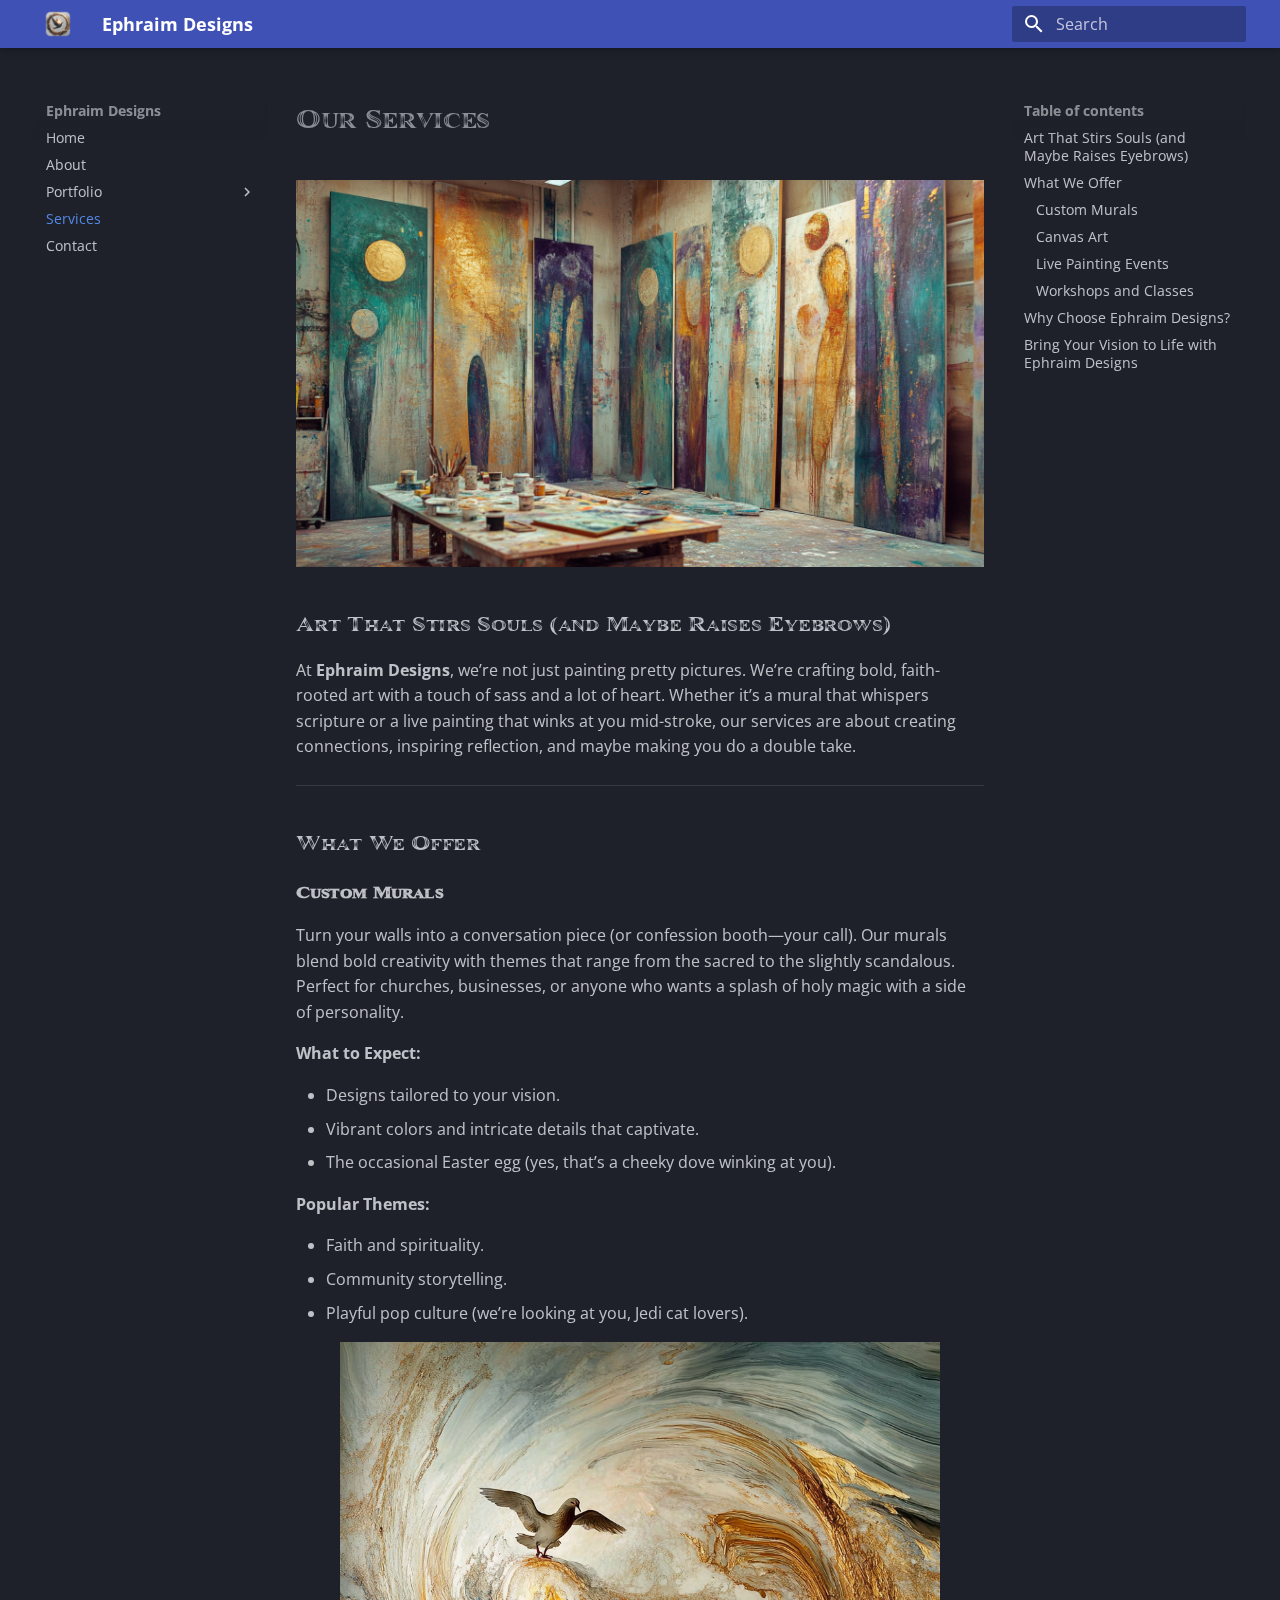
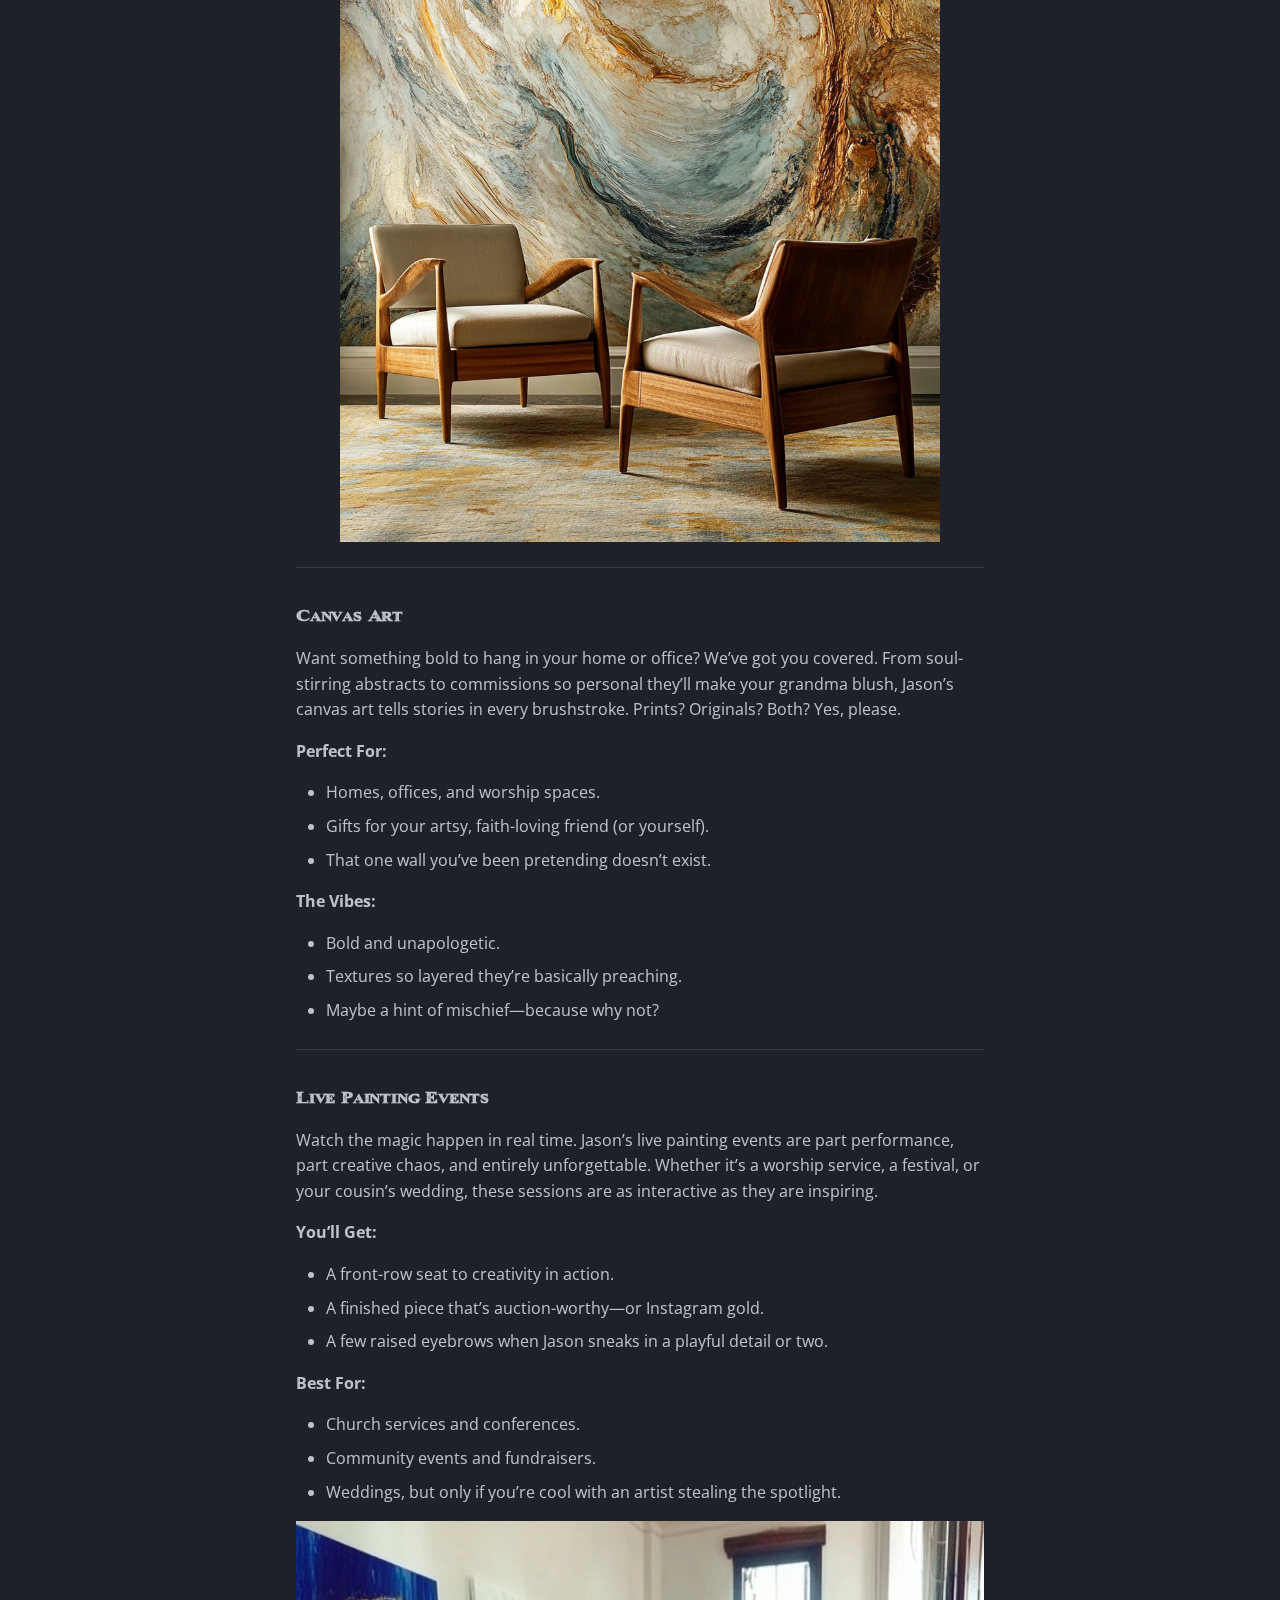
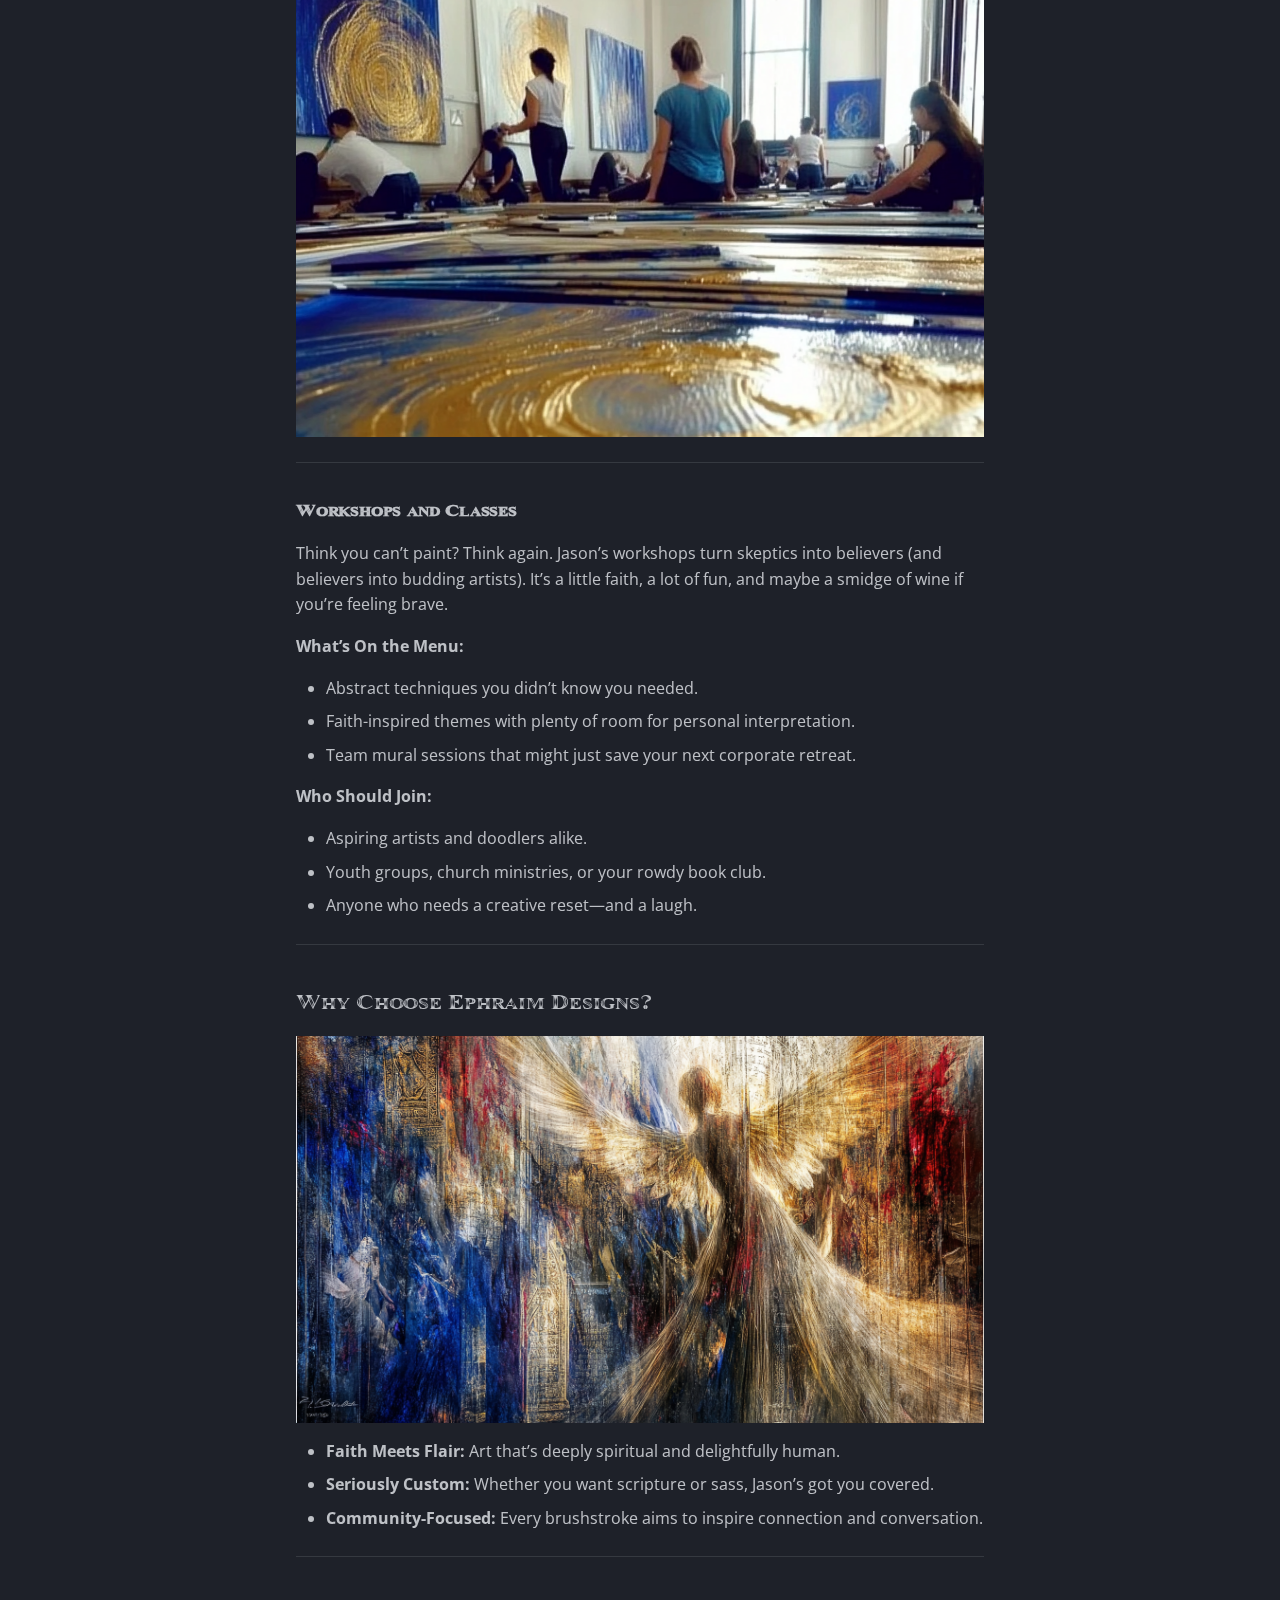
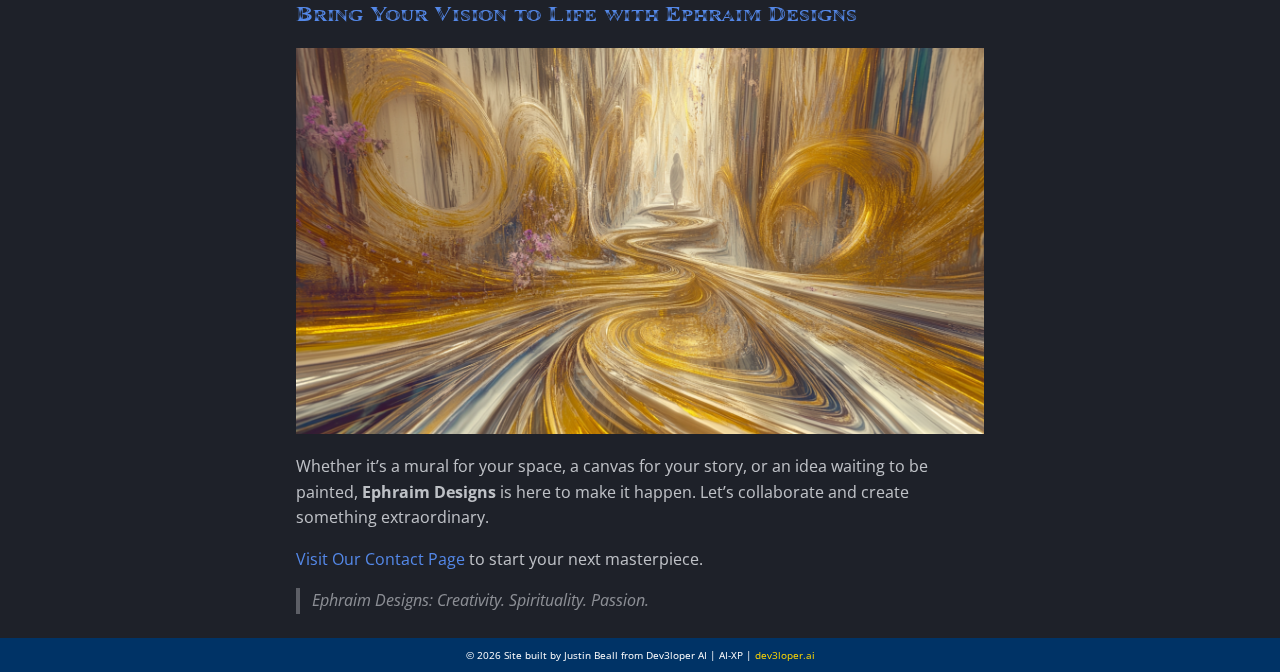
<file: services/index.html>
<!doctype html><html class=no-js lang=en><meta charset=utf-8><meta content="width=device-width,initial-scale=1" name=viewport><meta content="From murals that whisper scripture to live painting with a wink, discover the playful, faith-infused artistry of Ephraim Designs. We create art that stirs souls and raises eyebrows in Wooster, Ohio." name=description><meta content="Ephraim Designs" name=author><link href=https://dev3l.github.io/ephraim-designs/services/ rel=canonical><link href=../portfolio/other/ rel=prev><link href=../contact/ rel=next><link href=../images/favicon.png rel=icon><meta content="mkdocs-1.6.1, mkdocs-material-9.5.46" name=generator><title>Our Services - Ephraim Designs</title><link href=../assets/stylesheets/main.6f8fc17f.min.css rel=stylesheet><link href=../assets/stylesheets/palette.06af60db.min.css rel=stylesheet><link crossorigin href=https://fonts.gstatic.com rel=preconnect><link href="https://fonts.googleapis.com/css?family=Open+Sans:300,300i,400,400i,700,700i%7CRoboto+Mono:400,400i,700,700i&display=fallback" rel=stylesheet><style>:root{--md-text-font:"Open Sans";--md-code-font:"Roboto Mono"}</style><link href=../stylesheets/extra.css rel=stylesheet><script>__md_scope=new URL("..",location),__md_hash=e=>[...e].reduce(((e,_)=>(e<<5)-e+_.charCodeAt(0)),0),__md_get=(e,_=localStorage,t=__md_scope)=>JSON.parse(_.getItem(t.pathname+"."+e)),__md_set=(e,_,t=localStorage,a=__md_scope)=>{try{t.setItem(a.pathname+"."+e,JSON.stringify(_))}catch(e){}}</script><meta content=Services name=title><link href=https://cdnjs.cloudflare.com/ajax/libs/font-awesome/6.4.2/css/all.min.css rel=stylesheet><meta content="custom murals Ohio live painting events abstract art commissions faith-inspired art services workshops and art classes Jason Rakich art" name=keywords><meta content=website property=og:type><meta content=https://dev3l.github.io/ephraim-designs/services property=og:url><meta content=Services property=og:title><meta content="From murals that whisper scripture to live painting with a wink, discover the playful, faith-infused artistry of Ephraim Designs. We create art that stirs souls and raises eyebrows in Wooster, Ohio." property=og:description><meta content=../images/services/mural-art-studio.png property=og:image><meta content=summary_large_image property=twitter:card><meta content=https://dev3l.github.io/ephraim-designs/services property=twitter:url><meta content=Services property=twitter:title><meta content="From murals that whisper scripture to live painting with a wink, discover the playful, faith-infused artistry of Ephraim Designs. We create art that stirs souls and raises eyebrows in Wooster, Ohio." property=twitter:description><meta content=../images/services/mural-art-studio.png property=twitter:image><script type=application/ld+json>{"@context": "https://schema.org", "@type": "Article", "headline": "Services", "image": ["../images/services/mural-art-studio.png"], "datePublished": "2024-11-28 14:37:49 -0500", "dateModified": "2024-11-29 19:26:00 -0500", "author": [{"@type": "Organization", "name": "Ultralytics", "url": "https://ultralytics.com/"}], "abstract": "From murals that whisper scripture to live painting with a wink, discover the playful, faith-infused artistry of Ephraim Designs. We create art that stirs souls and raises eyebrows in Wooster, Ohio."}</script><body data-md-color-accent=indigo data-md-color-primary=indigo data-md-color-scheme=slate dir=ltr><input autocomplete=off class=md-toggle data-md-toggle=drawer id=__drawer type=checkbox><input autocomplete=off class=md-toggle data-md-toggle=search id=__search type=checkbox><label class=md-overlay for=__drawer></label><div data-md-component=skip><a class=md-skip href=#our-services> Skip to content </a></div><div data-md-component=announce></div><header class="md-header md-header--shadow" data-md-component=header><nav class="md-header__inner md-grid" aria-label=Header><a aria-label="Ephraim Designs" class="md-header__button md-logo" title="Ephraim Designs" data-md-component=logo href=..> <img alt=logo src=../images/logo.png> </a><label class="md-header__button md-icon" for=__drawer><svg viewbox="0 0 24 24" xmlns=http://www.w3.org/2000/svg><path d="M3 6h18v2H3zm0 5h18v2H3zm0 5h18v2H3z"></path></svg></label><div class=md-header__title data-md-component=header-title><div class=md-header__ellipsis><div class=md-header__topic><span class=md-ellipsis> Ephraim Designs </span></div><div class=md-header__topic data-md-component=header-topic><span class=md-ellipsis> Our Services </span></div></div></div><label class="md-header__button md-icon" for=__search><svg viewbox="0 0 24 24" xmlns=http://www.w3.org/2000/svg><path d="M9.5 3A6.5 6.5 0 0 1 16 9.5c0 1.61-.59 3.09-1.56 4.23l.27.27h.79l5 5-1.5 1.5-5-5v-.79l-.27-.27A6.52 6.52 0 0 1 9.5 16 6.5 6.5 0 0 1 3 9.5 6.5 6.5 0 0 1 9.5 3m0 2C7 5 5 7 5 9.5S7 14 9.5 14 14 12 14 9.5 12 5 9.5 5"></path></svg></label><div class=md-search data-md-component=search role=dialog><label class=md-search__overlay for=__search></label><div class=md-search__inner role=search><form class=md-search__form name=search><input aria-label=Search autocapitalize=off autocomplete=off autocorrect=off class=md-search__input data-md-component=search-query name=query placeholder=Search required spellcheck=false type=text><label class="md-search__icon md-icon" for=__search><svg viewbox="0 0 24 24" xmlns=http://www.w3.org/2000/svg><path d="M9.5 3A6.5 6.5 0 0 1 16 9.5c0 1.61-.59 3.09-1.56 4.23l.27.27h.79l5 5-1.5 1.5-5-5v-.79l-.27-.27A6.52 6.52 0 0 1 9.5 16 6.5 6.5 0 0 1 3 9.5 6.5 6.5 0 0 1 9.5 3m0 2C7 5 5 7 5 9.5S7 14 9.5 14 14 12 14 9.5 12 5 9.5 5"></path></svg> <svg viewbox="0 0 24 24" xmlns=http://www.w3.org/2000/svg><path d="M20 11v2H8l5.5 5.5-1.42 1.42L4.16 12l7.92-7.92L13.5 5.5 8 11z"></path></svg></label><nav aria-label=Search class=md-search__options><button class="md-search__icon md-icon" aria-label=Clear tabindex=-1 title=Clear type=reset><svg viewbox="0 0 24 24" xmlns=http://www.w3.org/2000/svg><path d="M19 6.41 17.59 5 12 10.59 6.41 5 5 6.41 10.59 12 5 17.59 6.41 19 12 13.41 17.59 19 19 17.59 13.41 12z"></path></svg></button></nav></form><div class=md-search__output><div class=md-search__scrollwrap data-md-scrollfix tabindex=0><div class=md-search-result data-md-component=search-result><div class=md-search-result__meta>Initializing search</div><ol class=md-search-result__list role=presentation></ol></div></div></div></div></div></nav></header><div class=md-container data-md-component=container><main class=md-main data-md-component=main><div class="md-main__inner md-grid"><div class="md-sidebar md-sidebar--primary" data-md-component=sidebar data-md-type=navigation><div class=md-sidebar__scrollwrap><div class=md-sidebar__inner><nav class="md-nav md-nav--primary" aria-label=Navigation data-md-level=0><label class=md-nav__title for=__drawer><a aria-label="Ephraim Designs" class="md-nav__button md-logo" title="Ephraim Designs" data-md-component=logo href=..> <img alt=logo src=../images/logo.png> </a> Ephraim Designs</label><ul class=md-nav__list data-md-scrollfix><li class=md-nav__item><a class=md-nav__link href=..> <span class=md-ellipsis> Home </span> </a><li class=md-nav__item><a class=md-nav__link href=../about/> <span class=md-ellipsis> About </span> </a><li class="md-nav__item md-nav__item--nested"><input class="md-nav__toggle md-toggle" id=__nav_3 type=checkbox> <label class=md-nav__link for=__nav_3 id=__nav_3_label tabindex=0><span class=md-ellipsis> Portfolio </span> <span class="md-nav__icon md-icon"></span></label> <nav aria-expanded=false aria-labelledby=__nav_3_label class=md-nav data-md-level=1><label class=md-nav__title for=__nav_3><span class="md-nav__icon md-icon"></span> Portfolio</label><ul class=md-nav__list data-md-scrollfix><li class=md-nav__item><a class=md-nav__link href=../portfolio/> <span class=md-ellipsis> Overview </span> </a><li class=md-nav__item><a class=md-nav__link href=../portfolio/murals/> <span class=md-ellipsis> Murals </span> </a><li class=md-nav__item><a class=md-nav__link href=../portfolio/paintings/> <span class=md-ellipsis> Paintings </span> </a><li class=md-nav__item><a class=md-nav__link href=../portfolio/live-art/> <span class=md-ellipsis> Live Art & Music </span> </a><li class=md-nav__item><a class=md-nav__link href=../portfolio/other/> <span class=md-ellipsis> Other Projects </span> </a></ul></nav><li class="md-nav__item md-nav__item--active"><input class="md-nav__toggle md-toggle" id=__toc type=checkbox> <label class="md-nav__link md-nav__link--active" for=__toc><span class=md-ellipsis> Services </span> <span class="md-nav__icon md-icon"></span></label> <a class="md-nav__link md-nav__link--active" href=./> <span class=md-ellipsis> Services </span> </a> <nav aria-label="Table of contents" class="md-nav md-nav--secondary"><label class=md-nav__title for=__toc><span class="md-nav__icon md-icon"></span> Table of contents</label><ul class=md-nav__list data-md-component=toc data-md-scrollfix><li class=md-nav__item><a class=md-nav__link href=#art-that-stirs-souls-and-maybe-raises-eyebrows> <span class=md-ellipsis> Art That Stirs Souls (and Maybe Raises Eyebrows) </span> </a><li class=md-nav__item><a class=md-nav__link href=#what-we-offer> <span class=md-ellipsis> What We Offer </span> </a> <nav aria-label="What We Offer" class=md-nav><ul class=md-nav__list><li class=md-nav__item><a class=md-nav__link href=#custom-murals> <span class=md-ellipsis> Custom Murals </span> </a><li class=md-nav__item><a class=md-nav__link href=#canvas-art> <span class=md-ellipsis> Canvas Art </span> </a><li class=md-nav__item><a class=md-nav__link href=#live-painting-events> <span class=md-ellipsis> Live Painting Events </span> </a><li class=md-nav__item><a class=md-nav__link href=#workshops-and-classes> <span class=md-ellipsis> Workshops and Classes </span> </a></ul></nav><li class=md-nav__item><a class=md-nav__link href=#why-choose-ephraim-designs> <span class=md-ellipsis> Why Choose Ephraim Designs? </span> </a><li class=md-nav__item><a class=md-nav__link href=#bring-your-vision-to-life-with-ephraim-designs> <span class=md-ellipsis> Bring Your Vision to Life with Ephraim Designs </span> </a></ul></nav><li class=md-nav__item><a class=md-nav__link href=../contact/> <span class=md-ellipsis> Contact </span> </a></ul></nav></div></div></div><div class="md-sidebar md-sidebar--secondary" data-md-component=sidebar data-md-type=toc><div class=md-sidebar__scrollwrap><div class=md-sidebar__inner><nav aria-label="Table of contents" class="md-nav md-nav--secondary"><label class=md-nav__title for=__toc><span class="md-nav__icon md-icon"></span> Table of contents</label><ul class=md-nav__list data-md-component=toc data-md-scrollfix><li class=md-nav__item><a class=md-nav__link href=#art-that-stirs-souls-and-maybe-raises-eyebrows> <span class=md-ellipsis> Art That Stirs Souls (and Maybe Raises Eyebrows) </span> </a><li class=md-nav__item><a class=md-nav__link href=#what-we-offer> <span class=md-ellipsis> What We Offer </span> </a> <nav aria-label="What We Offer" class=md-nav><ul class=md-nav__list><li class=md-nav__item><a class=md-nav__link href=#custom-murals> <span class=md-ellipsis> Custom Murals </span> </a><li class=md-nav__item><a class=md-nav__link href=#canvas-art> <span class=md-ellipsis> Canvas Art </span> </a><li class=md-nav__item><a class=md-nav__link href=#live-painting-events> <span class=md-ellipsis> Live Painting Events </span> </a><li class=md-nav__item><a class=md-nav__link href=#workshops-and-classes> <span class=md-ellipsis> Workshops and Classes </span> </a></ul></nav><li class=md-nav__item><a class=md-nav__link href=#why-choose-ephraim-designs> <span class=md-ellipsis> Why Choose Ephraim Designs? </span> </a><li class=md-nav__item><a class=md-nav__link href=#bring-your-vision-to-life-with-ephraim-designs> <span class=md-ellipsis> Bring Your Vision to Life with Ephraim Designs </span> </a></ul></nav></div></div></div><div class=md-content data-md-component=content><article class="md-content__inner md-typeset"><h1 id=our-services>Our Services<a title="Permanent link" class=headerlink href=#our-services>¶</a></h1><p><img alt="An artist's studio with murals in progress, brushes, and a vibrant color palette" src=../images/services/mural-art-studio.png style=aspect-ratio:16/9;width:100%;max-width:900px;margin:auto;display:block><h2 id=art-that-stirs-souls-and-maybe-raises-eyebrows>Art That Stirs Souls (and Maybe Raises Eyebrows)<a title="Permanent link" class=headerlink href=#art-that-stirs-souls-and-maybe-raises-eyebrows>¶</a></h2><p>At <strong>Ephraim Designs</strong>, we’re not just painting pretty pictures. We’re crafting bold, faith-rooted art with a touch of sass and a lot of heart. Whether it’s a mural that whispers scripture or a live painting that winks at you mid-stroke, our services are about creating connections, inspiring reflection, and maybe making you do a double take.<hr><h2 id=what-we-offer>What We Offer<a title="Permanent link" class=headerlink href=#what-we-offer>¶</a></h2><h3 id=custom-murals><strong>Custom Murals</strong><a title="Permanent link" class=headerlink href=#custom-murals>¶</a></h3><p>Turn your walls into a conversation piece (or confession booth—your call). Our murals blend bold creativity with themes that range from the sacred to the slightly scandalous. Perfect for churches, businesses, or anyone who wants a splash of holy magic with a side of personality.<p><strong>What to Expect:</strong><ul><li>Designs tailored to your vision.<li>Vibrant colors and intricate details that captivate.<li>The occasional Easter egg (yes, that’s a cheeky dove winking at you).</ul><p><strong>Popular Themes:</strong><ul><li>Faith and spirituality.<li>Community storytelling.<li>Playful pop culture (we’re looking at you, Jedi cat lovers).</ul><p><img alt="A custom mural sample featuring a vibrant abstract design with a hint of mischief" src=../images/services/custom-mural-sample.png style=aspect-ratio:3/4;width:100%;max-width:600px;margin:auto;display:block><hr><h3 id=canvas-art><strong>Canvas Art</strong><a title="Permanent link" class=headerlink href=#canvas-art>¶</a></h3><p>Want something bold to hang in your home or office? We’ve got you covered. From soul-stirring abstracts to commissions so personal they’ll make your grandma blush, Jason’s canvas art tells stories in every brushstroke. Prints? Originals? Both? Yes, please.<p><strong>Perfect For:</strong><ul><li>Homes, offices, and worship spaces.<li>Gifts for your artsy, faith-loving friend (or yourself).<li>That one wall you’ve been pretending doesn’t exist.</ul><p><strong>The Vibes:</strong><ul><li>Bold and unapologetic.<li>Textures so layered they’re basically preaching.<li>Maybe a hint of mischief—because why not?</ul><hr><h3 id=live-painting-events><strong>Live Painting Events</strong><a title="Permanent link" class=headerlink href=#live-painting-events>¶</a></h3><p>Watch the magic happen in real time. Jason’s live painting events are part performance, part creative chaos, and entirely unforgettable. Whether it’s a worship service, a festival, or your cousin’s wedding, these sessions are as interactive as they are inspiring.<p><strong>You’ll Get:</strong><ul><li>A front-row seat to creativity in action.<li>A finished piece that’s auction-worthy—or Instagram gold.<li>A few raised eyebrows when Jason sneaks in a playful detail or two.</ul><p><strong>Best For:</strong><ul><li>Church services and conferences.<li>Community events and fundraisers.<li>Weddings, but only if you’re cool with an artist stealing the spotlight.</ul><p><img alt="Participants creating bold abstract art during an engaging workshop" src=../images/services/live-art-event.png style=aspect-ratio:4/3;width:100%;max-width:800px;margin:auto;display:block><hr><h3 id=workshops-and-classes><strong>Workshops and Classes</strong><a title="Permanent link" class=headerlink href=#workshops-and-classes>¶</a></h3><p>Think you can’t paint? Think again. Jason’s workshops turn skeptics into believers (and believers into budding artists). It’s a little faith, a lot of fun, and maybe a smidge of wine if you’re feeling brave.<p><strong>What’s On the Menu:</strong><ul><li>Abstract techniques you didn’t know you needed.<li>Faith-inspired themes with plenty of room for personal interpretation.<li>Team mural sessions that might just save your next corporate retreat.</ul><p><strong>Who Should Join:</strong><ul><li>Aspiring artists and doodlers alike.<li>Youth groups, church ministries, or your rowdy book club.<li>Anyone who needs a creative reset—and a laugh.</ul><hr><h2 id=why-choose-ephraim-designs>Why Choose Ephraim Designs?<a title="Permanent link" class=headerlink href=#why-choose-ephraim-designs>¶</a></h2><p><img alt="Abstract depiction of angels and demons intertwining in a dramatic, radiant composition" src=../images/services/angels-and-demons.png style=aspect-ratio:16/9;width:100%;max-width:900px;margin:auto;display:block><ul><li><strong>Faith Meets Flair:</strong> Art that’s deeply spiritual and delightfully human.<li><strong>Seriously Custom:</strong> Whether you want scripture or sass, Jason’s got you covered.<li><strong>Community-Focused:</strong> Every brushstroke aims to inspire connection and conversation.</ul><hr><h2 id=bring-your-vision-to-life-with-ephraim-designs><strong><a href=../contact/>Bring Your Vision to Life with Ephraim Designs</a></strong><a title="Permanent link" class=headerlink href=#bring-your-vision-to-life-with-ephraim-designs>¶</a></h2><p><img alt="A radiant artistic pathway symbolizing creativity and connection with Ephraim Designs" style="width:100%;max-width:800px;margin:auto auto 20px;display:block" src=../images/cta-creativity-path.png><p>Whether it’s a mural for your space, a canvas for your story, or an idea waiting to be painted, <strong>Ephraim Designs</strong> is here to make it happen. Let’s collaborate and create something extraordinary.<p><a href=../contact/>Visit Our Contact Page</a> to start your next masterpiece.<blockquote><p><em>Ephraim Designs: Creativity. Spirituality. Passion.</em></blockquote><div class=share-buttons><button class="share-button hover-item" onclick="window.open('https://twitter.com/intent/tweet?url=https://dev3l.github.io/ephraim-designs/services', 'TwitterShare', 'width=550,height=680,menubar=no,toolbar=no'); return false;"><i class="fa-brands fa-x-twitter"></i> Tweet</button><button class="share-button hover-item linkedin" onclick="window.open('https://www.linkedin.com/shareArticle?url=https://dev3l.github.io/ephraim-designs/services', 'LinkedinShare', 'width=550,height=730,menubar=no,toolbar=no'); return false;"><i class="fa-brands fa-linkedin-in"></i> Share</button></div></article></div><script>var target=document.getElementById(location.hash.slice(1));target&&target.name&&(target.checked=target.name.startsWith("__tabbed_"))</script></div></main><footer class=md-footer><div class="md-footer-meta md-typeset"><div class="md-footer-meta__inner md-grid"><div class=md-copyright>Made with <a href=https://squidfunk.github.io/mkdocs-material/ rel=noopener target=_blank> Material for MkDocs </a></div></div></div></footer></div><div class=md-dialog data-md-component=dialog><div class="md-dialog__inner md-typeset"></div></div><script id=__config type=application/json>{"base": "..", "features": [], "search": "../assets/javascripts/workers/search.6ce7567c.min.js", "translations": {"clipboard.copied": "Copied to clipboard", "clipboard.copy": "Copy to clipboard", "search.result.more.one": "1 more on this page", "search.result.more.other": "# more on this page", "search.result.none": "No matching documents", "search.result.one": "1 matching document", "search.result.other": "# matching documents", "search.result.placeholder": "Type to start searching", "search.result.term.missing": "Missing", "select.version": "Select version"}}</script><script src=../assets/javascripts/bundle.83f73b43.min.js></script><script src=../overrides/footer.js></script>
</file>
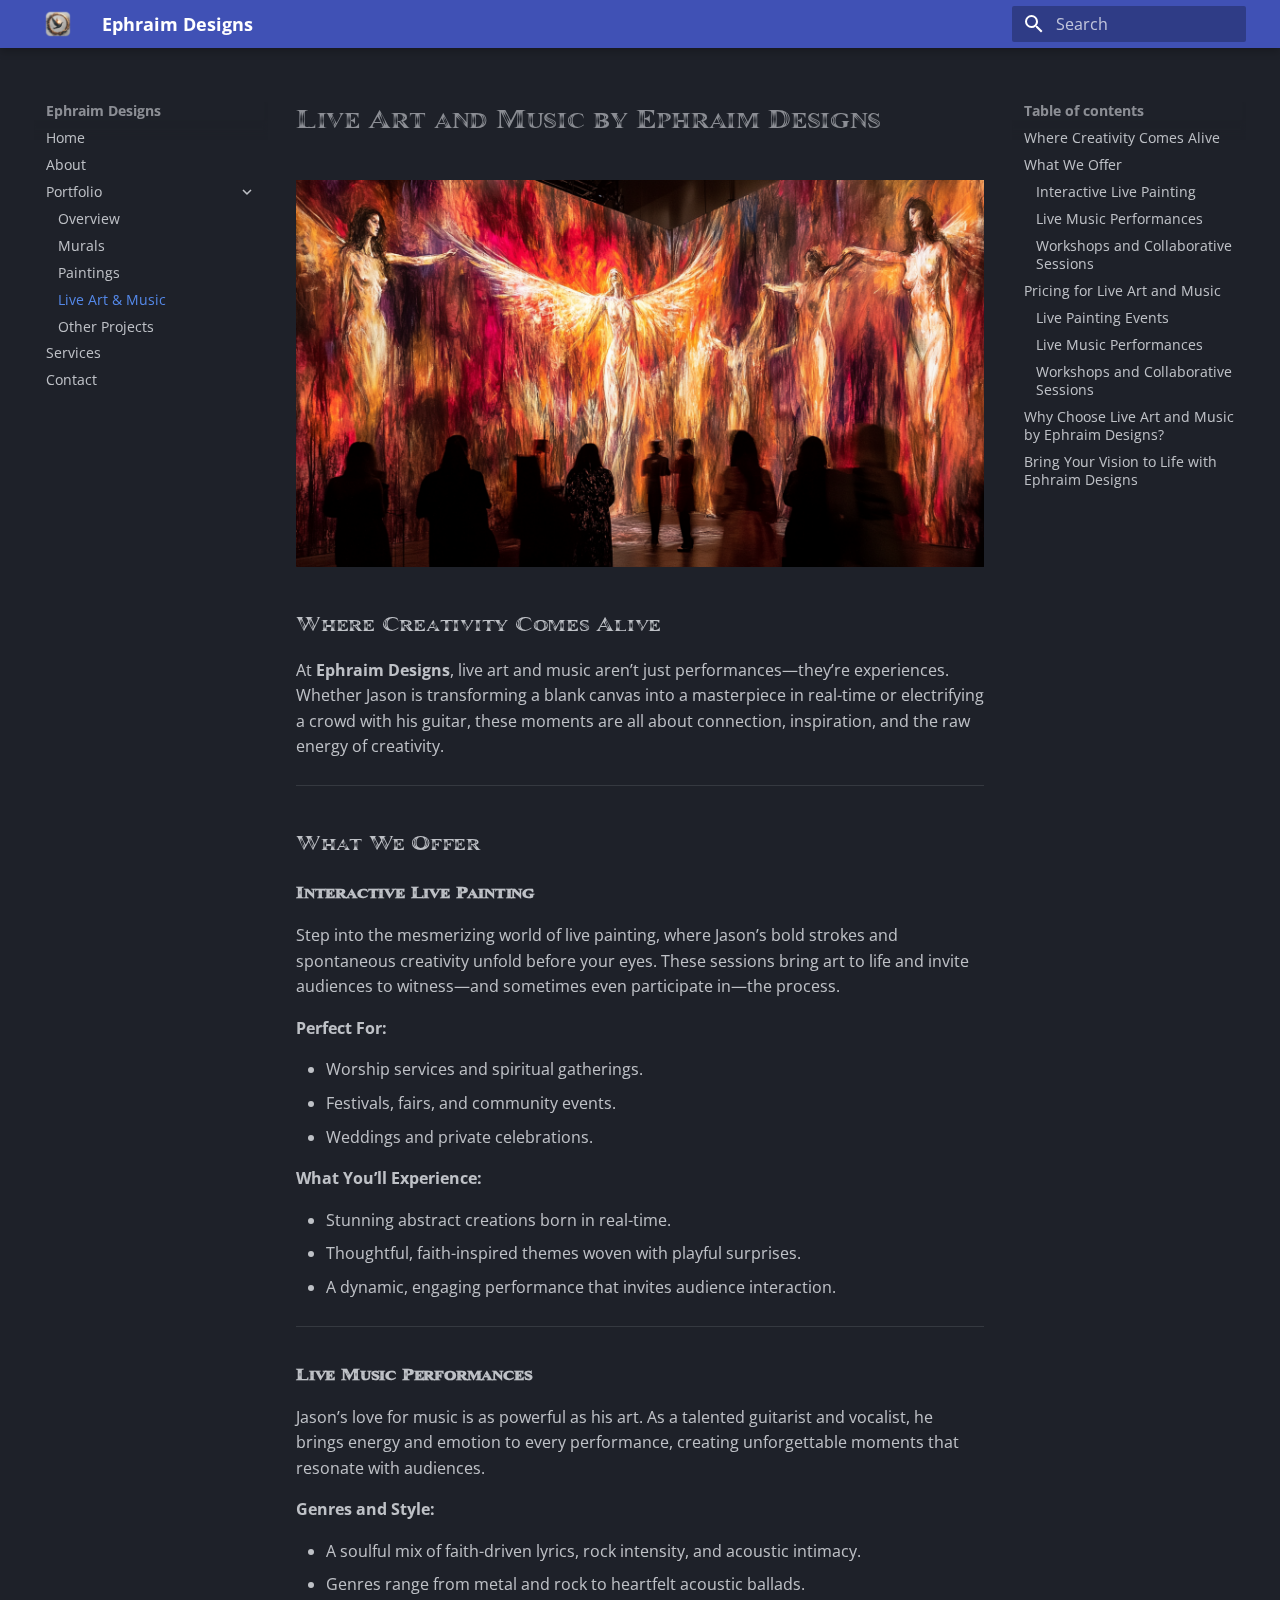
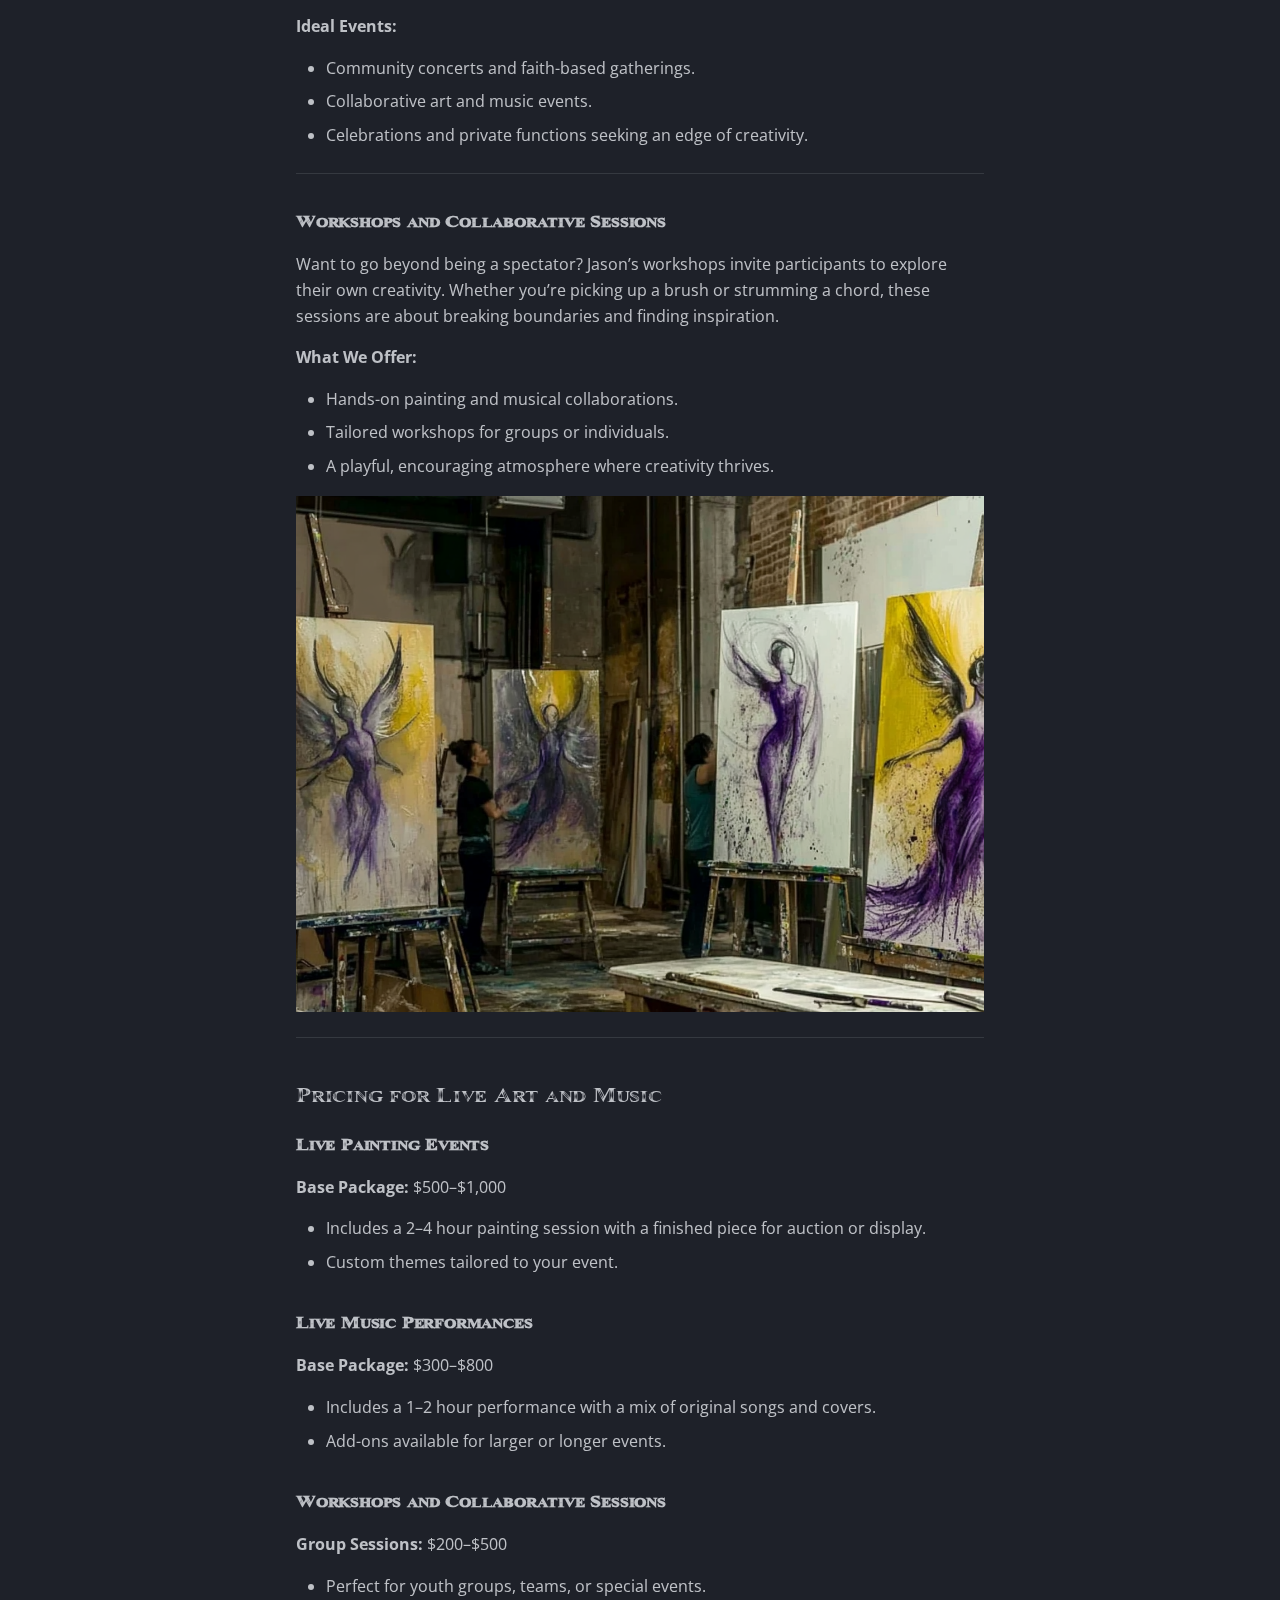
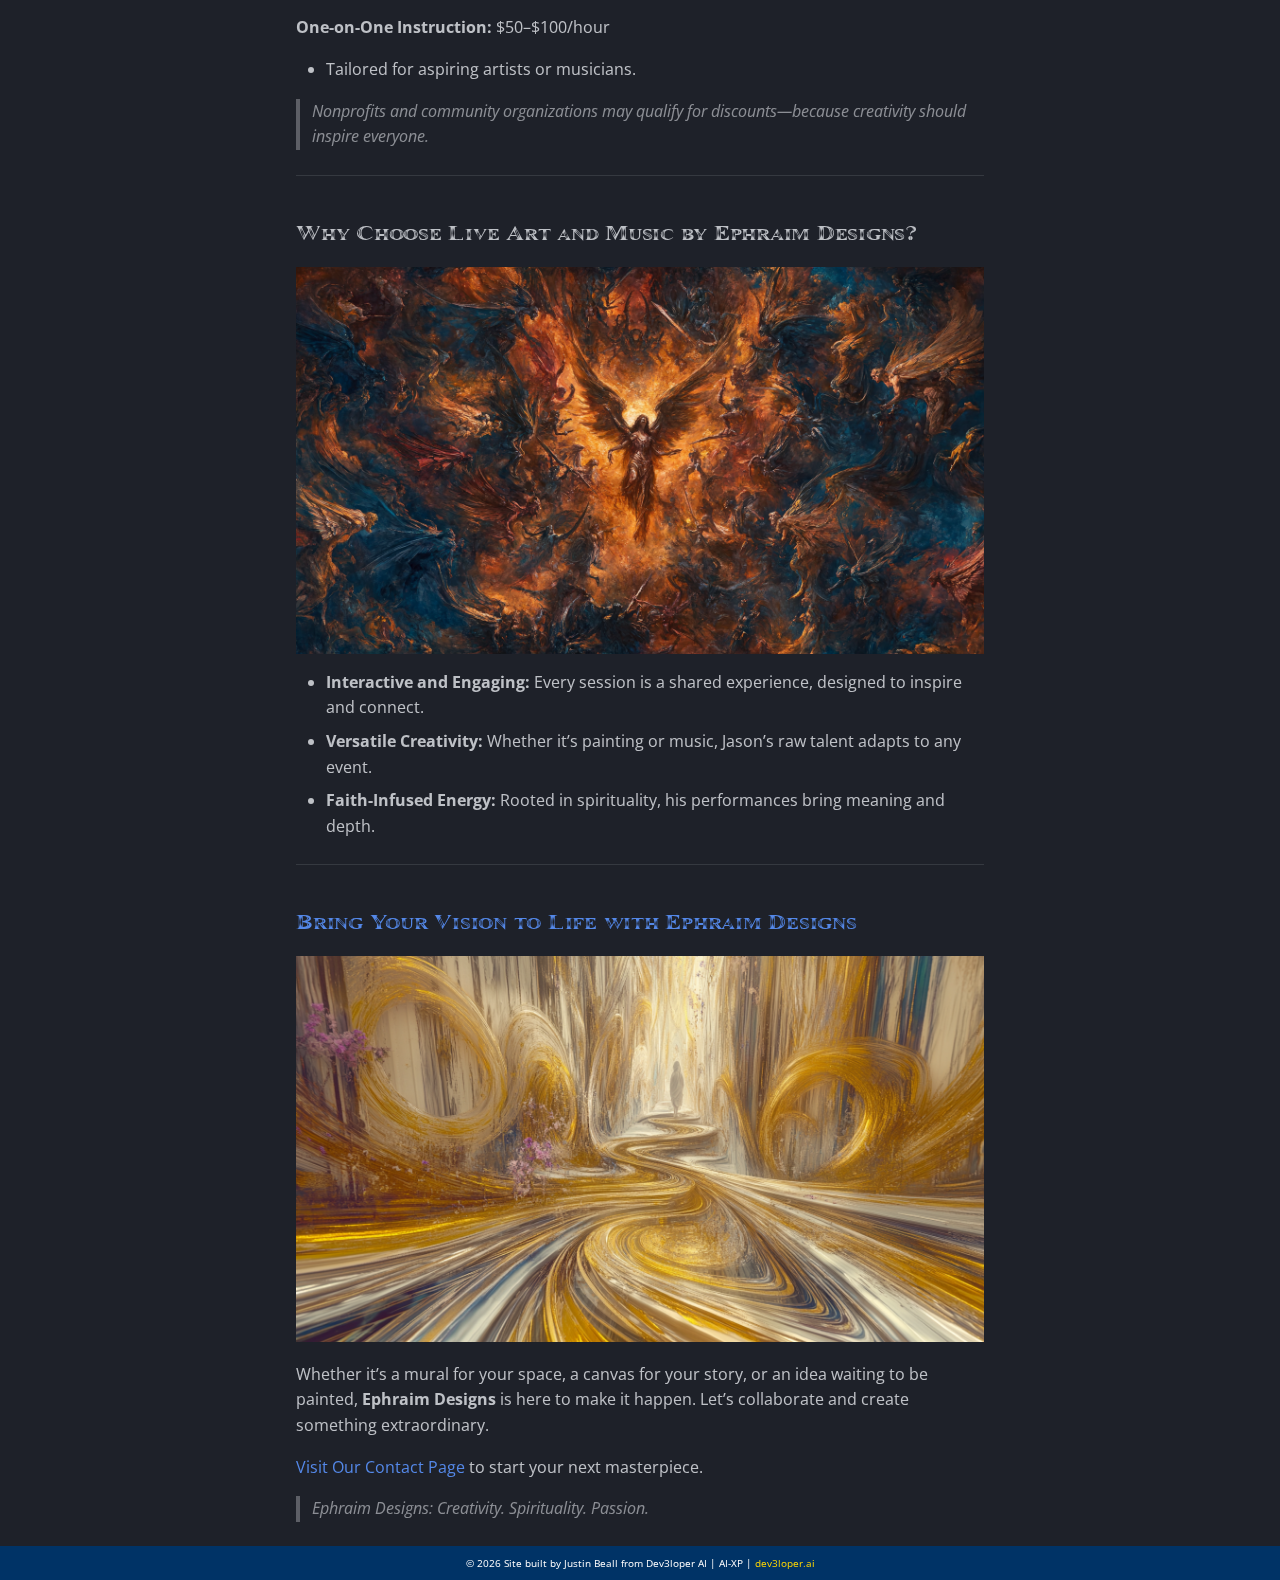
<file: portfolio/live-art/index.html>
<!doctype html><html class=no-js lang=en><meta charset=utf-8><meta content="width=device-width,initial-scale=1" name=viewport><meta content="Experience the dynamic world of live art and music by Jason Rakich. From bold, interactive painting sessions to electrifying musical performances, Ephraim Designs brings creativity to life." name=description><meta content="Ephraim Designs" name=author><link href=https://dev3l.github.io/ephraim-designs/portfolio/live-art/ rel=canonical><link href=../paintings/ rel=prev><link href=../other/ rel=next><link href=../../images/favicon.png rel=icon><meta content="mkdocs-1.6.1, mkdocs-material-9.5.46" name=generator><title>Live Art and Music - Ephraim Designs</title><link href=../../assets/stylesheets/main.6f8fc17f.min.css rel=stylesheet><link href=../../assets/stylesheets/palette.06af60db.min.css rel=stylesheet><link crossorigin href=https://fonts.gstatic.com rel=preconnect><link href="https://fonts.googleapis.com/css?family=Open+Sans:300,300i,400,400i,700,700i%7CRoboto+Mono:400,400i,700,700i&display=fallback" rel=stylesheet><style>:root{--md-text-font:"Open Sans";--md-code-font:"Roboto Mono"}</style><link href=../../stylesheets/extra.css rel=stylesheet><script>__md_scope=new URL("../..",location),__md_hash=e=>[...e].reduce(((e,_)=>(e<<5)-e+_.charCodeAt(0)),0),__md_get=(e,_=localStorage,t=__md_scope)=>JSON.parse(_.getItem(t.pathname+"."+e)),__md_set=(e,_,t=localStorage,a=__md_scope)=>{try{t.setItem(a.pathname+"."+e,JSON.stringify(_))}catch(e){}}</script><meta content="Live Art & Music" name=title><link href=https://cdnjs.cloudflare.com/ajax/libs/font-awesome/6.4.2/css/all.min.css rel=stylesheet><meta content="live art Ohio interactive painting events live music performances Jason Rakich art and music creative events Ephraim Designs live" name=keywords><meta content=website property=og:type><meta content=https://dev3l.github.io/ephraim-designs/portfolio/live-art property=og:url><meta content="Live Art & Music" property=og:title><meta content="Experience the dynamic world of live art and music by Jason Rakich. From bold, interactive painting sessions to electrifying musical performances, Ephraim Designs brings creativity to life." property=og:description><meta content=../../images/portfolio/live-art-banner.png property=og:image><meta content=summary_large_image property=twitter:card><meta content=https://dev3l.github.io/ephraim-designs/portfolio/live-art property=twitter:url><meta content="Live Art & Music" property=twitter:title><meta content="Experience the dynamic world of live art and music by Jason Rakich. From bold, interactive painting sessions to electrifying musical performances, Ephraim Designs brings creativity to life." property=twitter:description><meta content=../../images/portfolio/live-art-banner.png property=twitter:image><script type=application/ld+json>{"@context": "https://schema.org", "@type": "Article", "headline": "Live Art & Music", "image": ["../../images/portfolio/live-art-banner.png"], "datePublished": "2024-11-27 20:11:47 -0500", "dateModified": "2024-11-29 19:59:25 -0500", "author": [{"@type": "Organization", "name": "Ultralytics", "url": "https://ultralytics.com/"}], "abstract": "Experience the dynamic world of live art and music by Jason Rakich. From bold, interactive painting sessions to electrifying musical performances, Ephraim Designs brings creativity to life."}</script><body data-md-color-accent=indigo data-md-color-primary=indigo data-md-color-scheme=slate dir=ltr><input autocomplete=off class=md-toggle data-md-toggle=drawer id=__drawer type=checkbox><input autocomplete=off class=md-toggle data-md-toggle=search id=__search type=checkbox><label class=md-overlay for=__drawer></label><div data-md-component=skip><a class=md-skip href=#live-art-and-music-by-ephraim-designs> Skip to content </a></div><div data-md-component=announce></div><header class="md-header md-header--shadow" data-md-component=header><nav class="md-header__inner md-grid" aria-label=Header><a aria-label="Ephraim Designs" class="md-header__button md-logo" title="Ephraim Designs" data-md-component=logo href=../..> <img alt=logo src=../../images/logo.png> </a><label class="md-header__button md-icon" for=__drawer><svg viewbox="0 0 24 24" xmlns=http://www.w3.org/2000/svg><path d="M3 6h18v2H3zm0 5h18v2H3zm0 5h18v2H3z"></path></svg></label><div class=md-header__title data-md-component=header-title><div class=md-header__ellipsis><div class=md-header__topic><span class=md-ellipsis> Ephraim Designs </span></div><div class=md-header__topic data-md-component=header-topic><span class=md-ellipsis> Live Art and Music </span></div></div></div><label class="md-header__button md-icon" for=__search><svg viewbox="0 0 24 24" xmlns=http://www.w3.org/2000/svg><path d="M9.5 3A6.5 6.5 0 0 1 16 9.5c0 1.61-.59 3.09-1.56 4.23l.27.27h.79l5 5-1.5 1.5-5-5v-.79l-.27-.27A6.52 6.52 0 0 1 9.5 16 6.5 6.5 0 0 1 3 9.5 6.5 6.5 0 0 1 9.5 3m0 2C7 5 5 7 5 9.5S7 14 9.5 14 14 12 14 9.5 12 5 9.5 5"></path></svg></label><div class=md-search data-md-component=search role=dialog><label class=md-search__overlay for=__search></label><div class=md-search__inner role=search><form class=md-search__form name=search><input aria-label=Search autocapitalize=off autocomplete=off autocorrect=off class=md-search__input data-md-component=search-query name=query placeholder=Search required spellcheck=false type=text><label class="md-search__icon md-icon" for=__search><svg viewbox="0 0 24 24" xmlns=http://www.w3.org/2000/svg><path d="M9.5 3A6.5 6.5 0 0 1 16 9.5c0 1.61-.59 3.09-1.56 4.23l.27.27h.79l5 5-1.5 1.5-5-5v-.79l-.27-.27A6.52 6.52 0 0 1 9.5 16 6.5 6.5 0 0 1 3 9.5 6.5 6.5 0 0 1 9.5 3m0 2C7 5 5 7 5 9.5S7 14 9.5 14 14 12 14 9.5 12 5 9.5 5"></path></svg> <svg viewbox="0 0 24 24" xmlns=http://www.w3.org/2000/svg><path d="M20 11v2H8l5.5 5.5-1.42 1.42L4.16 12l7.92-7.92L13.5 5.5 8 11z"></path></svg></label><nav aria-label=Search class=md-search__options><button class="md-search__icon md-icon" aria-label=Clear tabindex=-1 title=Clear type=reset><svg viewbox="0 0 24 24" xmlns=http://www.w3.org/2000/svg><path d="M19 6.41 17.59 5 12 10.59 6.41 5 5 6.41 10.59 12 5 17.59 6.41 19 12 13.41 17.59 19 19 17.59 13.41 12z"></path></svg></button></nav></form><div class=md-search__output><div class=md-search__scrollwrap data-md-scrollfix tabindex=0><div class=md-search-result data-md-component=search-result><div class=md-search-result__meta>Initializing search</div><ol class=md-search-result__list role=presentation></ol></div></div></div></div></div></nav></header><div class=md-container data-md-component=container><main class=md-main data-md-component=main><div class="md-main__inner md-grid"><div class="md-sidebar md-sidebar--primary" data-md-component=sidebar data-md-type=navigation><div class=md-sidebar__scrollwrap><div class=md-sidebar__inner><nav class="md-nav md-nav--primary" aria-label=Navigation data-md-level=0><label class=md-nav__title for=__drawer><a aria-label="Ephraim Designs" class="md-nav__button md-logo" title="Ephraim Designs" data-md-component=logo href=../..> <img alt=logo src=../../images/logo.png> </a> Ephraim Designs</label><ul class=md-nav__list data-md-scrollfix><li class=md-nav__item><a class=md-nav__link href=../..> <span class=md-ellipsis> Home </span> </a><li class=md-nav__item><a class=md-nav__link href=../../about/> <span class=md-ellipsis> About </span> </a><li class="md-nav__item md-nav__item--active md-nav__item--nested"><input class="md-nav__toggle md-toggle" checked id=__nav_3 type=checkbox> <label class=md-nav__link for=__nav_3 id=__nav_3_label tabindex=0><span class=md-ellipsis> Portfolio </span> <span class="md-nav__icon md-icon"></span></label> <nav aria-expanded=true aria-labelledby=__nav_3_label class=md-nav data-md-level=1><label class=md-nav__title for=__nav_3><span class="md-nav__icon md-icon"></span> Portfolio</label><ul class=md-nav__list data-md-scrollfix><li class=md-nav__item><a class=md-nav__link href=../> <span class=md-ellipsis> Overview </span> </a><li class=md-nav__item><a class=md-nav__link href=../murals/> <span class=md-ellipsis> Murals </span> </a><li class=md-nav__item><a class=md-nav__link href=../paintings/> <span class=md-ellipsis> Paintings </span> </a><li class="md-nav__item md-nav__item--active"><input class="md-nav__toggle md-toggle" id=__toc type=checkbox> <label class="md-nav__link md-nav__link--active" for=__toc><span class=md-ellipsis> Live Art & Music </span> <span class="md-nav__icon md-icon"></span></label> <a class="md-nav__link md-nav__link--active" href=./> <span class=md-ellipsis> Live Art & Music </span> </a> <nav aria-label="Table of contents" class="md-nav md-nav--secondary"><label class=md-nav__title for=__toc><span class="md-nav__icon md-icon"></span> Table of contents</label><ul class=md-nav__list data-md-component=toc data-md-scrollfix><li class=md-nav__item><a class=md-nav__link href=#where-creativity-comes-alive> <span class=md-ellipsis> Where Creativity Comes Alive </span> </a><li class=md-nav__item><a class=md-nav__link href=#what-we-offer> <span class=md-ellipsis> What We Offer </span> </a> <nav aria-label="What We Offer" class=md-nav><ul class=md-nav__list><li class=md-nav__item><a class=md-nav__link href=#interactive-live-painting> <span class=md-ellipsis> Interactive Live Painting </span> </a><li class=md-nav__item><a class=md-nav__link href=#live-music-performances> <span class=md-ellipsis> Live Music Performances </span> </a><li class=md-nav__item><a class=md-nav__link href=#workshops-and-collaborative-sessions> <span class=md-ellipsis> Workshops and Collaborative Sessions </span> </a></ul></nav><li class=md-nav__item><a class=md-nav__link href=#pricing-for-live-art-and-music> <span class=md-ellipsis> Pricing for Live Art and Music </span> </a> <nav aria-label="Pricing for Live Art and Music" class=md-nav><ul class=md-nav__list><li class=md-nav__item><a class=md-nav__link href=#live-painting-events> <span class=md-ellipsis> Live Painting Events </span> </a><li class=md-nav__item><a class=md-nav__link href=#live-music-performances_1> <span class=md-ellipsis> Live Music Performances </span> </a><li class=md-nav__item><a class=md-nav__link href=#workshops-and-collaborative-sessions_1> <span class=md-ellipsis> Workshops and Collaborative Sessions </span> </a></ul></nav><li class=md-nav__item><a class=md-nav__link href=#why-choose-live-art-and-music-by-ephraim-designs> <span class=md-ellipsis> Why Choose Live Art and Music by Ephraim Designs? </span> </a><li class=md-nav__item><a class=md-nav__link href=#bring-your-vision-to-life-with-ephraim-designs> <span class=md-ellipsis> Bring Your Vision to Life with Ephraim Designs </span> </a></ul></nav><li class=md-nav__item><a class=md-nav__link href=../other/> <span class=md-ellipsis> Other Projects </span> </a></ul></nav><li class=md-nav__item><a class=md-nav__link href=../../services/> <span class=md-ellipsis> Services </span> </a><li class=md-nav__item><a class=md-nav__link href=../../contact/> <span class=md-ellipsis> Contact </span> </a></ul></nav></div></div></div><div class="md-sidebar md-sidebar--secondary" data-md-component=sidebar data-md-type=toc><div class=md-sidebar__scrollwrap><div class=md-sidebar__inner><nav aria-label="Table of contents" class="md-nav md-nav--secondary"><label class=md-nav__title for=__toc><span class="md-nav__icon md-icon"></span> Table of contents</label><ul class=md-nav__list data-md-component=toc data-md-scrollfix><li class=md-nav__item><a class=md-nav__link href=#where-creativity-comes-alive> <span class=md-ellipsis> Where Creativity Comes Alive </span> </a><li class=md-nav__item><a class=md-nav__link href=#what-we-offer> <span class=md-ellipsis> What We Offer </span> </a> <nav aria-label="What We Offer" class=md-nav><ul class=md-nav__list><li class=md-nav__item><a class=md-nav__link href=#interactive-live-painting> <span class=md-ellipsis> Interactive Live Painting </span> </a><li class=md-nav__item><a class=md-nav__link href=#live-music-performances> <span class=md-ellipsis> Live Music Performances </span> </a><li class=md-nav__item><a class=md-nav__link href=#workshops-and-collaborative-sessions> <span class=md-ellipsis> Workshops and Collaborative Sessions </span> </a></ul></nav><li class=md-nav__item><a class=md-nav__link href=#pricing-for-live-art-and-music> <span class=md-ellipsis> Pricing for Live Art and Music </span> </a> <nav aria-label="Pricing for Live Art and Music" class=md-nav><ul class=md-nav__list><li class=md-nav__item><a class=md-nav__link href=#live-painting-events> <span class=md-ellipsis> Live Painting Events </span> </a><li class=md-nav__item><a class=md-nav__link href=#live-music-performances_1> <span class=md-ellipsis> Live Music Performances </span> </a><li class=md-nav__item><a class=md-nav__link href=#workshops-and-collaborative-sessions_1> <span class=md-ellipsis> Workshops and Collaborative Sessions </span> </a></ul></nav><li class=md-nav__item><a class=md-nav__link href=#why-choose-live-art-and-music-by-ephraim-designs> <span class=md-ellipsis> Why Choose Live Art and Music by Ephraim Designs? </span> </a><li class=md-nav__item><a class=md-nav__link href=#bring-your-vision-to-life-with-ephraim-designs> <span class=md-ellipsis> Bring Your Vision to Life with Ephraim Designs </span> </a></ul></nav></div></div></div><div class=md-content data-md-component=content><article class="md-content__inner md-typeset"><h1 id=live-art-and-music-by-ephraim-designs>Live Art and Music by Ephraim Designs<a title="Permanent link" class=headerlink href=#live-art-and-music-by-ephraim-designs>¶</a></h1><p><img alt="A vibrant live painting event with bold strokes of fiery red and serene blue hues, surrounded by a lively audience" src=../../images/portfolio/live-art-banner.png style=aspect-ratio:16/9;width:100%;max-width:900px;margin:auto;display:block><h2 id=where-creativity-comes-alive>Where Creativity Comes Alive<a title="Permanent link" class=headerlink href=#where-creativity-comes-alive>¶</a></h2><p>At <strong>Ephraim Designs</strong>, live art and music aren’t just performances—they’re experiences. Whether Jason is transforming a blank canvas into a masterpiece in real-time or electrifying a crowd with his guitar, these moments are all about connection, inspiration, and the raw energy of creativity.<hr><h2 id=what-we-offer>What We Offer<a title="Permanent link" class=headerlink href=#what-we-offer>¶</a></h2><h3 id=interactive-live-painting><strong>Interactive Live Painting</strong><a title="Permanent link" class=headerlink href=#interactive-live-painting>¶</a></h3><p>Step into the mesmerizing world of live painting, where Jason’s bold strokes and spontaneous creativity unfold before your eyes. These sessions bring art to life and invite audiences to witness—and sometimes even participate in—the process.<p><strong>Perfect For:</strong><ul><li>Worship services and spiritual gatherings.<li>Festivals, fairs, and community events.<li>Weddings and private celebrations.</ul><p><strong>What You’ll Experience:</strong><ul><li>Stunning abstract creations born in real-time.<li>Thoughtful, faith-inspired themes woven with playful surprises.<li>A dynamic, engaging performance that invites audience interaction.</ul><hr><h3 id=live-music-performances><strong>Live Music Performances</strong><a title="Permanent link" class=headerlink href=#live-music-performances>¶</a></h3><p>Jason’s love for music is as powerful as his art. As a talented guitarist and vocalist, he brings energy and emotion to every performance, creating unforgettable moments that resonate with audiences.<p><strong>Genres and Style:</strong><ul><li>A soulful mix of faith-driven lyrics, rock intensity, and acoustic intimacy.<li>Genres range from metal and rock to heartfelt acoustic ballads.</ul><p><strong>Ideal Events:</strong><ul><li>Community concerts and faith-based gatherings.<li>Collaborative art and music events.<li>Celebrations and private functions seeking an edge of creativity.</ul><hr><h3 id=workshops-and-collaborative-sessions><strong>Workshops and Collaborative Sessions</strong><a title="Permanent link" class=headerlink href=#workshops-and-collaborative-sessions>¶</a></h3><p>Want to go beyond being a spectator? Jason’s workshops invite participants to explore their own creativity. Whether you’re picking up a brush or strumming a chord, these sessions are about breaking boundaries and finding inspiration.<p><strong>What We Offer:</strong><ul><li>Hands-on painting and musical collaborations.<li>Tailored workshops for groups or individuals.<li>A playful, encouraging atmosphere where creativity thrives.</ul><p><img alt="Participants enthusiastically painting during a live art workshop led by Jason Rakich" src=../../images/portfolio/workshop-participants.png style=aspect-ratio:4/3;width:100%;max-width:800px;margin:auto;display:block><hr><h2 id=pricing-for-live-art-and-music>Pricing for Live Art and Music<a title="Permanent link" class=headerlink href=#pricing-for-live-art-and-music>¶</a></h2><h3 id=live-painting-events><strong>Live Painting Events</strong><a title="Permanent link" class=headerlink href=#live-painting-events>¶</a></h3><p><strong>Base Package:</strong> $500–$1,000<ul><li>Includes a 2–4 hour painting session with a finished piece for auction or display.<li>Custom themes tailored to your event.</ul><h3 id=live-music-performances_1><strong>Live Music Performances</strong><a title="Permanent link" class=headerlink href=#live-music-performances_1>¶</a></h3><p><strong>Base Package:</strong> $300–$800<ul><li>Includes a 1–2 hour performance with a mix of original songs and covers.<li>Add-ons available for larger or longer events.</ul><h3 id=workshops-and-collaborative-sessions_1><strong>Workshops and Collaborative Sessions</strong><a title="Permanent link" class=headerlink href=#workshops-and-collaborative-sessions_1>¶</a></h3><p><strong>Group Sessions:</strong> $200–$500<ul><li>Perfect for youth groups, teams, or special events.</ul><p><strong>One-on-One Instruction:</strong> $50–$100/hour<ul><li>Tailored for aspiring artists or musicians.</ul><blockquote><p><em>Nonprofits and community organizations may qualify for discounts—because creativity should inspire everyone.</em></blockquote><hr><h2 id=why-choose-live-art-and-music-by-ephraim-designs>Why Choose Live Art and Music by Ephraim Designs?<a title="Permanent link" class=headerlink href=#why-choose-live-art-and-music-by-ephraim-designs>¶</a></h2><p><img alt="Jason Rakich painting bold strokes with fiery intensity during a live event" src=../../images/portfolio/live-art-energy.png style=aspect-ratio:16/9;width:100%;max-width:900px;margin:auto;display:block><ul><li><strong>Interactive and Engaging:</strong> Every session is a shared experience, designed to inspire and connect.<li><strong>Versatile Creativity:</strong> Whether it’s painting or music, Jason’s raw talent adapts to any event.<li><strong>Faith-Infused Energy:</strong> Rooted in spirituality, his performances bring meaning and depth.</ul><hr><h2 id=bring-your-vision-to-life-with-ephraim-designs><strong><a href=../../contact/>Bring Your Vision to Life with Ephraim Designs</a></strong><a title="Permanent link" class=headerlink href=#bring-your-vision-to-life-with-ephraim-designs>¶</a></h2><p><img alt="A radiant artistic pathway symbolizing creativity and connection with Ephraim Designs" style="width:100%;max-width:800px;margin:auto auto 20px;display:block" src=../../images/cta-creativity-path.png><p>Whether it’s a mural for your space, a canvas for your story, or an idea waiting to be painted, <strong>Ephraim Designs</strong> is here to make it happen. Let’s collaborate and create something extraordinary.<p><a href=../../contact/>Visit Our Contact Page</a> to start your next masterpiece.<blockquote><p><em>Ephraim Designs: Creativity. Spirituality. Passion.</em></blockquote><div class=share-buttons><button class="share-button hover-item" onclick="window.open('https://twitter.com/intent/tweet?url=https://dev3l.github.io/ephraim-designs/portfolio/live-art', 'TwitterShare', 'width=550,height=680,menubar=no,toolbar=no'); return false;"><i class="fa-brands fa-x-twitter"></i> Tweet</button><button class="share-button hover-item linkedin" onclick="window.open('https://www.linkedin.com/shareArticle?url=https://dev3l.github.io/ephraim-designs/portfolio/live-art', 'LinkedinShare', 'width=550,height=730,menubar=no,toolbar=no'); return false;"><i class="fa-brands fa-linkedin-in"></i> Share</button></div></article></div><script>var target=document.getElementById(location.hash.slice(1));target&&target.name&&(target.checked=target.name.startsWith("__tabbed_"))</script></div></main><footer class=md-footer><div class="md-footer-meta md-typeset"><div class="md-footer-meta__inner md-grid"><div class=md-copyright>Made with <a href=https://squidfunk.github.io/mkdocs-material/ rel=noopener target=_blank> Material for MkDocs </a></div></div></div></footer></div><div class=md-dialog data-md-component=dialog><div class="md-dialog__inner md-typeset"></div></div><script id=__config type=application/json>{"base": "../..", "features": [], "search": "../../assets/javascripts/workers/search.6ce7567c.min.js", "translations": {"clipboard.copied": "Copied to clipboard", "clipboard.copy": "Copy to clipboard", "search.result.more.one": "1 more on this page", "search.result.more.other": "# more on this page", "search.result.none": "No matching documents", "search.result.one": "1 matching document", "search.result.other": "# matching documents", "search.result.placeholder": "Type to start searching", "search.result.term.missing": "Missing", "select.version": "Select version"}}</script><script src=../../assets/javascripts/bundle.83f73b43.min.js></script><script src=../../overrides/footer.js></script>
</file>
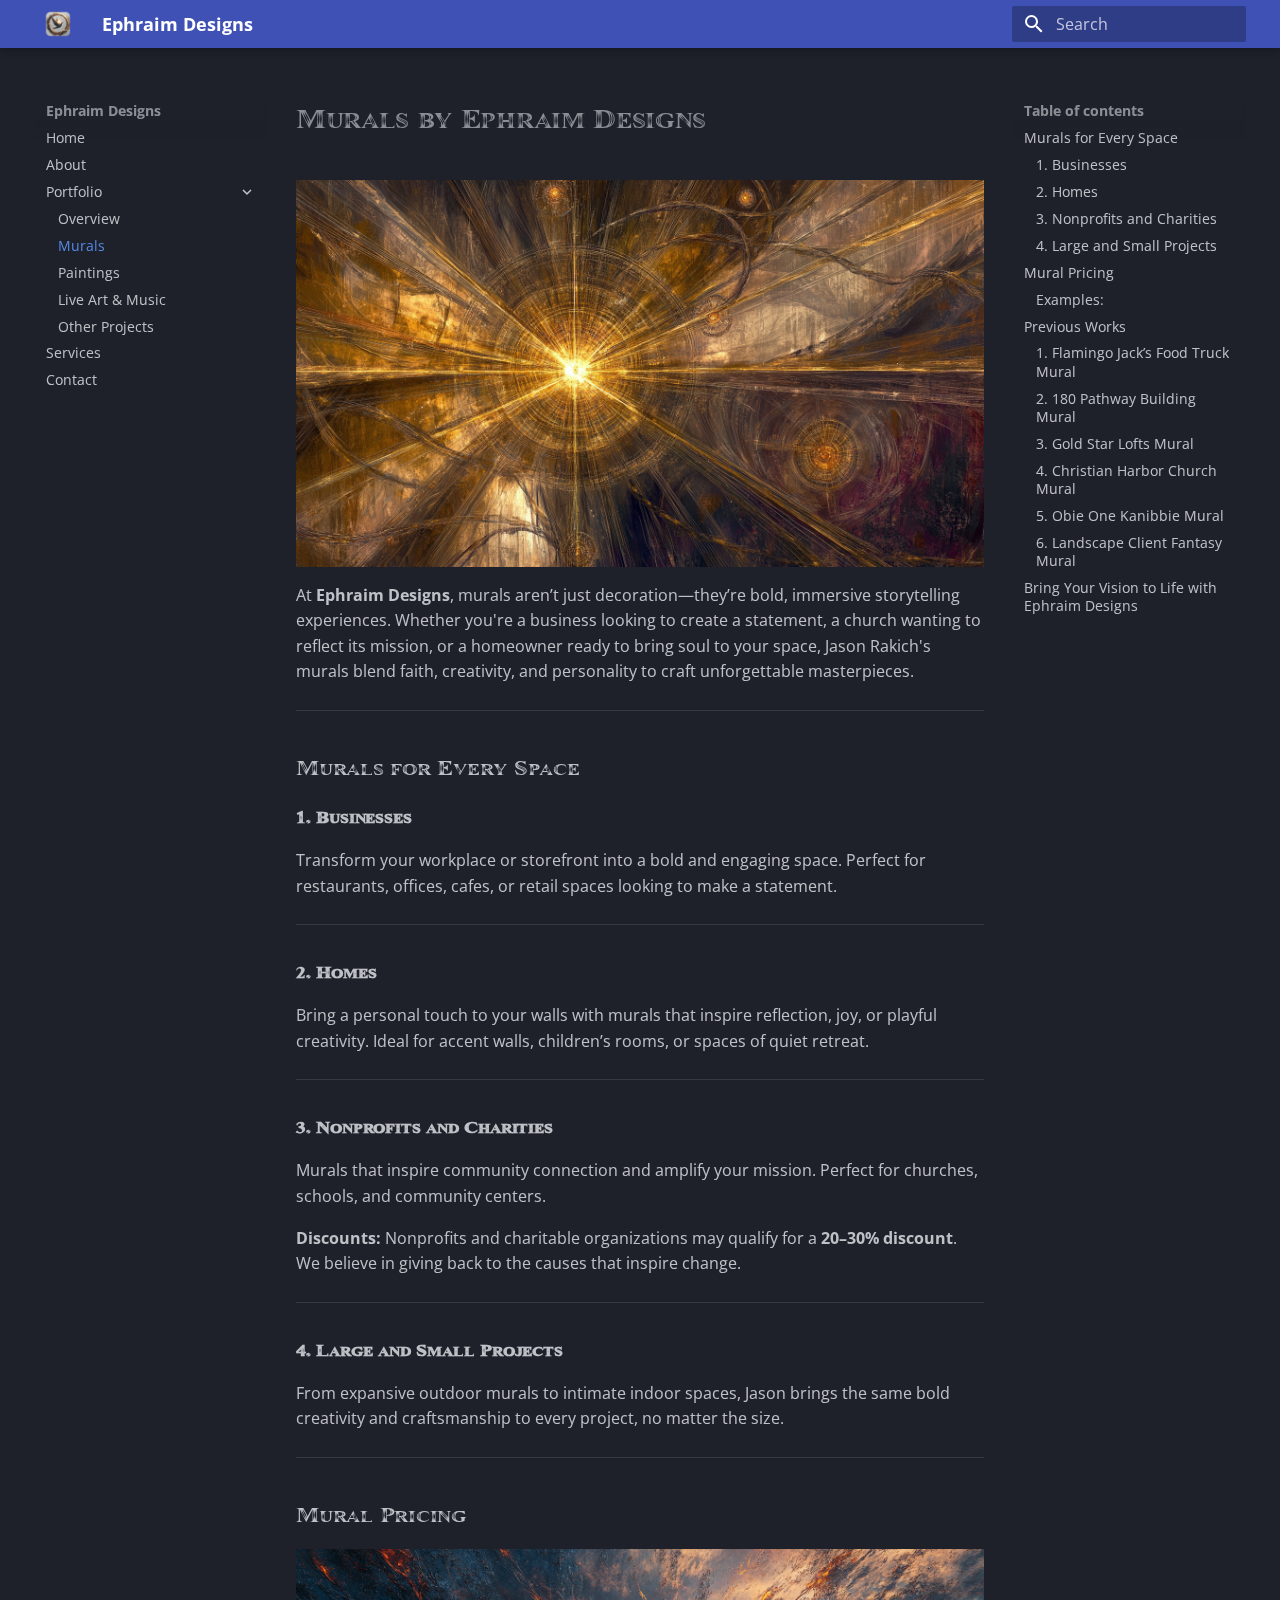
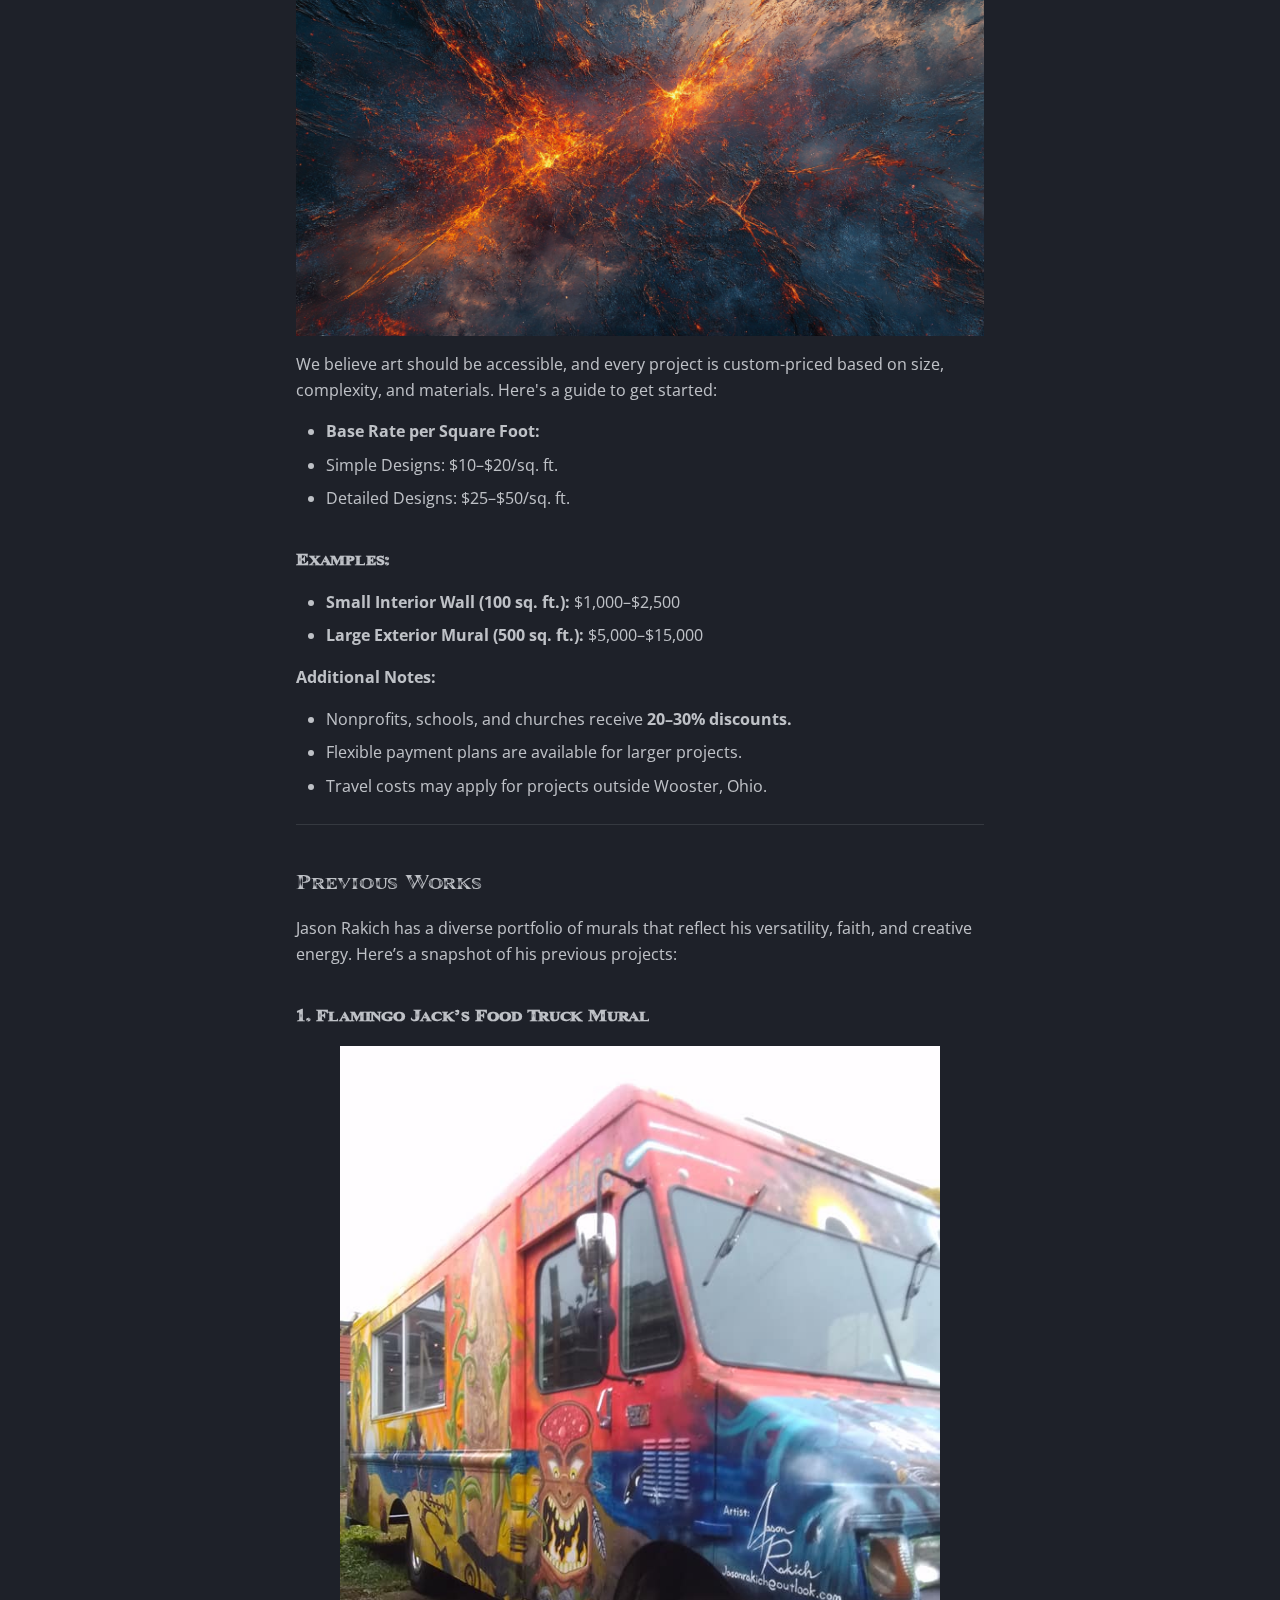
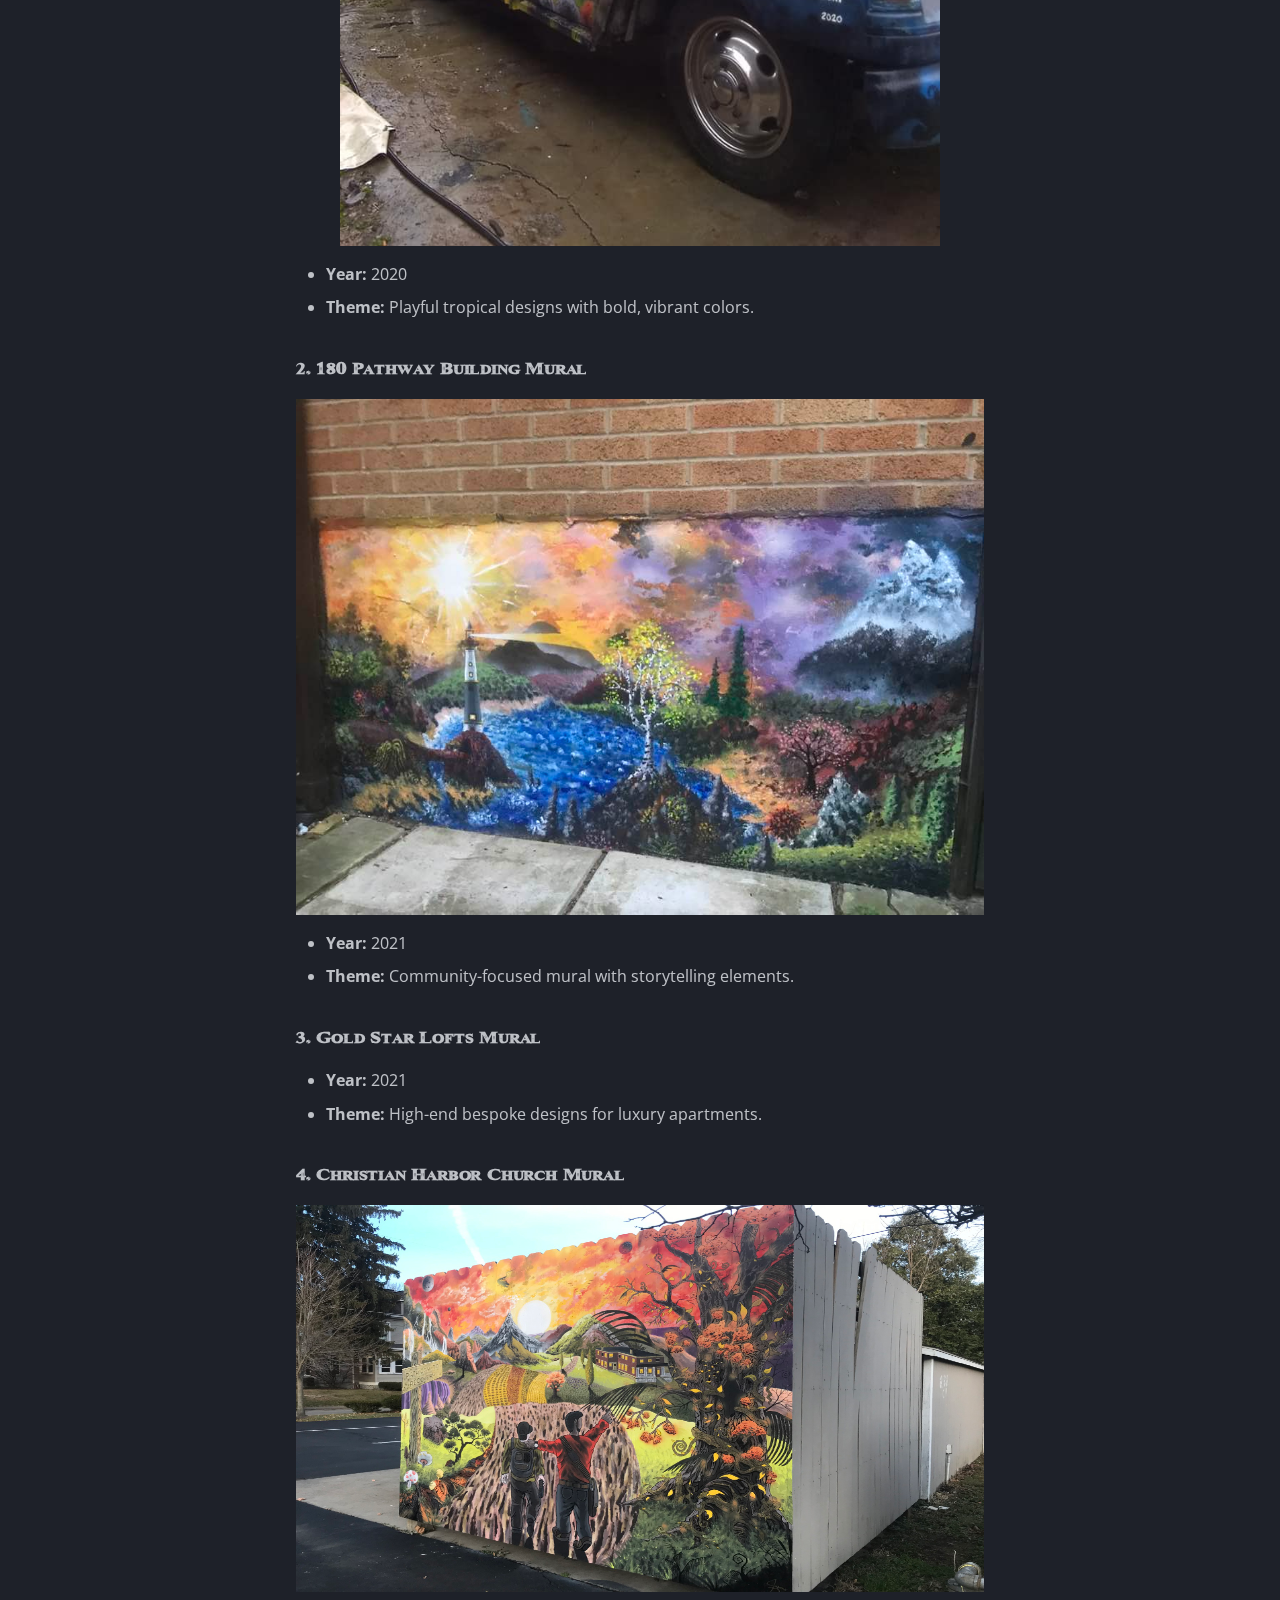
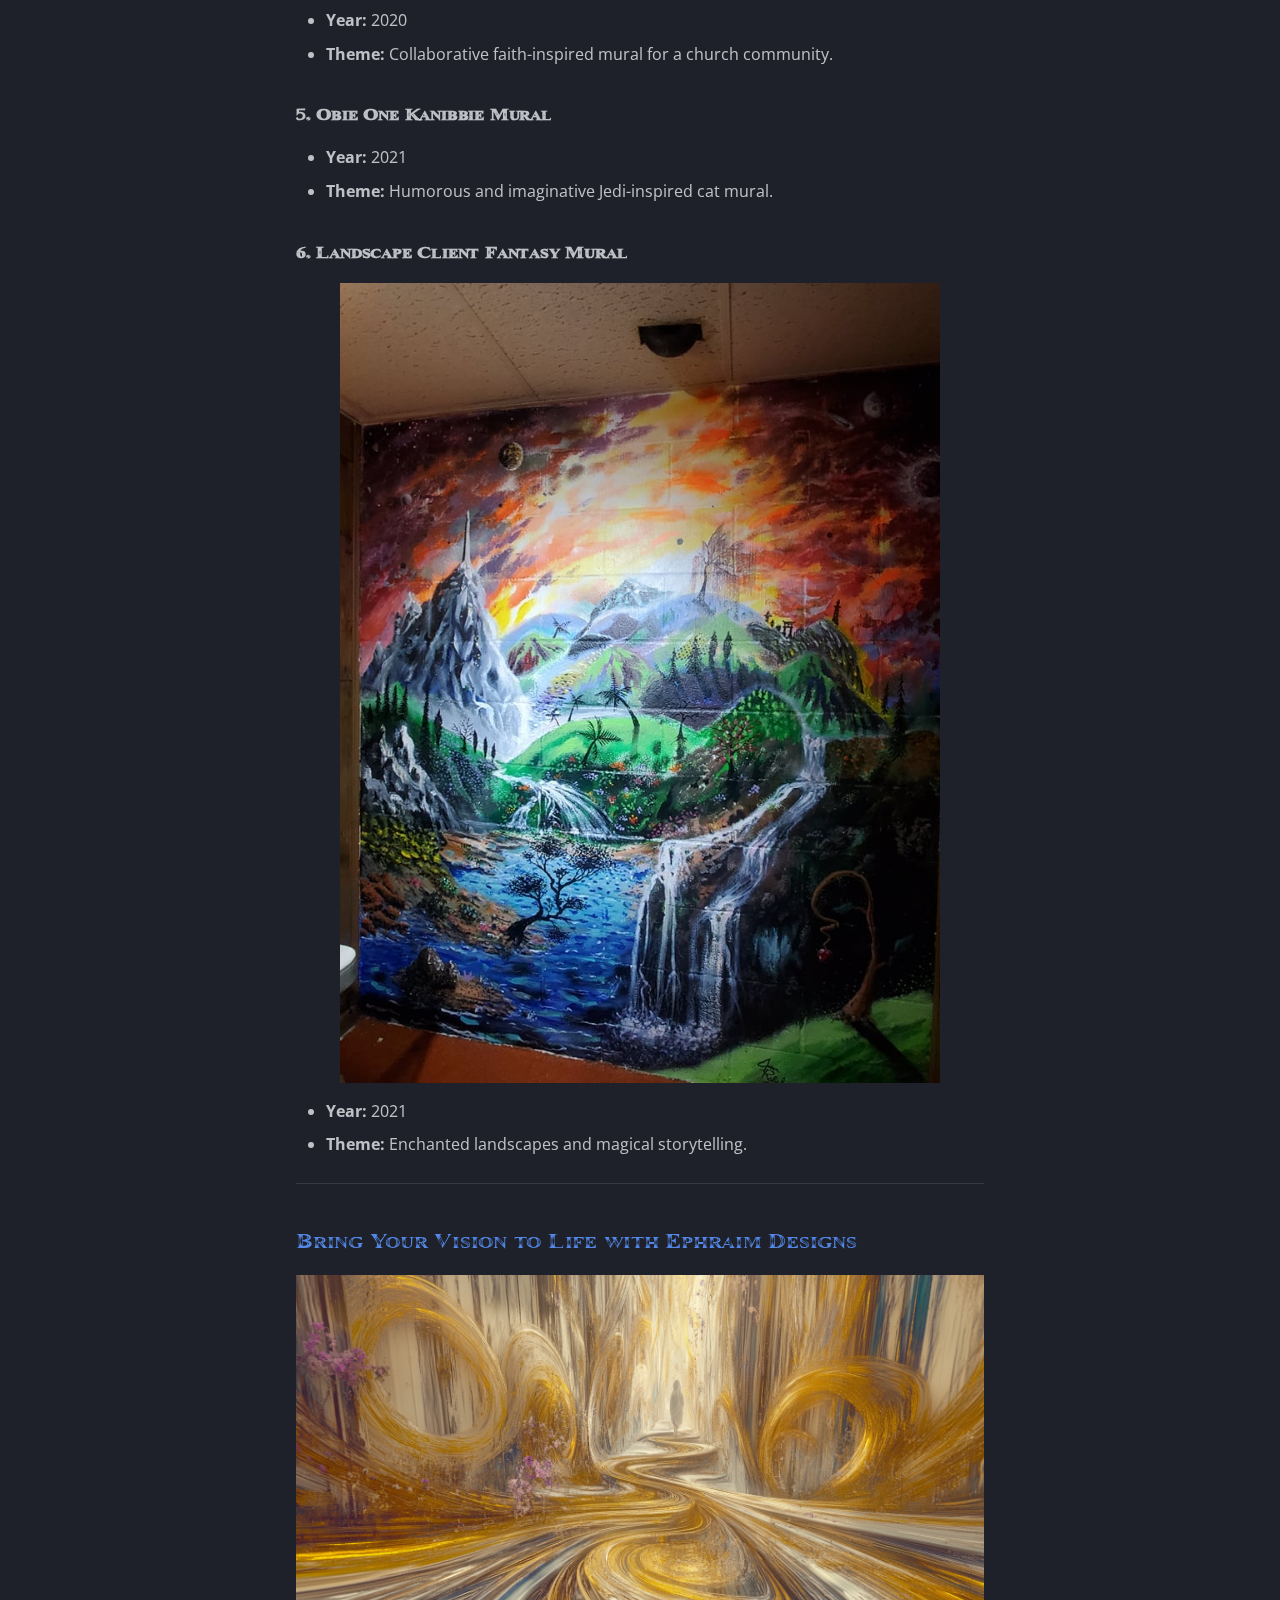
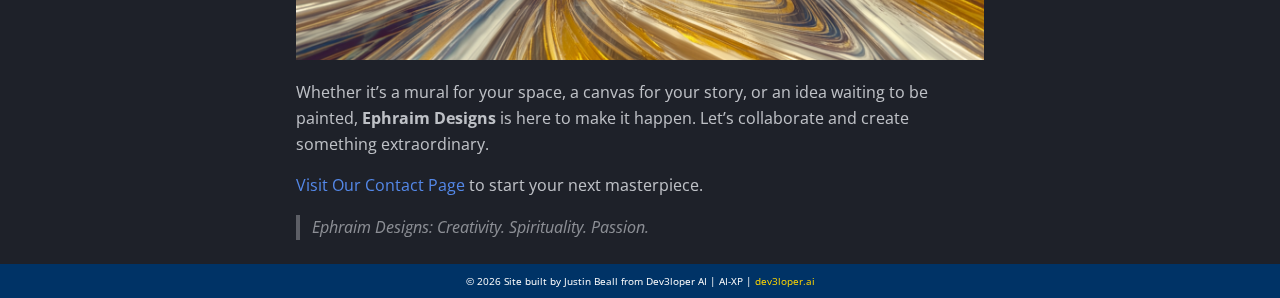
<file: portfolio/murals/index.html>
<!doctype html><html class=no-js lang=en><meta charset=utf-8><meta content="width=device-width,initial-scale=1" name=viewport><meta content="Explore bold, faith-infused murals by Ephraim Designs. From large-scale masterpieces to personal spaces, Jason Rakich creates transformative art for businesses, homes, and communities." name=description><meta content="Ephraim Designs" name=author><link href=https://dev3l.github.io/ephraim-designs/portfolio/murals/ rel=canonical><link href=../ rel=prev><link href=../paintings/ rel=next><link href=../../images/favicon.png rel=icon><meta content="mkdocs-1.6.1, mkdocs-material-9.5.46" name=generator><title>Murals - Ephraim Designs</title><link href=../../assets/stylesheets/main.6f8fc17f.min.css rel=stylesheet><link href=../../assets/stylesheets/palette.06af60db.min.css rel=stylesheet><link crossorigin href=https://fonts.gstatic.com rel=preconnect><link href="https://fonts.googleapis.com/css?family=Open+Sans:300,300i,400,400i,700,700i%7CRoboto+Mono:400,400i,700,700i&display=fallback" rel=stylesheet><style>:root{--md-text-font:"Open Sans";--md-code-font:"Roboto Mono"}</style><link href=../../stylesheets/extra.css rel=stylesheet><script>__md_scope=new URL("../..",location),__md_hash=e=>[...e].reduce(((e,_)=>(e<<5)-e+_.charCodeAt(0)),0),__md_get=(e,_=localStorage,t=__md_scope)=>JSON.parse(_.getItem(t.pathname+"."+e)),__md_set=(e,_,t=localStorage,a=__md_scope)=>{try{t.setItem(a.pathname+"."+e,JSON.stringify(_))}catch(e){}}</script><meta content=Murals name=title><link href=https://cdnjs.cloudflare.com/ajax/libs/font-awesome/6.4.2/css/all.min.css rel=stylesheet><meta content="custom murals mural pricing faith-inspired wall art Jason Rakich murals nonprofit art discounts" name=keywords><meta content=website property=og:type><meta content=https://dev3l.github.io/ephraim-designs/portfolio/murals property=og:url><meta content=Murals property=og:title><meta content="Explore bold, faith-infused murals by Ephraim Designs. From large-scale masterpieces to personal spaces, Jason Rakich creates transformative art for businesses, homes, and communities." property=og:description><meta content=../../images/portfolio/murals-intro.png property=og:image><meta content=summary_large_image property=twitter:card><meta content=https://dev3l.github.io/ephraim-designs/portfolio/murals property=twitter:url><meta content=Murals property=twitter:title><meta content="Explore bold, faith-infused murals by Ephraim Designs. From large-scale masterpieces to personal spaces, Jason Rakich creates transformative art for businesses, homes, and communities." property=twitter:description><meta content=../../images/portfolio/murals-intro.png property=twitter:image><script type=application/ld+json>{"@context": "https://schema.org", "@type": "Article", "headline": "Murals", "image": ["../../images/portfolio/murals-intro.png"], "datePublished": "2024-11-27 20:11:47 -0500", "dateModified": "2024-11-29 19:59:25 -0500", "author": [{"@type": "Organization", "name": "Ultralytics", "url": "https://ultralytics.com/"}], "abstract": "Explore bold, faith-infused murals by Ephraim Designs. From large-scale masterpieces to personal spaces, Jason Rakich creates transformative art for businesses, homes, and communities."}</script><body data-md-color-accent=indigo data-md-color-primary=indigo data-md-color-scheme=slate dir=ltr><input autocomplete=off class=md-toggle data-md-toggle=drawer id=__drawer type=checkbox><input autocomplete=off class=md-toggle data-md-toggle=search id=__search type=checkbox><label class=md-overlay for=__drawer></label><div data-md-component=skip><a class=md-skip href=#murals-by-ephraim-designs> Skip to content </a></div><div data-md-component=announce></div><header class="md-header md-header--shadow" data-md-component=header><nav class="md-header__inner md-grid" aria-label=Header><a aria-label="Ephraim Designs" class="md-header__button md-logo" title="Ephraim Designs" data-md-component=logo href=../..> <img alt=logo src=../../images/logo.png> </a><label class="md-header__button md-icon" for=__drawer><svg viewbox="0 0 24 24" xmlns=http://www.w3.org/2000/svg><path d="M3 6h18v2H3zm0 5h18v2H3zm0 5h18v2H3z"></path></svg></label><div class=md-header__title data-md-component=header-title><div class=md-header__ellipsis><div class=md-header__topic><span class=md-ellipsis> Ephraim Designs </span></div><div class=md-header__topic data-md-component=header-topic><span class=md-ellipsis> Murals </span></div></div></div><label class="md-header__button md-icon" for=__search><svg viewbox="0 0 24 24" xmlns=http://www.w3.org/2000/svg><path d="M9.5 3A6.5 6.5 0 0 1 16 9.5c0 1.61-.59 3.09-1.56 4.23l.27.27h.79l5 5-1.5 1.5-5-5v-.79l-.27-.27A6.52 6.52 0 0 1 9.5 16 6.5 6.5 0 0 1 3 9.5 6.5 6.5 0 0 1 9.5 3m0 2C7 5 5 7 5 9.5S7 14 9.5 14 14 12 14 9.5 12 5 9.5 5"></path></svg></label><div class=md-search data-md-component=search role=dialog><label class=md-search__overlay for=__search></label><div class=md-search__inner role=search><form class=md-search__form name=search><input aria-label=Search autocapitalize=off autocomplete=off autocorrect=off class=md-search__input data-md-component=search-query name=query placeholder=Search required spellcheck=false type=text><label class="md-search__icon md-icon" for=__search><svg viewbox="0 0 24 24" xmlns=http://www.w3.org/2000/svg><path d="M9.5 3A6.5 6.5 0 0 1 16 9.5c0 1.61-.59 3.09-1.56 4.23l.27.27h.79l5 5-1.5 1.5-5-5v-.79l-.27-.27A6.52 6.52 0 0 1 9.5 16 6.5 6.5 0 0 1 3 9.5 6.5 6.5 0 0 1 9.5 3m0 2C7 5 5 7 5 9.5S7 14 9.5 14 14 12 14 9.5 12 5 9.5 5"></path></svg> <svg viewbox="0 0 24 24" xmlns=http://www.w3.org/2000/svg><path d="M20 11v2H8l5.5 5.5-1.42 1.42L4.16 12l7.92-7.92L13.5 5.5 8 11z"></path></svg></label><nav aria-label=Search class=md-search__options><button class="md-search__icon md-icon" aria-label=Clear tabindex=-1 title=Clear type=reset><svg viewbox="0 0 24 24" xmlns=http://www.w3.org/2000/svg><path d="M19 6.41 17.59 5 12 10.59 6.41 5 5 6.41 10.59 12 5 17.59 6.41 19 12 13.41 17.59 19 19 17.59 13.41 12z"></path></svg></button></nav></form><div class=md-search__output><div class=md-search__scrollwrap data-md-scrollfix tabindex=0><div class=md-search-result data-md-component=search-result><div class=md-search-result__meta>Initializing search</div><ol class=md-search-result__list role=presentation></ol></div></div></div></div></div></nav></header><div class=md-container data-md-component=container><main class=md-main data-md-component=main><div class="md-main__inner md-grid"><div class="md-sidebar md-sidebar--primary" data-md-component=sidebar data-md-type=navigation><div class=md-sidebar__scrollwrap><div class=md-sidebar__inner><nav class="md-nav md-nav--primary" aria-label=Navigation data-md-level=0><label class=md-nav__title for=__drawer><a aria-label="Ephraim Designs" class="md-nav__button md-logo" title="Ephraim Designs" data-md-component=logo href=../..> <img alt=logo src=../../images/logo.png> </a> Ephraim Designs</label><ul class=md-nav__list data-md-scrollfix><li class=md-nav__item><a class=md-nav__link href=../..> <span class=md-ellipsis> Home </span> </a><li class=md-nav__item><a class=md-nav__link href=../../about/> <span class=md-ellipsis> About </span> </a><li class="md-nav__item md-nav__item--active md-nav__item--nested"><input class="md-nav__toggle md-toggle" checked id=__nav_3 type=checkbox> <label class=md-nav__link for=__nav_3 id=__nav_3_label tabindex=0><span class=md-ellipsis> Portfolio </span> <span class="md-nav__icon md-icon"></span></label> <nav aria-expanded=true aria-labelledby=__nav_3_label class=md-nav data-md-level=1><label class=md-nav__title for=__nav_3><span class="md-nav__icon md-icon"></span> Portfolio</label><ul class=md-nav__list data-md-scrollfix><li class=md-nav__item><a class=md-nav__link href=../> <span class=md-ellipsis> Overview </span> </a><li class="md-nav__item md-nav__item--active"><input class="md-nav__toggle md-toggle" id=__toc type=checkbox> <label class="md-nav__link md-nav__link--active" for=__toc><span class=md-ellipsis> Murals </span> <span class="md-nav__icon md-icon"></span></label> <a class="md-nav__link md-nav__link--active" href=./> <span class=md-ellipsis> Murals </span> </a> <nav aria-label="Table of contents" class="md-nav md-nav--secondary"><label class=md-nav__title for=__toc><span class="md-nav__icon md-icon"></span> Table of contents</label><ul class=md-nav__list data-md-component=toc data-md-scrollfix><li class=md-nav__item><a class=md-nav__link href=#murals-for-every-space> <span class=md-ellipsis> Murals for Every Space </span> </a> <nav aria-label="Murals for Every Space" class=md-nav><ul class=md-nav__list><li class=md-nav__item><a class=md-nav__link href=#1-businesses> <span class=md-ellipsis> 1. Businesses </span> </a><li class=md-nav__item><a class=md-nav__link href=#2-homes> <span class=md-ellipsis> 2. Homes </span> </a><li class=md-nav__item><a class=md-nav__link href=#3-nonprofits-and-charities> <span class=md-ellipsis> 3. Nonprofits and Charities </span> </a><li class=md-nav__item><a class=md-nav__link href=#4-large-and-small-projects> <span class=md-ellipsis> 4. Large and Small Projects </span> </a></ul></nav><li class=md-nav__item><a class=md-nav__link href=#mural-pricing> <span class=md-ellipsis> Mural Pricing </span> </a> <nav aria-label="Mural Pricing" class=md-nav><ul class=md-nav__list><li class=md-nav__item><a class=md-nav__link href=#examples> <span class=md-ellipsis> Examples: </span> </a></ul></nav><li class=md-nav__item><a class=md-nav__link href=#previous-works> <span class=md-ellipsis> Previous Works </span> </a> <nav aria-label="Previous Works" class=md-nav><ul class=md-nav__list><li class=md-nav__item><a class=md-nav__link href=#1-flamingo-jacks-food-truck-mural> <span class=md-ellipsis> 1. Flamingo Jack’s Food Truck Mural </span> </a><li class=md-nav__item><a class=md-nav__link href=#2-180-pathway-building-mural> <span class=md-ellipsis> 2. 180 Pathway Building Mural </span> </a><li class=md-nav__item><a class=md-nav__link href=#3-gold-star-lofts-mural> <span class=md-ellipsis> 3. Gold Star Lofts Mural </span> </a><li class=md-nav__item><a class=md-nav__link href=#4-christian-harbor-church-mural> <span class=md-ellipsis> 4. Christian Harbor Church Mural </span> </a><li class=md-nav__item><a class=md-nav__link href=#5-obie-one-kanibbie-mural> <span class=md-ellipsis> 5. Obie One Kanibbie Mural </span> </a><li class=md-nav__item><a class=md-nav__link href=#6-landscape-client-fantasy-mural> <span class=md-ellipsis> 6. Landscape Client Fantasy Mural </span> </a></ul></nav><li class=md-nav__item><a class=md-nav__link href=#bring-your-vision-to-life-with-ephraim-designs> <span class=md-ellipsis> Bring Your Vision to Life with Ephraim Designs </span> </a></ul></nav><li class=md-nav__item><a class=md-nav__link href=../paintings/> <span class=md-ellipsis> Paintings </span> </a><li class=md-nav__item><a class=md-nav__link href=../live-art/> <span class=md-ellipsis> Live Art & Music </span> </a><li class=md-nav__item><a class=md-nav__link href=../other/> <span class=md-ellipsis> Other Projects </span> </a></ul></nav><li class=md-nav__item><a class=md-nav__link href=../../services/> <span class=md-ellipsis> Services </span> </a><li class=md-nav__item><a class=md-nav__link href=../../contact/> <span class=md-ellipsis> Contact </span> </a></ul></nav></div></div></div><div class="md-sidebar md-sidebar--secondary" data-md-component=sidebar data-md-type=toc><div class=md-sidebar__scrollwrap><div class=md-sidebar__inner><nav aria-label="Table of contents" class="md-nav md-nav--secondary"><label class=md-nav__title for=__toc><span class="md-nav__icon md-icon"></span> Table of contents</label><ul class=md-nav__list data-md-component=toc data-md-scrollfix><li class=md-nav__item><a class=md-nav__link href=#murals-for-every-space> <span class=md-ellipsis> Murals for Every Space </span> </a> <nav aria-label="Murals for Every Space" class=md-nav><ul class=md-nav__list><li class=md-nav__item><a class=md-nav__link href=#1-businesses> <span class=md-ellipsis> 1. Businesses </span> </a><li class=md-nav__item><a class=md-nav__link href=#2-homes> <span class=md-ellipsis> 2. Homes </span> </a><li class=md-nav__item><a class=md-nav__link href=#3-nonprofits-and-charities> <span class=md-ellipsis> 3. Nonprofits and Charities </span> </a><li class=md-nav__item><a class=md-nav__link href=#4-large-and-small-projects> <span class=md-ellipsis> 4. Large and Small Projects </span> </a></ul></nav><li class=md-nav__item><a class=md-nav__link href=#mural-pricing> <span class=md-ellipsis> Mural Pricing </span> </a> <nav aria-label="Mural Pricing" class=md-nav><ul class=md-nav__list><li class=md-nav__item><a class=md-nav__link href=#examples> <span class=md-ellipsis> Examples: </span> </a></ul></nav><li class=md-nav__item><a class=md-nav__link href=#previous-works> <span class=md-ellipsis> Previous Works </span> </a> <nav aria-label="Previous Works" class=md-nav><ul class=md-nav__list><li class=md-nav__item><a class=md-nav__link href=#1-flamingo-jacks-food-truck-mural> <span class=md-ellipsis> 1. Flamingo Jack’s Food Truck Mural </span> </a><li class=md-nav__item><a class=md-nav__link href=#2-180-pathway-building-mural> <span class=md-ellipsis> 2. 180 Pathway Building Mural </span> </a><li class=md-nav__item><a class=md-nav__link href=#3-gold-star-lofts-mural> <span class=md-ellipsis> 3. Gold Star Lofts Mural </span> </a><li class=md-nav__item><a class=md-nav__link href=#4-christian-harbor-church-mural> <span class=md-ellipsis> 4. Christian Harbor Church Mural </span> </a><li class=md-nav__item><a class=md-nav__link href=#5-obie-one-kanibbie-mural> <span class=md-ellipsis> 5. Obie One Kanibbie Mural </span> </a><li class=md-nav__item><a class=md-nav__link href=#6-landscape-client-fantasy-mural> <span class=md-ellipsis> 6. Landscape Client Fantasy Mural </span> </a></ul></nav><li class=md-nav__item><a class=md-nav__link href=#bring-your-vision-to-life-with-ephraim-designs> <span class=md-ellipsis> Bring Your Vision to Life with Ephraim Designs </span> </a></ul></nav></div></div></div><div class=md-content data-md-component=content><article class="md-content__inner md-typeset"><h1 id=murals-by-ephraim-designs>Murals by Ephraim Designs<a title="Permanent link" class=headerlink href=#murals-by-ephraim-designs>¶</a></h1><p><img alt="A glowing, faith-inspired mural with bold contrasts of light and shadow, symbolizing transformation and storytelling" src=../../images/portfolio/murals-intro.png style=aspect-ratio:16/9;width:100%;max-width:900px;margin:auto;display:block><p>At <strong>Ephraim Designs</strong>, murals aren’t just decoration—they’re bold, immersive storytelling experiences. Whether you're a business looking to create a statement, a church wanting to reflect its mission, or a homeowner ready to bring soul to your space, Jason Rakich's murals blend faith, creativity, and personality to craft unforgettable masterpieces.<hr><h2 id=murals-for-every-space><strong>Murals for Every Space</strong><a title="Permanent link" class=headerlink href=#murals-for-every-space>¶</a></h2><h3 id=1-businesses><strong>1. Businesses</strong><a title="Permanent link" class=headerlink href=#1-businesses>¶</a></h3><p>Transform your workplace or storefront into a bold and engaging space. Perfect for restaurants, offices, cafes, or retail spaces looking to make a statement.<hr><h3 id=2-homes><strong>2. Homes</strong><a title="Permanent link" class=headerlink href=#2-homes>¶</a></h3><p>Bring a personal touch to your walls with murals that inspire reflection, joy, or playful creativity. Ideal for accent walls, children’s rooms, or spaces of quiet retreat.<hr><h3 id=3-nonprofits-and-charities><strong>3. Nonprofits and Charities</strong><a title="Permanent link" class=headerlink href=#3-nonprofits-and-charities>¶</a></h3><p>Murals that inspire community connection and amplify your mission. Perfect for churches, schools, and community centers.<p><strong>Discounts:</strong> Nonprofits and charitable organizations may qualify for a <strong>20–30% discount</strong>. We believe in giving back to the causes that inspire change.<hr><h3 id=4-large-and-small-projects><strong>4. Large and Small Projects</strong><a title="Permanent link" class=headerlink href=#4-large-and-small-projects>¶</a></h3><p>From expansive outdoor murals to intimate indoor spaces, Jason brings the same bold creativity and craftsmanship to every project, no matter the size.<hr><h2 id=mural-pricing><strong>Mural Pricing</strong><a title="Permanent link" class=headerlink href=#mural-pricing>¶</a></h2><p><img alt="Abstract depiction of mural pricing with glowing gold light and deep indigo contrasts" src=../../images/portfolio/mural-pricing.png style=aspect-ratio:16/9;width:100%;max-width:900px;margin:auto;display:block><p>We believe art should be accessible, and every project is custom-priced based on size, complexity, and materials. Here's a guide to get started:<ul><li><strong>Base Rate per Square Foot:</strong><li>Simple Designs: $10–$20/sq. ft.<li>Detailed Designs: $25–$50/sq. ft.</ul><h3 id=examples><strong>Examples:</strong><a title="Permanent link" class=headerlink href=#examples>¶</a></h3><ul><li><strong>Small Interior Wall (100 sq. ft.):</strong> $1,000–$2,500<li><strong>Large Exterior Mural (500 sq. ft.):</strong> $5,000–$15,000</ul><p><strong>Additional Notes:</strong><ul><li>Nonprofits, schools, and churches receive <strong>20–30% discounts.</strong><li>Flexible payment plans are available for larger projects.<li>Travel costs may apply for projects outside Wooster, Ohio.</ul><hr><h2 id=previous-works><strong>Previous Works</strong><a title="Permanent link" class=headerlink href=#previous-works>¶</a></h2><p>Jason Rakich has a diverse portfolio of murals that reflect his versatility, faith, and creative energy. Here’s a snapshot of his previous projects:<h3 id=1-flamingo-jacks-food-truck-mural><strong>1. Flamingo Jack’s Food Truck Mural</strong><a title="Permanent link" class=headerlink href=#1-flamingo-jacks-food-truck-mural>¶</a></h3><p><img alt="A vibrant and dynamic food truck mural by Jason Rakich, featuring tropical themes and bold, playful designs" src=../../images/jason-art/jason-mural-flamingo-jacks.jpg style=aspect-ratio:3/4;width:100%;max-width:600px;margin:auto;display:block><ul><li><strong>Year:</strong> 2020<li><strong>Theme:</strong> Playful tropical designs with bold, vibrant colors.</ul><h3 id=2-180-pathway-building-mural><strong>2. 180 Pathway Building Mural</strong><a title="Permanent link" class=headerlink href=#2-180-pathway-building-mural>¶</a></h3><p><img alt="A vibrant mural featuring a glowing lighthouse overlooking a serene river, surrounded by lush trees, a radiant sunset sky, and dramatic mountain peaks. The scene blends light and shadow with striking contrasts, evoking themes of guidance and renewal." src=../../images/jason-art/jason-mural-lighthouse.jpg style=aspect-ratio:4/3;width:100%;max-width:800px;margin:auto;display:block><ul><li><strong>Year:</strong> 2021<li><strong>Theme:</strong> Community-focused mural with storytelling elements.</ul><h3 id=3-gold-star-lofts-mural><strong>3. Gold Star Lofts Mural</strong><a title="Permanent link" class=headerlink href=#3-gold-star-lofts-mural>¶</a></h3><ul><li><strong>Year:</strong> 2021<li><strong>Theme:</strong> High-end bespoke designs for luxury apartments.</ul><h3 id=4-christian-harbor-church-mural><strong>4. Christian Harbor Church Mural</strong><a title="Permanent link" class=headerlink href=#4-christian-harbor-church-mural>¶</a></h3><p><img alt="A vibrant mural titled 'Pathway to Recovery,' depicting two figures walking toward a radiant sunrise over rolling fields, lush forests, and dramatic mountains. A mystical tree with twisting branches and glowing leaves adds an otherworldly touch, symbolizing growth and resilience." src=../../images/jason-art/jason-mural-pathway.jpg style=aspect-ratio:16/9;width:100%;max-width:1024px;margin:auto;display:block><ul><li><strong>Year:</strong> 2020<li><strong>Theme:</strong> Collaborative faith-inspired mural for a church community.</ul><h3 id=5-obie-one-kanibbie-mural><strong>5. Obie One Kanibbie Mural</strong><a title="Permanent link" class=headerlink href=#5-obie-one-kanibbie-mural>¶</a></h3><ul><li><strong>Year:</strong> 2021<li><strong>Theme:</strong> Humorous and imaginative Jedi-inspired cat mural.</ul><h3 id=6-landscape-client-fantasy-mural><strong>6. Landscape Client Fantasy Mural</strong><a title="Permanent link" class=headerlink href=#6-landscape-client-fantasy-mural>¶</a></h3><p><img alt="A vibrant and dynamic food truck mural by Jason Rakich, featuring tropical themes and bold, playful designs" src=../../images/jason-art/jason-mural-custom-in-home.jpg style=aspect-ratio:3/4;width:100%;max-width:600px;margin:auto;display:block><ul><li><strong>Year:</strong> 2021<li><strong>Theme:</strong> Enchanted landscapes and magical storytelling.</ul><hr><h2 id=bring-your-vision-to-life-with-ephraim-designs><strong><a href=../../contact/>Bring Your Vision to Life with Ephraim Designs</a></strong><a title="Permanent link" class=headerlink href=#bring-your-vision-to-life-with-ephraim-designs>¶</a></h2><p><img alt="A radiant artistic pathway symbolizing creativity and connection with Ephraim Designs" style="width:100%;max-width:800px;margin:auto auto 20px;display:block" src=../../images/cta-creativity-path.png><p>Whether it’s a mural for your space, a canvas for your story, or an idea waiting to be painted, <strong>Ephraim Designs</strong> is here to make it happen. Let’s collaborate and create something extraordinary.<p><a href=../../contact/>Visit Our Contact Page</a> to start your next masterpiece.<blockquote><p><em>Ephraim Designs: Creativity. Spirituality. Passion.</em></blockquote><div class=share-buttons><button class="share-button hover-item" onclick="window.open('https://twitter.com/intent/tweet?url=https://dev3l.github.io/ephraim-designs/portfolio/murals', 'TwitterShare', 'width=550,height=680,menubar=no,toolbar=no'); return false;"><i class="fa-brands fa-x-twitter"></i> Tweet</button><button class="share-button hover-item linkedin" onclick="window.open('https://www.linkedin.com/shareArticle?url=https://dev3l.github.io/ephraim-designs/portfolio/murals', 'LinkedinShare', 'width=550,height=730,menubar=no,toolbar=no'); return false;"><i class="fa-brands fa-linkedin-in"></i> Share</button></div></article></div><script>var target=document.getElementById(location.hash.slice(1));target&&target.name&&(target.checked=target.name.startsWith("__tabbed_"))</script></div></main><footer class=md-footer><div class="md-footer-meta md-typeset"><div class="md-footer-meta__inner md-grid"><div class=md-copyright>Made with <a href=https://squidfunk.github.io/mkdocs-material/ rel=noopener target=_blank> Material for MkDocs </a></div></div></div></footer></div><div class=md-dialog data-md-component=dialog><div class="md-dialog__inner md-typeset"></div></div><script id=__config type=application/json>{"base": "../..", "features": [], "search": "../../assets/javascripts/workers/search.6ce7567c.min.js", "translations": {"clipboard.copied": "Copied to clipboard", "clipboard.copy": "Copy to clipboard", "search.result.more.one": "1 more on this page", "search.result.more.other": "# more on this page", "search.result.none": "No matching documents", "search.result.one": "1 matching document", "search.result.other": "# matching documents", "search.result.placeholder": "Type to start searching", "search.result.term.missing": "Missing", "select.version": "Select version"}}</script><script src=../../assets/javascripts/bundle.83f73b43.min.js></script><script src=../../overrides/footer.js></script>
</file>
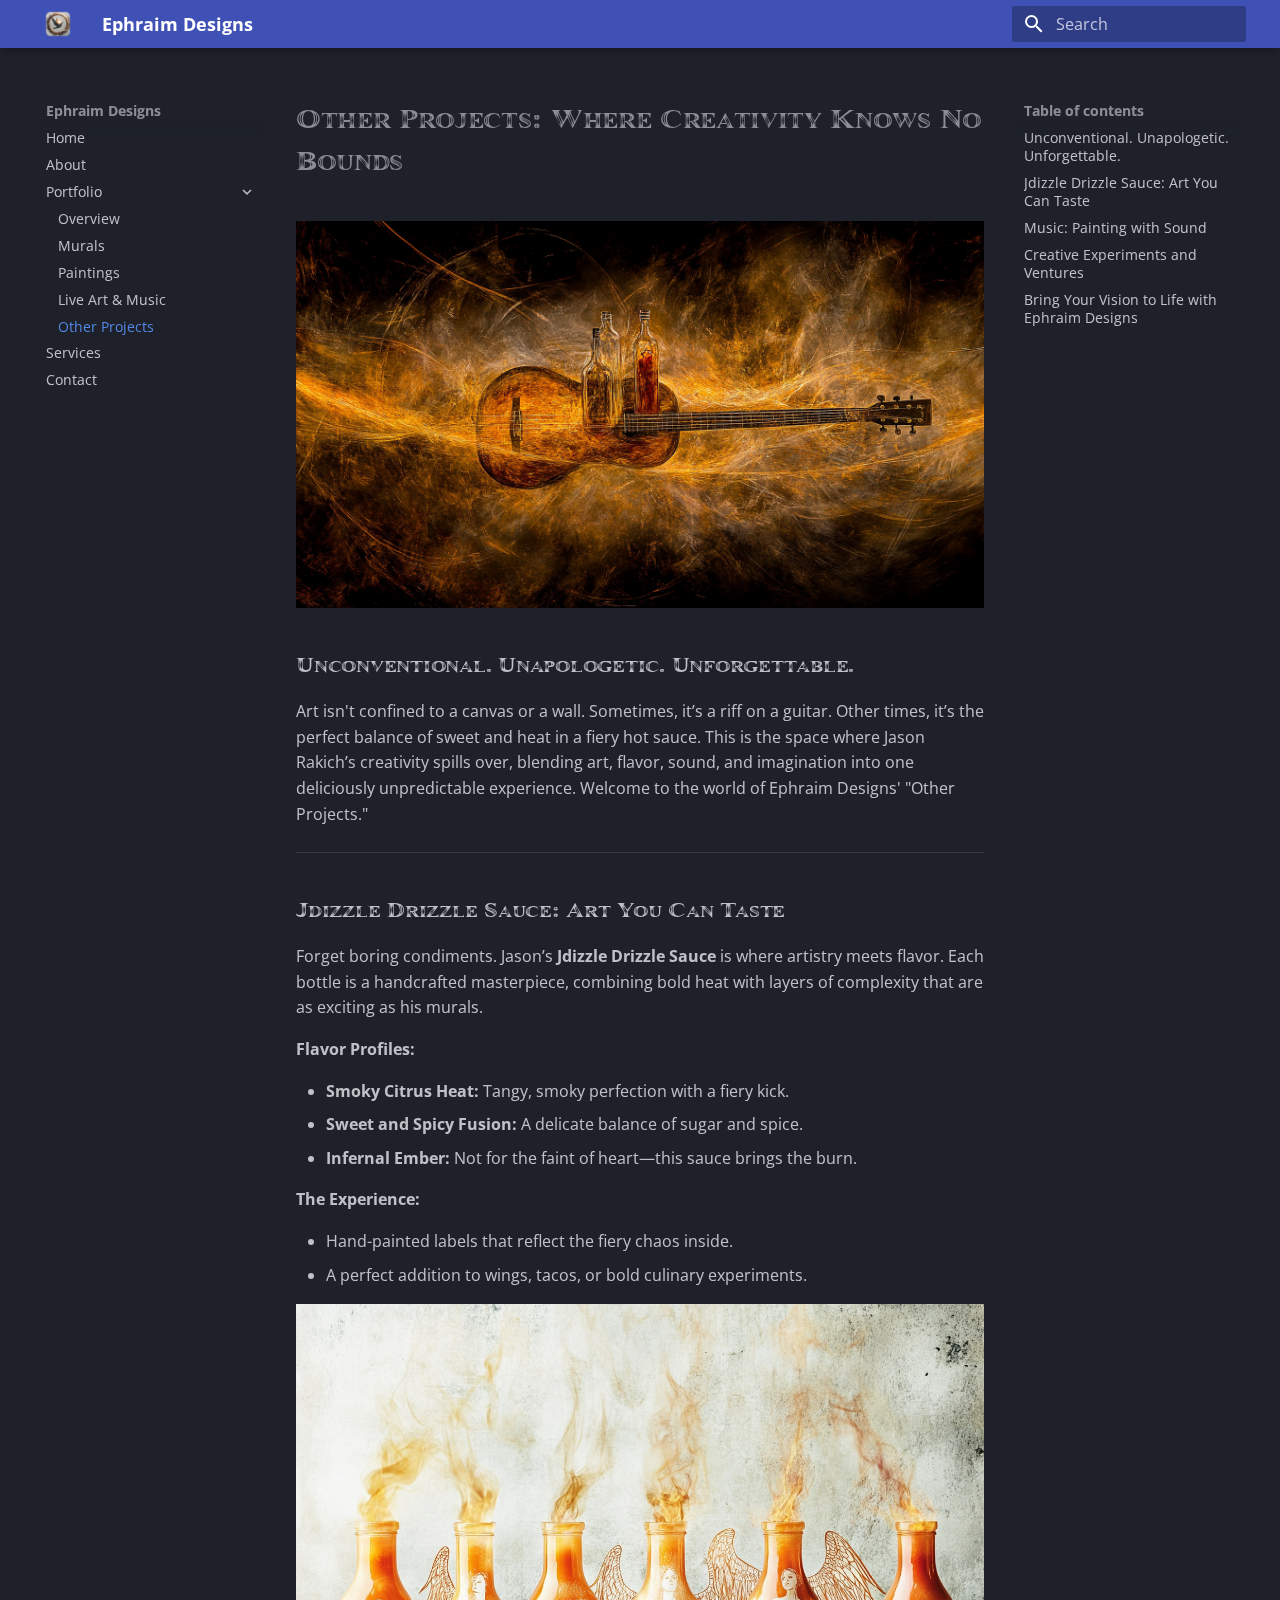
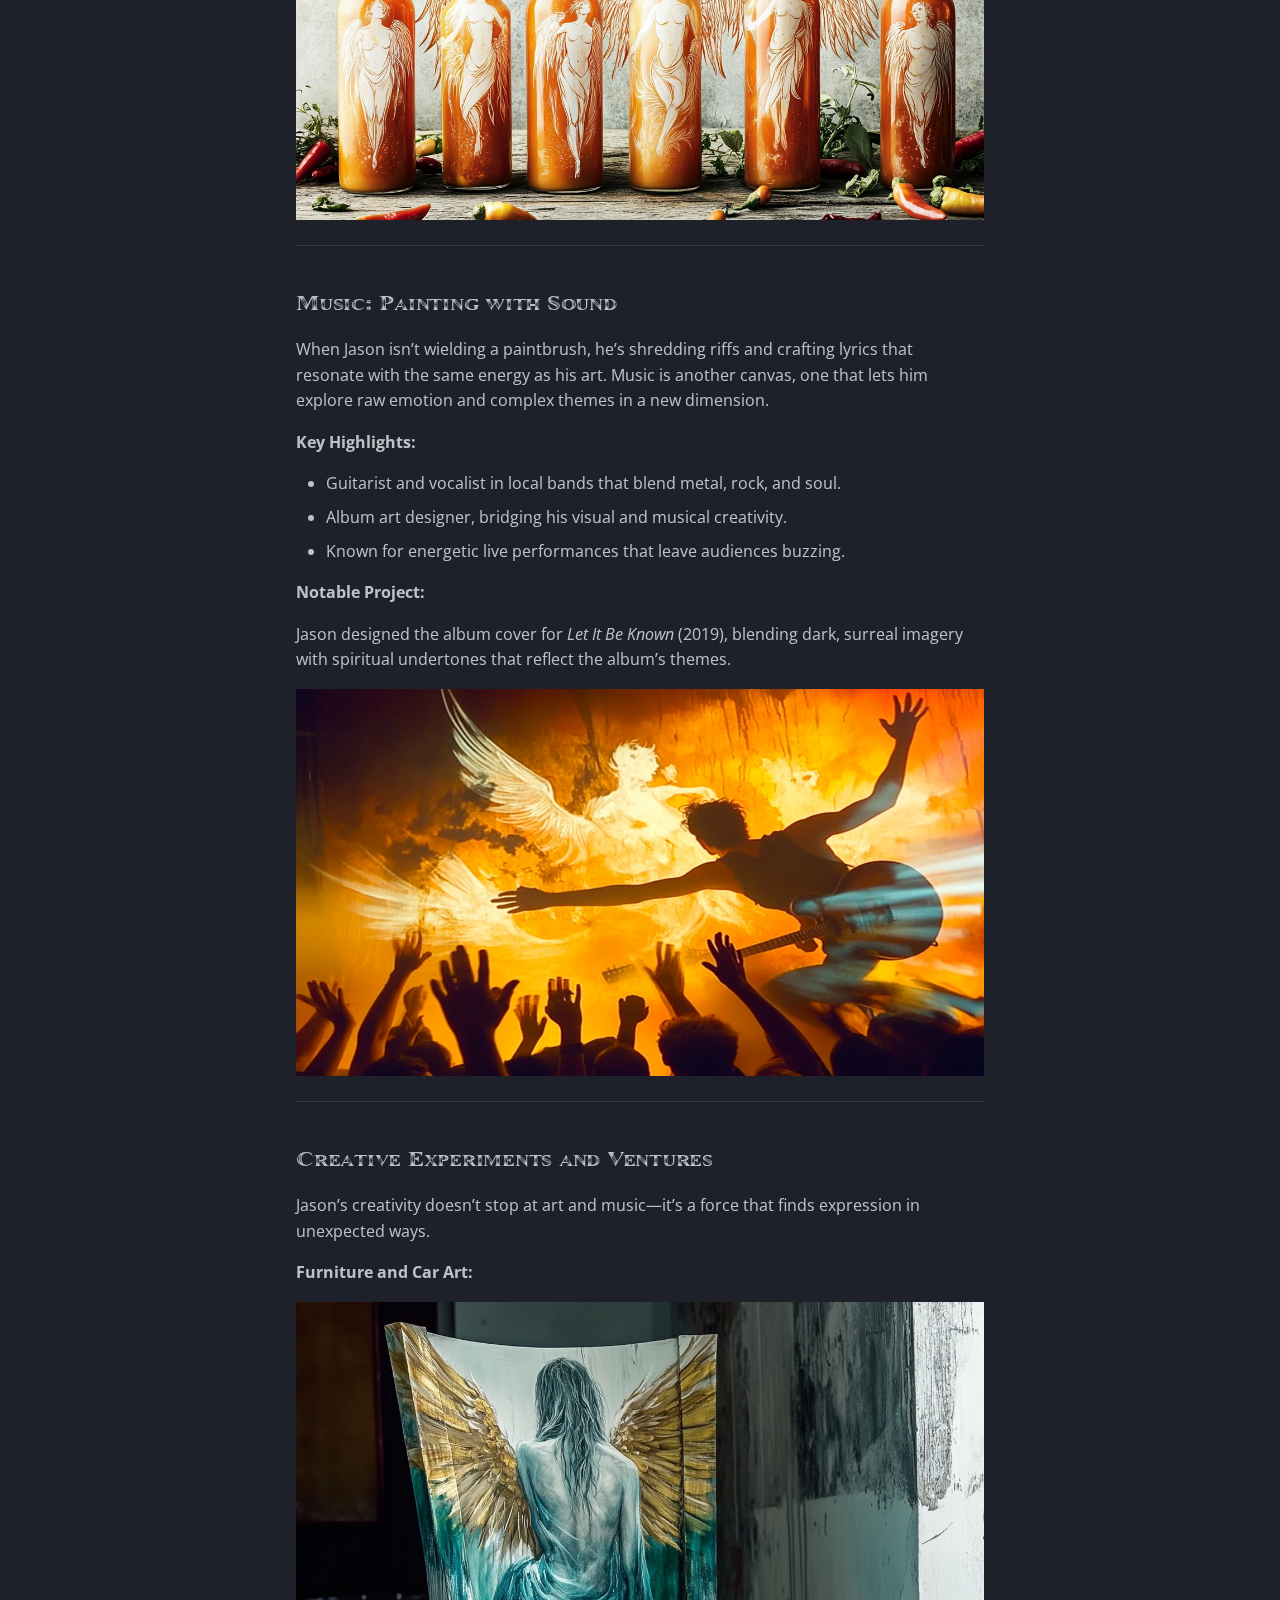
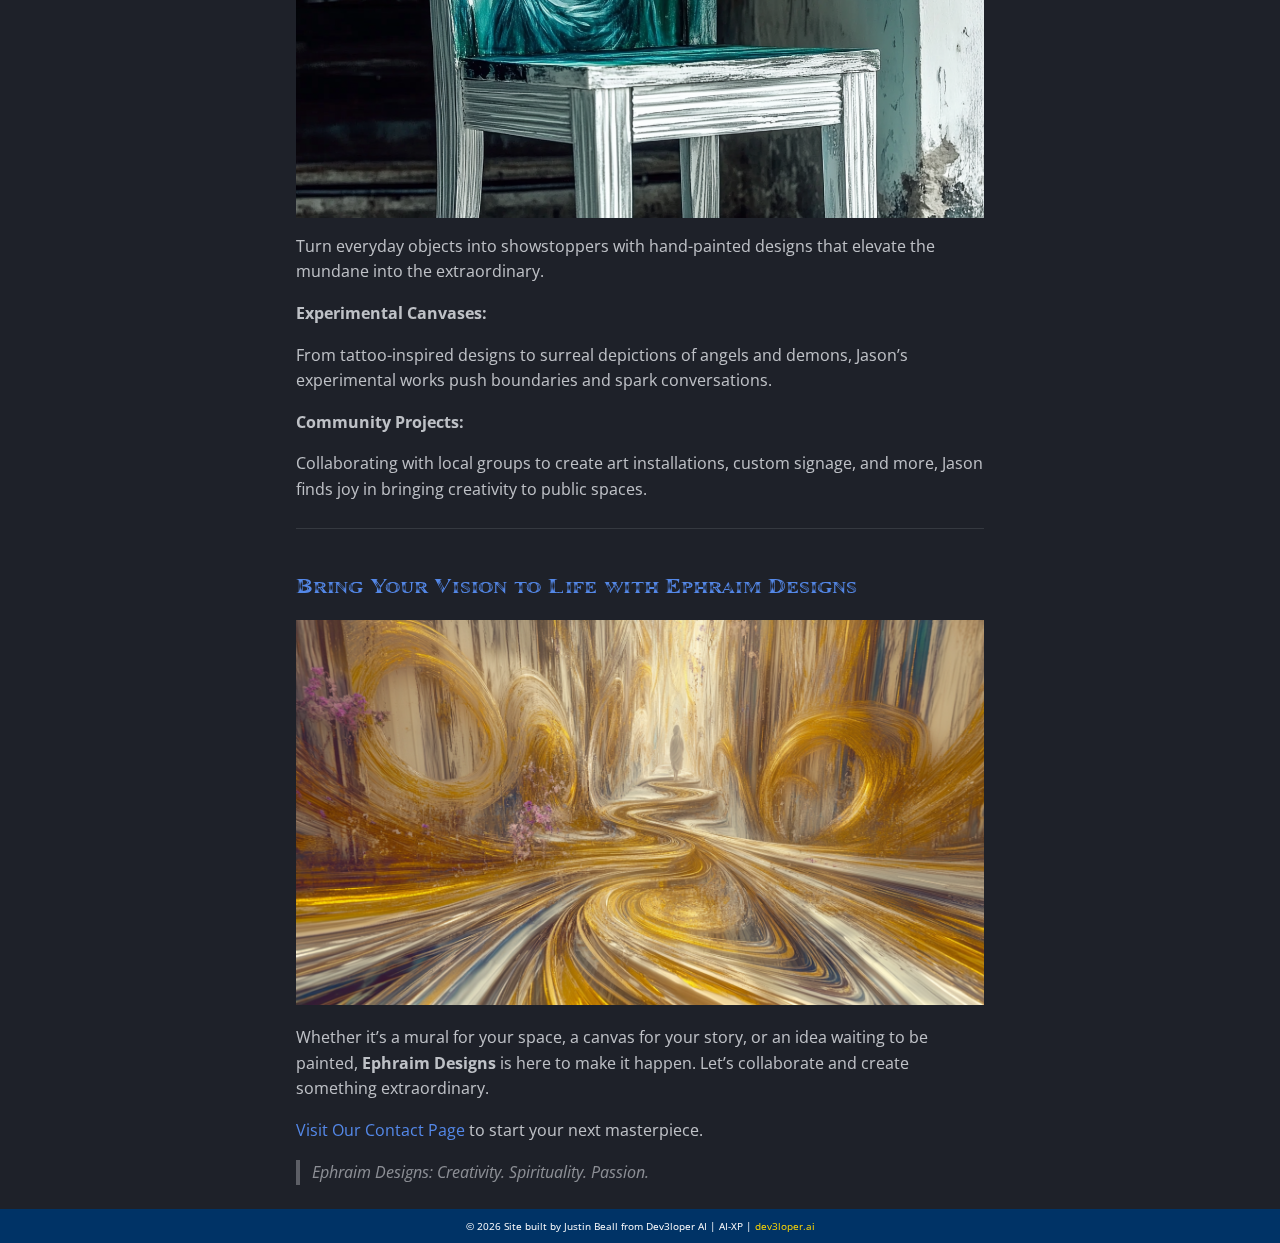
<file: portfolio/other/index.html>
<!doctype html><html class=no-js lang=en><meta charset=utf-8><meta content="width=device-width,initial-scale=1" name=viewport><meta content="Explore the bold and unexpected world of Jason Rakich's 'other projects.' From fiery hot sauces to soulful music, discover the many ways creativity takes shape in Ephraim Designs' portfolio." name=description><meta content="Ephraim Designs" name=author><link href=https://dev3l.github.io/ephraim-designs/portfolio/other/ rel=canonical><link href=../live-art/ rel=prev><link href=../../services/ rel=next><link href=../../images/favicon.png rel=icon><meta content="mkdocs-1.6.1, mkdocs-material-9.5.46" name=generator><title>Portfolio: Other Projects - Ephraim Designs</title><link href=../../assets/stylesheets/main.6f8fc17f.min.css rel=stylesheet><link href=../../assets/stylesheets/palette.06af60db.min.css rel=stylesheet><link crossorigin href=https://fonts.gstatic.com rel=preconnect><link href="https://fonts.googleapis.com/css?family=Open+Sans:300,300i,400,400i,700,700i%7CRoboto+Mono:400,400i,700,700i&display=fallback" rel=stylesheet><style>:root{--md-text-font:"Open Sans";--md-code-font:"Roboto Mono"}</style><link href=../../stylesheets/extra.css rel=stylesheet><script>__md_scope=new URL("../..",location),__md_hash=e=>[...e].reduce(((e,_)=>(e<<5)-e+_.charCodeAt(0)),0),__md_get=(e,_=localStorage,t=__md_scope)=>JSON.parse(_.getItem(t.pathname+"."+e)),__md_set=(e,_,t=localStorage,a=__md_scope)=>{try{t.setItem(a.pathname+"."+e,JSON.stringify(_))}catch(e){}}</script><meta content="Other Projects" name=title><link href=https://cdnjs.cloudflare.com/ajax/libs/font-awesome/6.4.2/css/all.min.css rel=stylesheet><meta content="Jdizzle Drizzle Sauce Jason Rakich music creative portfolio Ephraim Designs other projects Wooster Ohio artist experimental art projects" name=keywords><meta content=website property=og:type><meta content=https://dev3l.github.io/ephraim-designs/portfolio/other property=og:url><meta content="Other Projects" property=og:title><meta content="Explore the bold and unexpected world of Jason Rakich's 'other projects.' From fiery hot sauces to soulful music, discover the many ways creativity takes shape in Ephraim Designs' portfolio." property=og:description><meta content=../../images/portfolio/creative-endeavors-banner.png property=og:image><meta content=summary_large_image property=twitter:card><meta content=https://dev3l.github.io/ephraim-designs/portfolio/other property=twitter:url><meta content="Other Projects" property=twitter:title><meta content="Explore the bold and unexpected world of Jason Rakich's 'other projects.' From fiery hot sauces to soulful music, discover the many ways creativity takes shape in Ephraim Designs' portfolio." property=twitter:description><meta content=../../images/portfolio/creative-endeavors-banner.png property=twitter:image><script type=application/ld+json>{"@context": "https://schema.org", "@type": "Article", "headline": "Other Projects", "image": ["../../images/portfolio/creative-endeavors-banner.png"], "datePublished": "2024-11-29 18:58:07 -0500", "dateModified": "2024-11-29 20:22:33 -0500", "author": [{"@type": "Organization", "name": "Ultralytics", "url": "https://ultralytics.com/"}], "abstract": "Explore the bold and unexpected world of Jason Rakich's 'other projects.' From fiery hot sauces to soulful music, discover the many ways creativity takes shape in Ephraim Designs' portfolio."}</script><body data-md-color-accent=indigo data-md-color-primary=indigo data-md-color-scheme=slate dir=ltr><input autocomplete=off class=md-toggle data-md-toggle=drawer id=__drawer type=checkbox><input autocomplete=off class=md-toggle data-md-toggle=search id=__search type=checkbox><label class=md-overlay for=__drawer></label><div data-md-component=skip><a class=md-skip href=#other-projects-where-creativity-knows-no-bounds> Skip to content </a></div><div data-md-component=announce></div><header class="md-header md-header--shadow" data-md-component=header><nav class="md-header__inner md-grid" aria-label=Header><a aria-label="Ephraim Designs" class="md-header__button md-logo" title="Ephraim Designs" data-md-component=logo href=../..> <img alt=logo src=../../images/logo.png> </a><label class="md-header__button md-icon" for=__drawer><svg viewbox="0 0 24 24" xmlns=http://www.w3.org/2000/svg><path d="M3 6h18v2H3zm0 5h18v2H3zm0 5h18v2H3z"></path></svg></label><div class=md-header__title data-md-component=header-title><div class=md-header__ellipsis><div class=md-header__topic><span class=md-ellipsis> Ephraim Designs </span></div><div class=md-header__topic data-md-component=header-topic><span class=md-ellipsis> Portfolio: Other Projects </span></div></div></div><label class="md-header__button md-icon" for=__search><svg viewbox="0 0 24 24" xmlns=http://www.w3.org/2000/svg><path d="M9.5 3A6.5 6.5 0 0 1 16 9.5c0 1.61-.59 3.09-1.56 4.23l.27.27h.79l5 5-1.5 1.5-5-5v-.79l-.27-.27A6.52 6.52 0 0 1 9.5 16 6.5 6.5 0 0 1 3 9.5 6.5 6.5 0 0 1 9.5 3m0 2C7 5 5 7 5 9.5S7 14 9.5 14 14 12 14 9.5 12 5 9.5 5"></path></svg></label><div class=md-search data-md-component=search role=dialog><label class=md-search__overlay for=__search></label><div class=md-search__inner role=search><form class=md-search__form name=search><input aria-label=Search autocapitalize=off autocomplete=off autocorrect=off class=md-search__input data-md-component=search-query name=query placeholder=Search required spellcheck=false type=text><label class="md-search__icon md-icon" for=__search><svg viewbox="0 0 24 24" xmlns=http://www.w3.org/2000/svg><path d="M9.5 3A6.5 6.5 0 0 1 16 9.5c0 1.61-.59 3.09-1.56 4.23l.27.27h.79l5 5-1.5 1.5-5-5v-.79l-.27-.27A6.52 6.52 0 0 1 9.5 16 6.5 6.5 0 0 1 3 9.5 6.5 6.5 0 0 1 9.5 3m0 2C7 5 5 7 5 9.5S7 14 9.5 14 14 12 14 9.5 12 5 9.5 5"></path></svg> <svg viewbox="0 0 24 24" xmlns=http://www.w3.org/2000/svg><path d="M20 11v2H8l5.5 5.5-1.42 1.42L4.16 12l7.92-7.92L13.5 5.5 8 11z"></path></svg></label><nav aria-label=Search class=md-search__options><button class="md-search__icon md-icon" aria-label=Clear tabindex=-1 title=Clear type=reset><svg viewbox="0 0 24 24" xmlns=http://www.w3.org/2000/svg><path d="M19 6.41 17.59 5 12 10.59 6.41 5 5 6.41 10.59 12 5 17.59 6.41 19 12 13.41 17.59 19 19 17.59 13.41 12z"></path></svg></button></nav></form><div class=md-search__output><div class=md-search__scrollwrap data-md-scrollfix tabindex=0><div class=md-search-result data-md-component=search-result><div class=md-search-result__meta>Initializing search</div><ol class=md-search-result__list role=presentation></ol></div></div></div></div></div></nav></header><div class=md-container data-md-component=container><main class=md-main data-md-component=main><div class="md-main__inner md-grid"><div class="md-sidebar md-sidebar--primary" data-md-component=sidebar data-md-type=navigation><div class=md-sidebar__scrollwrap><div class=md-sidebar__inner><nav class="md-nav md-nav--primary" aria-label=Navigation data-md-level=0><label class=md-nav__title for=__drawer><a aria-label="Ephraim Designs" class="md-nav__button md-logo" title="Ephraim Designs" data-md-component=logo href=../..> <img alt=logo src=../../images/logo.png> </a> Ephraim Designs</label><ul class=md-nav__list data-md-scrollfix><li class=md-nav__item><a class=md-nav__link href=../..> <span class=md-ellipsis> Home </span> </a><li class=md-nav__item><a class=md-nav__link href=../../about/> <span class=md-ellipsis> About </span> </a><li class="md-nav__item md-nav__item--active md-nav__item--nested"><input class="md-nav__toggle md-toggle" checked id=__nav_3 type=checkbox> <label class=md-nav__link for=__nav_3 id=__nav_3_label tabindex=0><span class=md-ellipsis> Portfolio </span> <span class="md-nav__icon md-icon"></span></label> <nav aria-expanded=true aria-labelledby=__nav_3_label class=md-nav data-md-level=1><label class=md-nav__title for=__nav_3><span class="md-nav__icon md-icon"></span> Portfolio</label><ul class=md-nav__list data-md-scrollfix><li class=md-nav__item><a class=md-nav__link href=../> <span class=md-ellipsis> Overview </span> </a><li class=md-nav__item><a class=md-nav__link href=../murals/> <span class=md-ellipsis> Murals </span> </a><li class=md-nav__item><a class=md-nav__link href=../paintings/> <span class=md-ellipsis> Paintings </span> </a><li class=md-nav__item><a class=md-nav__link href=../live-art/> <span class=md-ellipsis> Live Art & Music </span> </a><li class="md-nav__item md-nav__item--active"><input class="md-nav__toggle md-toggle" id=__toc type=checkbox> <label class="md-nav__link md-nav__link--active" for=__toc><span class=md-ellipsis> Other Projects </span> <span class="md-nav__icon md-icon"></span></label> <a class="md-nav__link md-nav__link--active" href=./> <span class=md-ellipsis> Other Projects </span> </a> <nav aria-label="Table of contents" class="md-nav md-nav--secondary"><label class=md-nav__title for=__toc><span class="md-nav__icon md-icon"></span> Table of contents</label><ul class=md-nav__list data-md-component=toc data-md-scrollfix><li class=md-nav__item><a class=md-nav__link href=#unconventional-unapologetic-unforgettable> <span class=md-ellipsis> Unconventional. Unapologetic. Unforgettable. </span> </a><li class=md-nav__item><a class=md-nav__link href=#jdizzle-drizzle-sauce-art-you-can-taste> <span class=md-ellipsis> Jdizzle Drizzle Sauce: Art You Can Taste </span> </a><li class=md-nav__item><a class=md-nav__link href=#music-painting-with-sound> <span class=md-ellipsis> Music: Painting with Sound </span> </a><li class=md-nav__item><a class=md-nav__link href=#creative-experiments-and-ventures> <span class=md-ellipsis> Creative Experiments and Ventures </span> </a><li class=md-nav__item><a class=md-nav__link href=#bring-your-vision-to-life-with-ephraim-designs> <span class=md-ellipsis> Bring Your Vision to Life with Ephraim Designs </span> </a></ul></nav></ul></nav><li class=md-nav__item><a class=md-nav__link href=../../services/> <span class=md-ellipsis> Services </span> </a><li class=md-nav__item><a class=md-nav__link href=../../contact/> <span class=md-ellipsis> Contact </span> </a></ul></nav></div></div></div><div class="md-sidebar md-sidebar--secondary" data-md-component=sidebar data-md-type=toc><div class=md-sidebar__scrollwrap><div class=md-sidebar__inner><nav aria-label="Table of contents" class="md-nav md-nav--secondary"><label class=md-nav__title for=__toc><span class="md-nav__icon md-icon"></span> Table of contents</label><ul class=md-nav__list data-md-component=toc data-md-scrollfix><li class=md-nav__item><a class=md-nav__link href=#unconventional-unapologetic-unforgettable> <span class=md-ellipsis> Unconventional. Unapologetic. Unforgettable. </span> </a><li class=md-nav__item><a class=md-nav__link href=#jdizzle-drizzle-sauce-art-you-can-taste> <span class=md-ellipsis> Jdizzle Drizzle Sauce: Art You Can Taste </span> </a><li class=md-nav__item><a class=md-nav__link href=#music-painting-with-sound> <span class=md-ellipsis> Music: Painting with Sound </span> </a><li class=md-nav__item><a class=md-nav__link href=#creative-experiments-and-ventures> <span class=md-ellipsis> Creative Experiments and Ventures </span> </a><li class=md-nav__item><a class=md-nav__link href=#bring-your-vision-to-life-with-ephraim-designs> <span class=md-ellipsis> Bring Your Vision to Life with Ephraim Designs </span> </a></ul></nav></div></div></div><div class=md-content data-md-component=content><article class="md-content__inner md-typeset"><h1 id=other-projects-where-creativity-knows-no-bounds>Other Projects: Where Creativity Knows No Bounds<a title="Permanent link" class=headerlink href=#other-projects-where-creativity-knows-no-bounds>¶</a></h1><p><img alt="A chaotic yet captivating blend of music, art, and fire—Jason's other creative ventures captured in vibrant hues" src=../../images/portfolio/creative-endeavors-banner.png style=aspect-ratio:16/9;width:100%;max-width:900px;margin:auto;display:block><h2 id=unconventional-unapologetic-unforgettable>Unconventional. Unapologetic. Unforgettable.<a title="Permanent link" class=headerlink href=#unconventional-unapologetic-unforgettable>¶</a></h2><p>Art isn't confined to a canvas or a wall. Sometimes, it’s a riff on a guitar. Other times, it’s the perfect balance of sweet and heat in a fiery hot sauce. This is the space where Jason Rakich’s creativity spills over, blending art, flavor, sound, and imagination into one deliciously unpredictable experience. Welcome to the world of Ephraim Designs' "Other Projects."<hr><h2 id=jdizzle-drizzle-sauce-art-you-can-taste><strong>Jdizzle Drizzle Sauce: Art You Can Taste</strong><a title="Permanent link" class=headerlink href=#jdizzle-drizzle-sauce-art-you-can-taste>¶</a></h2><p>Forget boring condiments. Jason’s <strong>Jdizzle Drizzle Sauce</strong> is where artistry meets flavor. Each bottle is a handcrafted masterpiece, combining bold heat with layers of complexity that are as exciting as his murals.<p><strong>Flavor Profiles:</strong><ul><li><strong>Smoky Citrus Heat:</strong> Tangy, smoky perfection with a fiery kick.<li><strong>Sweet and Spicy Fusion:</strong> A delicate balance of sugar and spice.<li><strong>Infernal Ember:</strong> Not for the faint of heart—this sauce brings the burn.</ul><p><strong>The Experience:</strong><ul><li>Hand-painted labels that reflect the fiery chaos inside.<li>A perfect addition to wings, tacos, or bold culinary experiments.</ul><p><img alt="A vibrant lineup of Jdizzle Drizzle Sauce bottles with hand-painted labels, glowing under fiery red and orange lighting" src=../../images/portfolio/hot-sauce-display.png style=aspect-ratio:4/3;width:100%;max-width:800px;margin:auto;display:block><hr><h2 id=music-painting-with-sound><strong>Music: Painting with Sound</strong><a title="Permanent link" class=headerlink href=#music-painting-with-sound>¶</a></h2><p>When Jason isn’t wielding a paintbrush, he’s shredding riffs and crafting lyrics that resonate with the same energy as his art. Music is another canvas, one that lets him explore raw emotion and complex themes in a new dimension.<p><strong>Key Highlights:</strong><ul><li>Guitarist and vocalist in local bands that blend metal, rock, and soul.<li>Album art designer, bridging his visual and musical creativity.<li>Known for energetic live performances that leave audiences buzzing.</ul><p><strong>Notable Project:</strong><p>Jason designed the album cover for <em>Let It Be Known</em> (2019), blending dark, surreal imagery with spiritual undertones that reflect the album’s themes.<p><img alt="A high-energy live performance with vibrant lighting, a roaring crowd, and Jason immersed in his music" src=../../images/portfolio/live-performance.png style=aspect-ratio:16/9;width:100%;max-width:900px;margin:auto;display:block><hr><h2 id=creative-experiments-and-ventures><strong>Creative Experiments and Ventures</strong><a title="Permanent link" class=headerlink href=#creative-experiments-and-ventures>¶</a></h2><p>Jason’s creativity doesn’t stop at art and music—it’s a force that finds expression in unexpected ways.<p><strong>Furniture and Car Art:</strong><p><img alt="Chair back with angelic wings" src=../../images/portfolio/experimental-furniture.png style=aspect-ratio:4/3;width:100%;max-width:800px;margin:auto;display:block><p>Turn everyday objects into showstoppers with hand-painted designs that elevate the mundane into the extraordinary.<p><strong>Experimental Canvases:</strong><p>From tattoo-inspired designs to surreal depictions of angels and demons, Jason’s experimental works push boundaries and spark conversations.<p><strong>Community Projects:</strong><p>Collaborating with local groups to create art installations, custom signage, and more, Jason finds joy in bringing creativity to public spaces.<hr><h2 id=bring-your-vision-to-life-with-ephraim-designs><strong><a href=../../contact/>Bring Your Vision to Life with Ephraim Designs</a></strong><a title="Permanent link" class=headerlink href=#bring-your-vision-to-life-with-ephraim-designs>¶</a></h2><p><img alt="A radiant artistic pathway symbolizing creativity and connection with Ephraim Designs" style="width:100%;max-width:800px;margin:auto auto 20px;display:block" src=../../images/cta-creativity-path.png><p>Whether it’s a mural for your space, a canvas for your story, or an idea waiting to be painted, <strong>Ephraim Designs</strong> is here to make it happen. Let’s collaborate and create something extraordinary.<p><a href=../../contact/>Visit Our Contact Page</a> to start your next masterpiece.<blockquote><p><em>Ephraim Designs: Creativity. Spirituality. Passion.</em></blockquote><div class=share-buttons><button class="share-button hover-item" onclick="window.open('https://twitter.com/intent/tweet?url=https://dev3l.github.io/ephraim-designs/portfolio/other', 'TwitterShare', 'width=550,height=680,menubar=no,toolbar=no'); return false;"><i class="fa-brands fa-x-twitter"></i> Tweet</button><button class="share-button hover-item linkedin" onclick="window.open('https://www.linkedin.com/shareArticle?url=https://dev3l.github.io/ephraim-designs/portfolio/other', 'LinkedinShare', 'width=550,height=730,menubar=no,toolbar=no'); return false;"><i class="fa-brands fa-linkedin-in"></i> Share</button></div></article></div><script>var target=document.getElementById(location.hash.slice(1));target&&target.name&&(target.checked=target.name.startsWith("__tabbed_"))</script></div></main><footer class=md-footer><div class="md-footer-meta md-typeset"><div class="md-footer-meta__inner md-grid"><div class=md-copyright>Made with <a href=https://squidfunk.github.io/mkdocs-material/ rel=noopener target=_blank> Material for MkDocs </a></div></div></div></footer></div><div class=md-dialog data-md-component=dialog><div class="md-dialog__inner md-typeset"></div></div><script id=__config type=application/json>{"base": "../..", "features": [], "search": "../../assets/javascripts/workers/search.6ce7567c.min.js", "translations": {"clipboard.copied": "Copied to clipboard", "clipboard.copy": "Copy to clipboard", "search.result.more.one": "1 more on this page", "search.result.more.other": "# more on this page", "search.result.none": "No matching documents", "search.result.one": "1 matching document", "search.result.other": "# matching documents", "search.result.placeholder": "Type to start searching", "search.result.term.missing": "Missing", "select.version": "Select version"}}</script><script src=../../assets/javascripts/bundle.83f73b43.min.js></script><script src=../../overrides/footer.js></script>
</file>
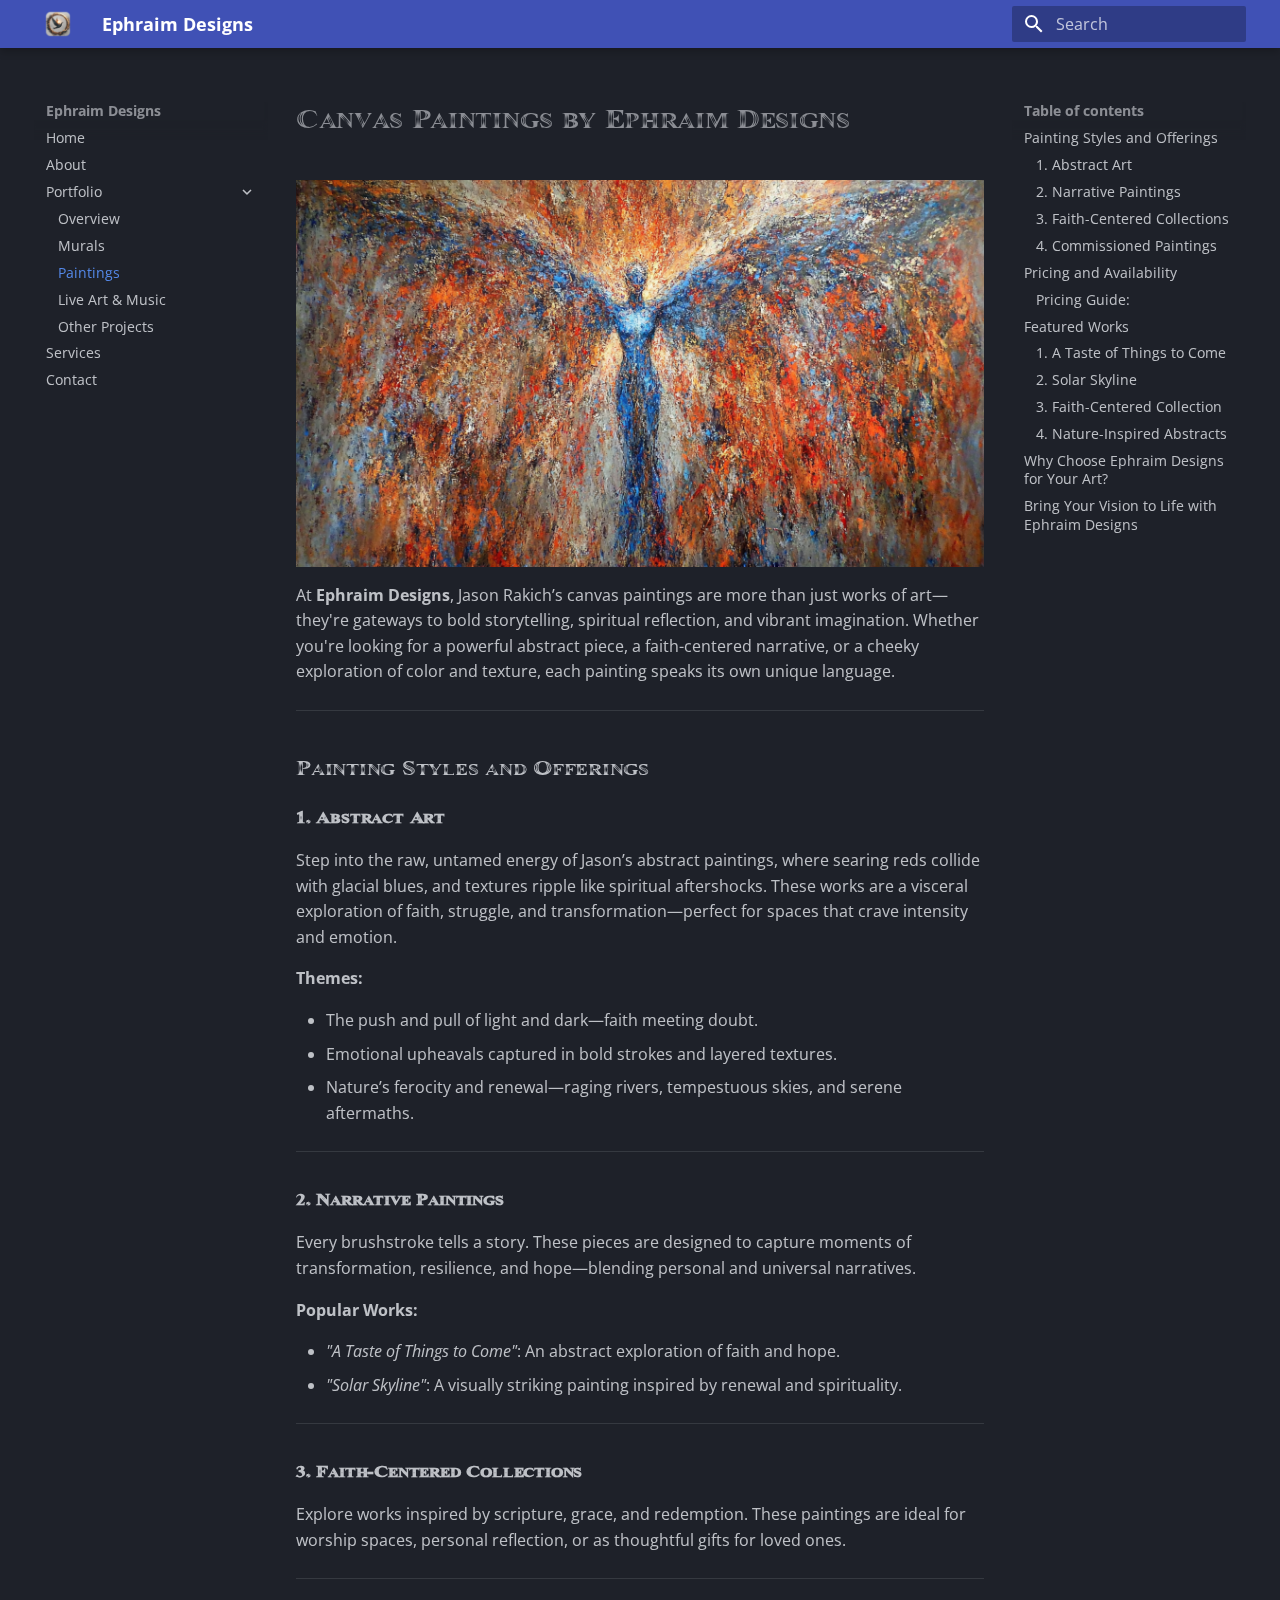
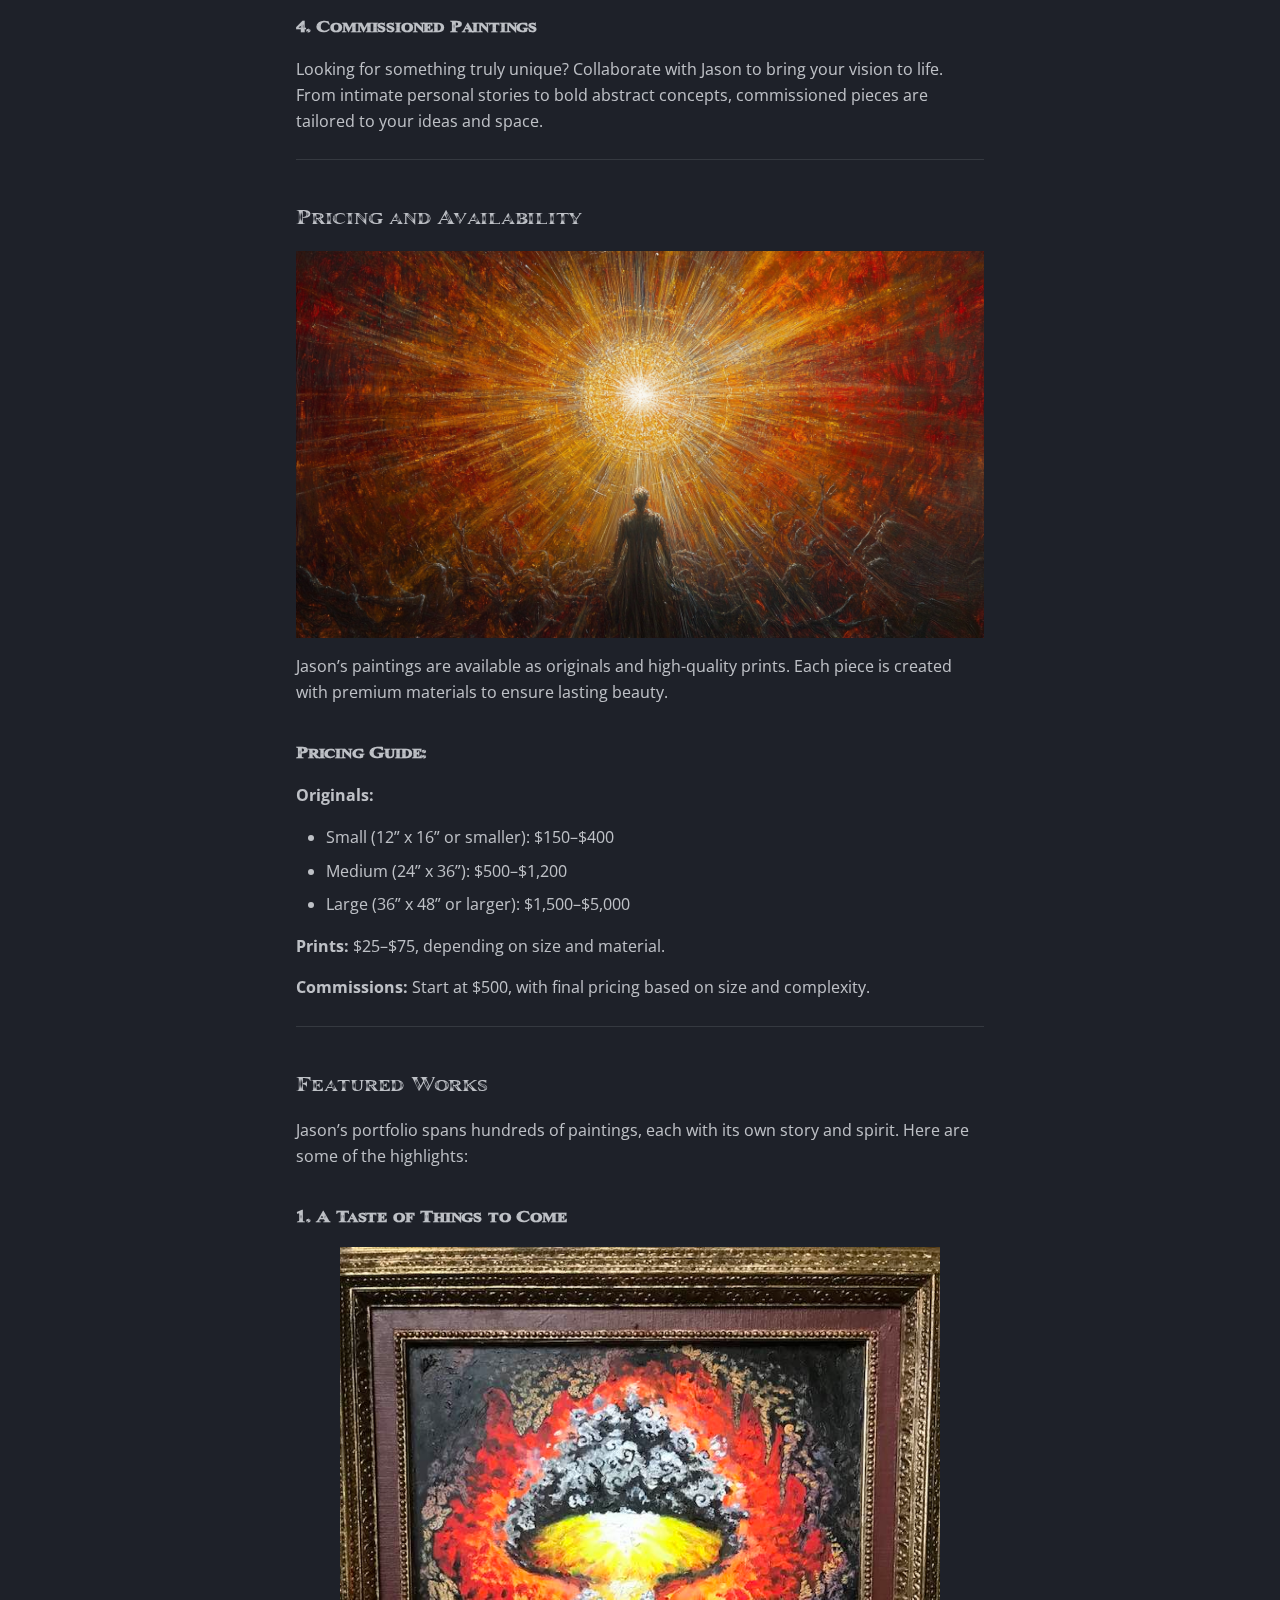
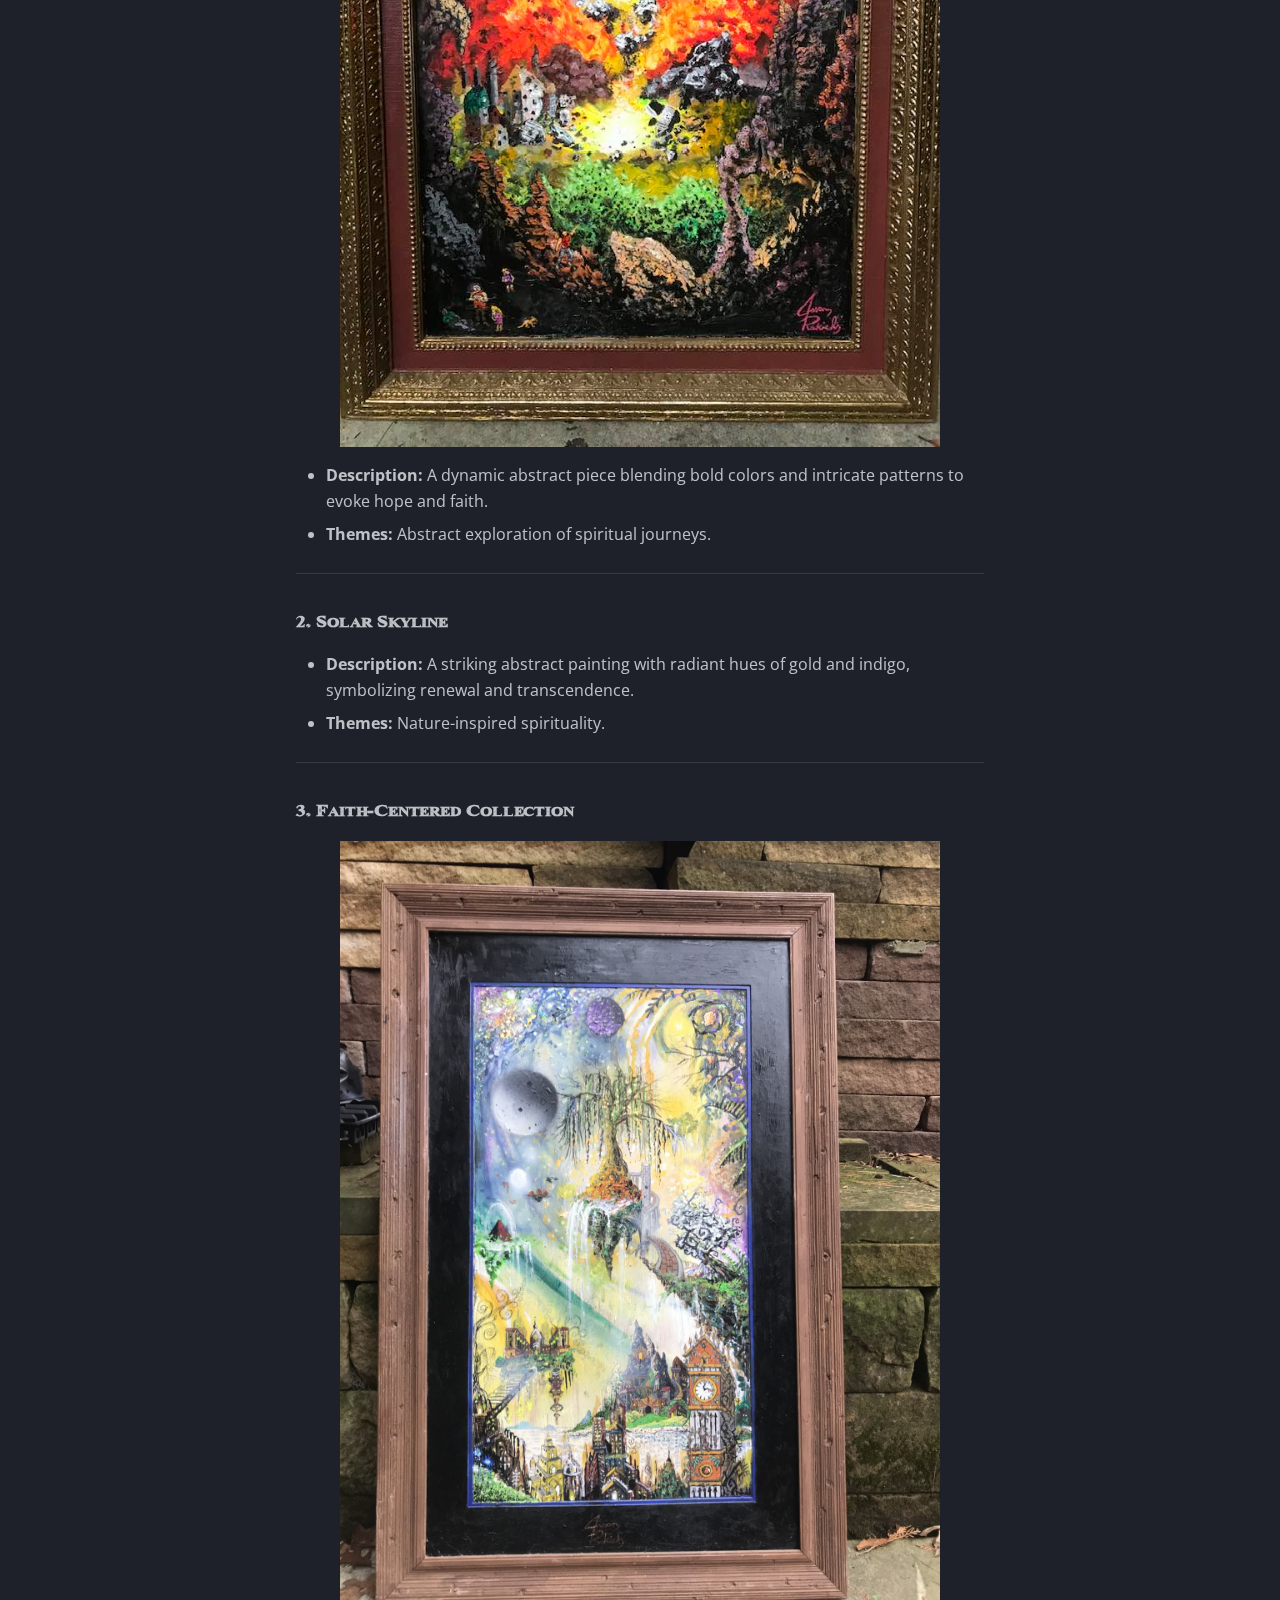
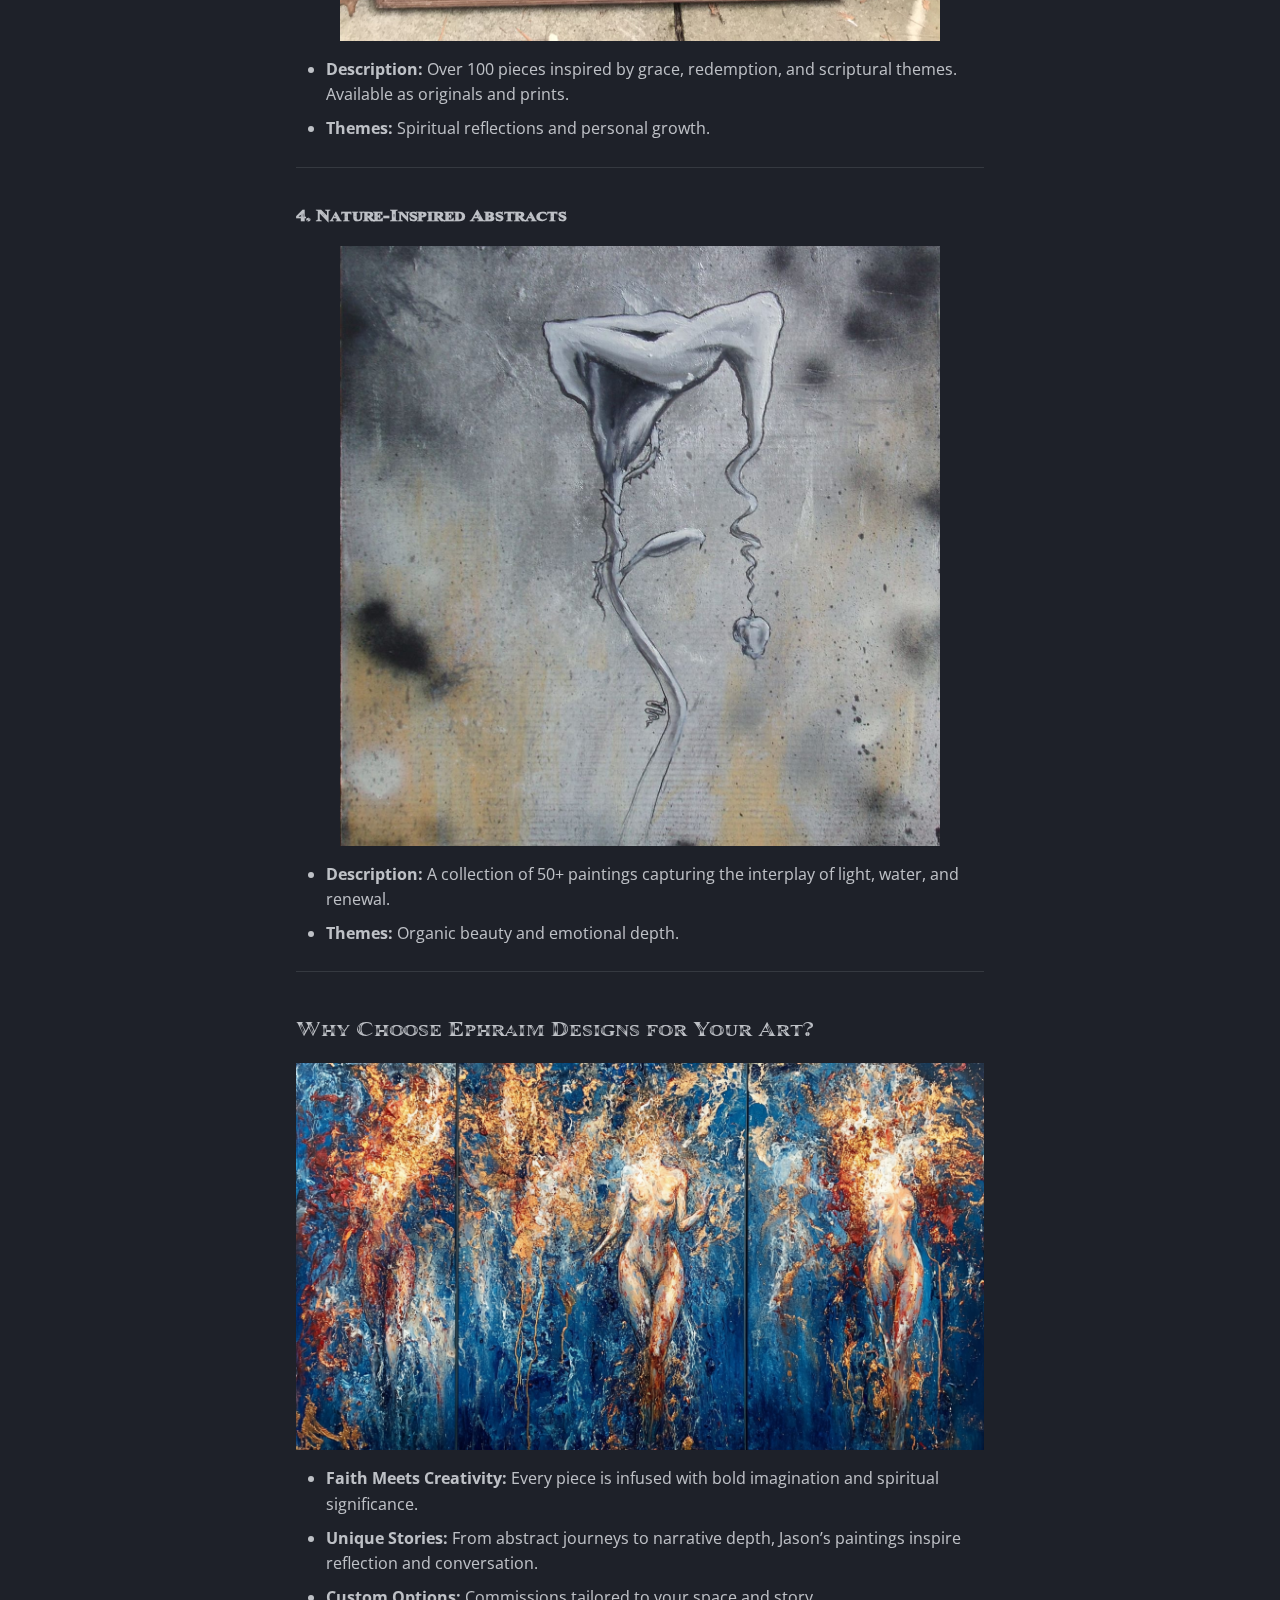
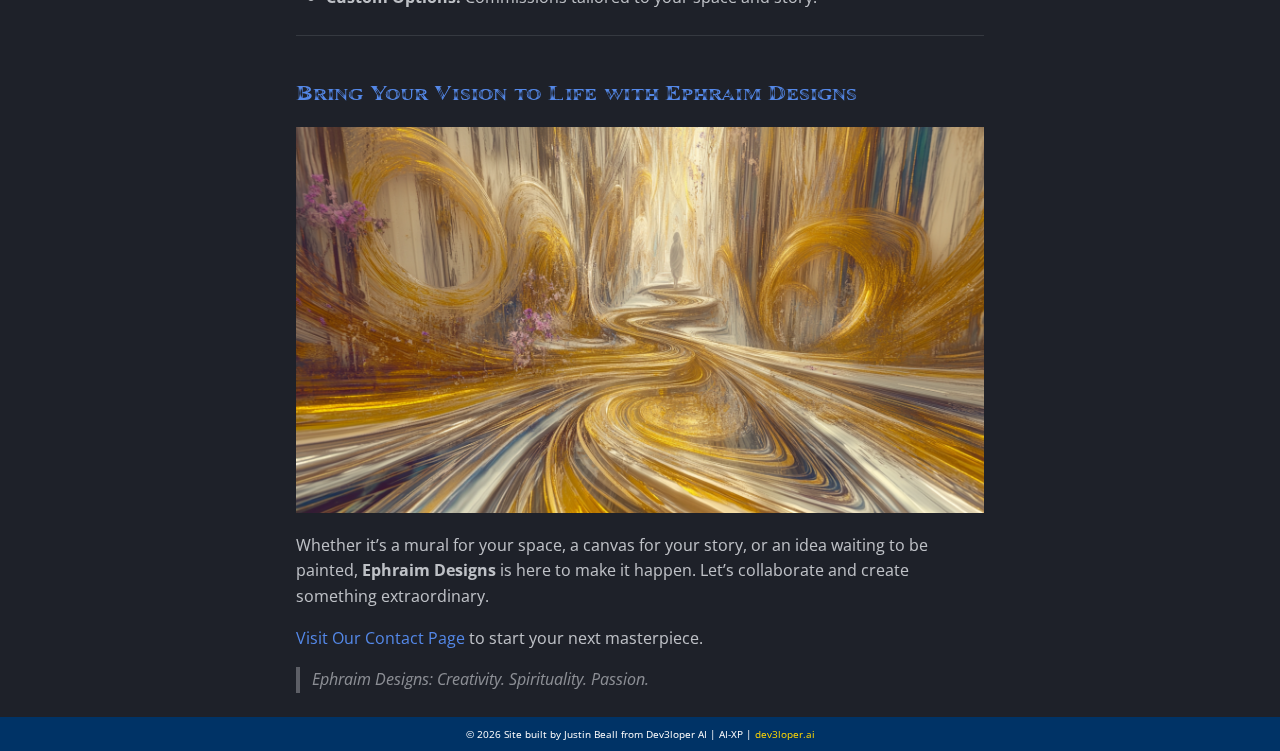
<file: portfolio/paintings/index.html>
<!doctype html><html class=no-js lang=en><meta charset=utf-8><meta content="width=device-width,initial-scale=1" name=viewport><meta content="Explore the bold, faith-infused canvas art of Ephraim Designs. From abstract explorations to narrative masterpieces, Jason Rakich creates evocative paintings that inspire and transform." name=description><meta content="Ephraim Designs" name=author><link href=https://dev3l.github.io/ephraim-designs/portfolio/paintings/ rel=canonical><link href=../murals/ rel=prev><link href=../live-art/ rel=next><link href=../../images/favicon.png rel=icon><meta content="mkdocs-1.6.1, mkdocs-material-9.5.46" name=generator><title>Canvas Paintings - Ephraim Designs</title><link href=../../assets/stylesheets/main.6f8fc17f.min.css rel=stylesheet><link href=../../assets/stylesheets/palette.06af60db.min.css rel=stylesheet><link crossorigin href=https://fonts.gstatic.com rel=preconnect><link href="https://fonts.googleapis.com/css?family=Open+Sans:300,300i,400,400i,700,700i%7CRoboto+Mono:400,400i,700,700i&display=fallback" rel=stylesheet><style>:root{--md-text-font:"Open Sans";--md-code-font:"Roboto Mono"}</style><link href=../../stylesheets/extra.css rel=stylesheet><script>__md_scope=new URL("../..",location),__md_hash=e=>[...e].reduce(((e,_)=>(e<<5)-e+_.charCodeAt(0)),0),__md_get=(e,_=localStorage,t=__md_scope)=>JSON.parse(_.getItem(t.pathname+"."+e)),__md_set=(e,_,t=localStorage,a=__md_scope)=>{try{t.setItem(a.pathname+"."+e,JSON.stringify(_))}catch(e){}}</script><meta content=Paintings name=title><link href=https://cdnjs.cloudflare.com/ajax/libs/font-awesome/6.4.2/css/all.min.css rel=stylesheet><meta content="canvas paintings faith-inspired art abstract art Ohio Jason Rakich paintings art commissions Wooster" name=keywords><meta content=website property=og:type><meta content=https://dev3l.github.io/ephraim-designs/portfolio/paintings property=og:url><meta content=Paintings property=og:title><meta content="Explore the bold, faith-infused canvas art of Ephraim Designs. From abstract explorations to narrative masterpieces, Jason Rakich creates evocative paintings that inspire and transform." property=og:description><meta content=../../images/portfolio/paintings-intro.png property=og:image><meta content=summary_large_image property=twitter:card><meta content=https://dev3l.github.io/ephraim-designs/portfolio/paintings property=twitter:url><meta content=Paintings property=twitter:title><meta content="Explore the bold, faith-infused canvas art of Ephraim Designs. From abstract explorations to narrative masterpieces, Jason Rakich creates evocative paintings that inspire and transform." property=twitter:description><meta content=../../images/portfolio/paintings-intro.png property=twitter:image><script type=application/ld+json>{"@context": "https://schema.org", "@type": "Article", "headline": "Paintings", "image": ["../../images/portfolio/paintings-intro.png"], "datePublished": "2024-11-27 20:11:47 -0500", "dateModified": "2024-11-29 19:59:25 -0500", "author": [{"@type": "Organization", "name": "Ultralytics", "url": "https://ultralytics.com/"}], "abstract": "Explore the bold, faith-infused canvas art of Ephraim Designs. From abstract explorations to narrative masterpieces, Jason Rakich creates evocative paintings that inspire and transform."}</script><body data-md-color-accent=indigo data-md-color-primary=indigo data-md-color-scheme=slate dir=ltr><input autocomplete=off class=md-toggle data-md-toggle=drawer id=__drawer type=checkbox><input autocomplete=off class=md-toggle data-md-toggle=search id=__search type=checkbox><label class=md-overlay for=__drawer></label><div data-md-component=skip><a class=md-skip href=#canvas-paintings-by-ephraim-designs> Skip to content </a></div><div data-md-component=announce></div><header class="md-header md-header--shadow" data-md-component=header><nav class="md-header__inner md-grid" aria-label=Header><a aria-label="Ephraim Designs" class="md-header__button md-logo" title="Ephraim Designs" data-md-component=logo href=../..> <img alt=logo src=../../images/logo.png> </a><label class="md-header__button md-icon" for=__drawer><svg viewbox="0 0 24 24" xmlns=http://www.w3.org/2000/svg><path d="M3 6h18v2H3zm0 5h18v2H3zm0 5h18v2H3z"></path></svg></label><div class=md-header__title data-md-component=header-title><div class=md-header__ellipsis><div class=md-header__topic><span class=md-ellipsis> Ephraim Designs </span></div><div class=md-header__topic data-md-component=header-topic><span class=md-ellipsis> Canvas Paintings </span></div></div></div><label class="md-header__button md-icon" for=__search><svg viewbox="0 0 24 24" xmlns=http://www.w3.org/2000/svg><path d="M9.5 3A6.5 6.5 0 0 1 16 9.5c0 1.61-.59 3.09-1.56 4.23l.27.27h.79l5 5-1.5 1.5-5-5v-.79l-.27-.27A6.52 6.52 0 0 1 9.5 16 6.5 6.5 0 0 1 3 9.5 6.5 6.5 0 0 1 9.5 3m0 2C7 5 5 7 5 9.5S7 14 9.5 14 14 12 14 9.5 12 5 9.5 5"></path></svg></label><div class=md-search data-md-component=search role=dialog><label class=md-search__overlay for=__search></label><div class=md-search__inner role=search><form class=md-search__form name=search><input aria-label=Search autocapitalize=off autocomplete=off autocorrect=off class=md-search__input data-md-component=search-query name=query placeholder=Search required spellcheck=false type=text><label class="md-search__icon md-icon" for=__search><svg viewbox="0 0 24 24" xmlns=http://www.w3.org/2000/svg><path d="M9.5 3A6.5 6.5 0 0 1 16 9.5c0 1.61-.59 3.09-1.56 4.23l.27.27h.79l5 5-1.5 1.5-5-5v-.79l-.27-.27A6.52 6.52 0 0 1 9.5 16 6.5 6.5 0 0 1 3 9.5 6.5 6.5 0 0 1 9.5 3m0 2C7 5 5 7 5 9.5S7 14 9.5 14 14 12 14 9.5 12 5 9.5 5"></path></svg> <svg viewbox="0 0 24 24" xmlns=http://www.w3.org/2000/svg><path d="M20 11v2H8l5.5 5.5-1.42 1.42L4.16 12l7.92-7.92L13.5 5.5 8 11z"></path></svg></label><nav aria-label=Search class=md-search__options><button class="md-search__icon md-icon" aria-label=Clear tabindex=-1 title=Clear type=reset><svg viewbox="0 0 24 24" xmlns=http://www.w3.org/2000/svg><path d="M19 6.41 17.59 5 12 10.59 6.41 5 5 6.41 10.59 12 5 17.59 6.41 19 12 13.41 17.59 19 19 17.59 13.41 12z"></path></svg></button></nav></form><div class=md-search__output><div class=md-search__scrollwrap data-md-scrollfix tabindex=0><div class=md-search-result data-md-component=search-result><div class=md-search-result__meta>Initializing search</div><ol class=md-search-result__list role=presentation></ol></div></div></div></div></div></nav></header><div class=md-container data-md-component=container><main class=md-main data-md-component=main><div class="md-main__inner md-grid"><div class="md-sidebar md-sidebar--primary" data-md-component=sidebar data-md-type=navigation><div class=md-sidebar__scrollwrap><div class=md-sidebar__inner><nav class="md-nav md-nav--primary" aria-label=Navigation data-md-level=0><label class=md-nav__title for=__drawer><a aria-label="Ephraim Designs" class="md-nav__button md-logo" title="Ephraim Designs" data-md-component=logo href=../..> <img alt=logo src=../../images/logo.png> </a> Ephraim Designs</label><ul class=md-nav__list data-md-scrollfix><li class=md-nav__item><a class=md-nav__link href=../..> <span class=md-ellipsis> Home </span> </a><li class=md-nav__item><a class=md-nav__link href=../../about/> <span class=md-ellipsis> About </span> </a><li class="md-nav__item md-nav__item--active md-nav__item--nested"><input class="md-nav__toggle md-toggle" checked id=__nav_3 type=checkbox> <label class=md-nav__link for=__nav_3 id=__nav_3_label tabindex=0><span class=md-ellipsis> Portfolio </span> <span class="md-nav__icon md-icon"></span></label> <nav aria-expanded=true aria-labelledby=__nav_3_label class=md-nav data-md-level=1><label class=md-nav__title for=__nav_3><span class="md-nav__icon md-icon"></span> Portfolio</label><ul class=md-nav__list data-md-scrollfix><li class=md-nav__item><a class=md-nav__link href=../> <span class=md-ellipsis> Overview </span> </a><li class=md-nav__item><a class=md-nav__link href=../murals/> <span class=md-ellipsis> Murals </span> </a><li class="md-nav__item md-nav__item--active"><input class="md-nav__toggle md-toggle" id=__toc type=checkbox> <label class="md-nav__link md-nav__link--active" for=__toc><span class=md-ellipsis> Paintings </span> <span class="md-nav__icon md-icon"></span></label> <a class="md-nav__link md-nav__link--active" href=./> <span class=md-ellipsis> Paintings </span> </a> <nav aria-label="Table of contents" class="md-nav md-nav--secondary"><label class=md-nav__title for=__toc><span class="md-nav__icon md-icon"></span> Table of contents</label><ul class=md-nav__list data-md-component=toc data-md-scrollfix><li class=md-nav__item><a class=md-nav__link href=#painting-styles-and-offerings> <span class=md-ellipsis> Painting Styles and Offerings </span> </a> <nav aria-label="Painting Styles and Offerings" class=md-nav><ul class=md-nav__list><li class=md-nav__item><a class=md-nav__link href=#1-abstract-art> <span class=md-ellipsis> 1. Abstract Art </span> </a><li class=md-nav__item><a class=md-nav__link href=#2-narrative-paintings> <span class=md-ellipsis> 2. Narrative Paintings </span> </a><li class=md-nav__item><a class=md-nav__link href=#3-faith-centered-collections> <span class=md-ellipsis> 3. Faith-Centered Collections </span> </a><li class=md-nav__item><a class=md-nav__link href=#4-commissioned-paintings> <span class=md-ellipsis> 4. Commissioned Paintings </span> </a></ul></nav><li class=md-nav__item><a class=md-nav__link href=#pricing-and-availability> <span class=md-ellipsis> Pricing and Availability </span> </a> <nav aria-label="Pricing and Availability" class=md-nav><ul class=md-nav__list><li class=md-nav__item><a class=md-nav__link href=#pricing-guide> <span class=md-ellipsis> Pricing Guide: </span> </a></ul></nav><li class=md-nav__item><a class=md-nav__link href=#featured-works> <span class=md-ellipsis> Featured Works </span> </a> <nav aria-label="Featured Works" class=md-nav><ul class=md-nav__list><li class=md-nav__item><a class=md-nav__link href=#1-a-taste-of-things-to-come> <span class=md-ellipsis> 1. A Taste of Things to Come </span> </a><li class=md-nav__item><a class=md-nav__link href=#2-solar-skyline> <span class=md-ellipsis> 2. Solar Skyline </span> </a><li class=md-nav__item><a class=md-nav__link href=#3-faith-centered-collection> <span class=md-ellipsis> 3. Faith-Centered Collection </span> </a><li class=md-nav__item><a class=md-nav__link href=#4-nature-inspired-abstracts> <span class=md-ellipsis> 4. Nature-Inspired Abstracts </span> </a></ul></nav><li class=md-nav__item><a class=md-nav__link href=#why-choose-ephraim-designs-for-your-art> <span class=md-ellipsis> Why Choose Ephraim Designs for Your Art? </span> </a><li class=md-nav__item><a class=md-nav__link href=#bring-your-vision-to-life-with-ephraim-designs> <span class=md-ellipsis> Bring Your Vision to Life with Ephraim Designs </span> </a></ul></nav><li class=md-nav__item><a class=md-nav__link href=../live-art/> <span class=md-ellipsis> Live Art & Music </span> </a><li class=md-nav__item><a class=md-nav__link href=../other/> <span class=md-ellipsis> Other Projects </span> </a></ul></nav><li class=md-nav__item><a class=md-nav__link href=../../services/> <span class=md-ellipsis> Services </span> </a><li class=md-nav__item><a class=md-nav__link href=../../contact/> <span class=md-ellipsis> Contact </span> </a></ul></nav></div></div></div><div class="md-sidebar md-sidebar--secondary" data-md-component=sidebar data-md-type=toc><div class=md-sidebar__scrollwrap><div class=md-sidebar__inner><nav aria-label="Table of contents" class="md-nav md-nav--secondary"><label class=md-nav__title for=__toc><span class="md-nav__icon md-icon"></span> Table of contents</label><ul class=md-nav__list data-md-component=toc data-md-scrollfix><li class=md-nav__item><a class=md-nav__link href=#painting-styles-and-offerings> <span class=md-ellipsis> Painting Styles and Offerings </span> </a> <nav aria-label="Painting Styles and Offerings" class=md-nav><ul class=md-nav__list><li class=md-nav__item><a class=md-nav__link href=#1-abstract-art> <span class=md-ellipsis> 1. Abstract Art </span> </a><li class=md-nav__item><a class=md-nav__link href=#2-narrative-paintings> <span class=md-ellipsis> 2. Narrative Paintings </span> </a><li class=md-nav__item><a class=md-nav__link href=#3-faith-centered-collections> <span class=md-ellipsis> 3. Faith-Centered Collections </span> </a><li class=md-nav__item><a class=md-nav__link href=#4-commissioned-paintings> <span class=md-ellipsis> 4. Commissioned Paintings </span> </a></ul></nav><li class=md-nav__item><a class=md-nav__link href=#pricing-and-availability> <span class=md-ellipsis> Pricing and Availability </span> </a> <nav aria-label="Pricing and Availability" class=md-nav><ul class=md-nav__list><li class=md-nav__item><a class=md-nav__link href=#pricing-guide> <span class=md-ellipsis> Pricing Guide: </span> </a></ul></nav><li class=md-nav__item><a class=md-nav__link href=#featured-works> <span class=md-ellipsis> Featured Works </span> </a> <nav aria-label="Featured Works" class=md-nav><ul class=md-nav__list><li class=md-nav__item><a class=md-nav__link href=#1-a-taste-of-things-to-come> <span class=md-ellipsis> 1. A Taste of Things to Come </span> </a><li class=md-nav__item><a class=md-nav__link href=#2-solar-skyline> <span class=md-ellipsis> 2. Solar Skyline </span> </a><li class=md-nav__item><a class=md-nav__link href=#3-faith-centered-collection> <span class=md-ellipsis> 3. Faith-Centered Collection </span> </a><li class=md-nav__item><a class=md-nav__link href=#4-nature-inspired-abstracts> <span class=md-ellipsis> 4. Nature-Inspired Abstracts </span> </a></ul></nav><li class=md-nav__item><a class=md-nav__link href=#why-choose-ephraim-designs-for-your-art> <span class=md-ellipsis> Why Choose Ephraim Designs for Your Art? </span> </a><li class=md-nav__item><a class=md-nav__link href=#bring-your-vision-to-life-with-ephraim-designs> <span class=md-ellipsis> Bring Your Vision to Life with Ephraim Designs </span> </a></ul></nav></div></div></div><div class=md-content data-md-component=content><article class="md-content__inner md-typeset"><h1 id=canvas-paintings-by-ephraim-designs>Canvas Paintings by Ephraim Designs<a title="Permanent link" class=headerlink href=#canvas-paintings-by-ephraim-designs>¶</a></h1><p><img alt="An abstract painting bursting with radiant golds, deep indigos, and fiery reds, symbolizing creativity and spiritual awakening" src=../../images/portfolio/paintings-intro.png style=aspect-ratio:16/9;width:100%;max-width:900px;margin:auto;display:block><p>At <strong>Ephraim Designs</strong>, Jason Rakich’s canvas paintings are more than just works of art—they're gateways to bold storytelling, spiritual reflection, and vibrant imagination. Whether you're looking for a powerful abstract piece, a faith-centered narrative, or a cheeky exploration of color and texture, each painting speaks its own unique language.<hr><h2 id=painting-styles-and-offerings><strong>Painting Styles and Offerings</strong><a title="Permanent link" class=headerlink href=#painting-styles-and-offerings>¶</a></h2><h3 id=1-abstract-art><strong>1. Abstract Art</strong><a title="Permanent link" class=headerlink href=#1-abstract-art>¶</a></h3><p>Step into the raw, untamed energy of Jason’s abstract paintings, where searing reds collide with glacial blues, and textures ripple like spiritual aftershocks. These works are a visceral exploration of faith, struggle, and transformation—perfect for spaces that crave intensity and emotion.<p><strong>Themes:</strong><ul><li>The push and pull of light and dark—faith meeting doubt.<li>Emotional upheavals captured in bold strokes and layered textures.<li>Nature’s ferocity and renewal—raging rivers, tempestuous skies, and serene aftermaths.</ul><hr><h3 id=2-narrative-paintings><strong>2. Narrative Paintings</strong><a title="Permanent link" class=headerlink href=#2-narrative-paintings>¶</a></h3><p>Every brushstroke tells a story. These pieces are designed to capture moments of transformation, resilience, and hope—blending personal and universal narratives.<p><strong>Popular Works:</strong><ul><li><em>"A Taste of Things to Come"</em>: An abstract exploration of faith and hope.<li><em>"Solar Skyline"</em>: A visually striking painting inspired by renewal and spirituality.</ul><hr><h3 id=3-faith-centered-collections><strong>3. Faith-Centered Collections</strong><a title="Permanent link" class=headerlink href=#3-faith-centered-collections>¶</a></h3><p>Explore works inspired by scripture, grace, and redemption. These paintings are ideal for worship spaces, personal reflection, or as thoughtful gifts for loved ones.<hr><h3 id=4-commissioned-paintings><strong>4. Commissioned Paintings</strong><a title="Permanent link" class=headerlink href=#4-commissioned-paintings>¶</a></h3><p>Looking for something truly unique? Collaborate with Jason to bring your vision to life. From intimate personal stories to bold abstract concepts, commissioned pieces are tailored to your ideas and space.<hr><h2 id=pricing-and-availability><strong>Pricing and Availability</strong><a title="Permanent link" class=headerlink href=#pricing-and-availability>¶</a></h2><p><img alt="A dramatic abstract painting in gold and deep indigo with swirling textures, representing value and artistic creation" src=../../images/portfolio/paintings-pricing.png style=aspect-ratio:16/9;width:100%;max-width:900px;margin:auto;display:block><p>Jason’s paintings are available as originals and high-quality prints. Each piece is created with premium materials to ensure lasting beauty.<h3 id=pricing-guide><strong>Pricing Guide:</strong><a title="Permanent link" class=headerlink href=#pricing-guide>¶</a></h3><p><strong>Originals:</strong><ul><li>Small (12” x 16” or smaller): $150–$400<li>Medium (24” x 36”): $500–$1,200<li>Large (36” x 48” or larger): $1,500–$5,000</ul><p><strong>Prints:</strong> $25–$75, depending on size and material.<p><strong>Commissions:</strong> Start at $500, with final pricing based on size and complexity.<hr><h2 id=featured-works><strong>Featured Works</strong><a title="Permanent link" class=headerlink href=#featured-works>¶</a></h2><p>Jason’s portfolio spans hundreds of paintings, each with its own story and spirit. Here are some of the highlights:<h3 id=1-a-taste-of-things-to-come><strong>1. A Taste of Things to Come</strong><a title="Permanent link" class=headerlink href=#1-a-taste-of-things-to-come>¶</a></h3><p><img alt="A framed abstract painting featuring a radiant explosion of light and fiery hues with intricate textures" src=../../images/jason-art/jason-canvas-nuke.jpg style=aspect-ratio:3/4;width:100%;max-width:600px;margin:auto;display:block><ul><li><strong>Description:</strong> A dynamic abstract piece blending bold colors and intricate patterns to evoke hope and faith.<li><strong>Themes:</strong> Abstract exploration of spiritual journeys.</ul><hr><h3 id=2-solar-skyline><strong>2. Solar Skyline</strong><a title="Permanent link" class=headerlink href=#2-solar-skyline>¶</a></h3><ul><li><strong>Description:</strong> A striking abstract painting with radiant hues of gold and indigo, symbolizing renewal and transcendence.<li><strong>Themes:</strong> Nature-inspired spirituality.</ul><hr><h3 id=3-faith-centered-collection><strong>3. Faith-Centered Collection</strong><a title="Permanent link" class=headerlink href=#3-faith-centered-collection>¶</a></h3><p><img alt="A framed fantasy cityscape painting featuring vibrant colors, celestial motifs, and intricate architectural details" src=../../images/jason-art/jason-canvas-nice.jpg style=aspect-ratio:3/4;width:100%;max-width:600px;margin:auto;display:block><ul><li><strong>Description:</strong> Over 100 pieces inspired by grace, redemption, and scriptural themes. Available as originals and prints.<li><strong>Themes:</strong> Spiritual reflections and personal growth.</ul><hr><h3 id=4-nature-inspired-abstracts><strong>4. Nature-Inspired Abstracts</strong><a title="Permanent link" class=headerlink href=#4-nature-inspired-abstracts>¶</a></h3><p><img alt="A monochromatic surrealist painting of a twisted rose-like form against a textured background" src=../../images/jason-art/jason-canvas-rose.jpg style=aspect-ratio:1;width:100%;max-width:600px;margin:auto;display:block><ul><li><strong>Description:</strong> A collection of 50+ paintings capturing the interplay of light, water, and renewal.<li><strong>Themes:</strong> Organic beauty and emotional depth.</ul><hr><h2 id=why-choose-ephraim-designs-for-your-art><strong>Why Choose Ephraim Designs for Your Art?</strong><a title="Permanent link" class=headerlink href=#why-choose-ephraim-designs-for-your-art>¶</a></h2><p><img alt="A glowing abstract painting featuring bold contrasts of light and shadow, symbolizing creation and spiritual energy" src=../../images/portfolio/paintings-feature.png style=aspect-ratio:16/9;width:100%;max-width:900px;margin:auto;display:block><ul><li><strong>Faith Meets Creativity:</strong> Every piece is infused with bold imagination and spiritual significance.<li><strong>Unique Stories:</strong> From abstract journeys to narrative depth, Jason’s paintings inspire reflection and conversation.<li><strong>Custom Options:</strong> Commissions tailored to your space and story.</ul><hr><h2 id=bring-your-vision-to-life-with-ephraim-designs><strong><a href=../../contact/>Bring Your Vision to Life with Ephraim Designs</a></strong><a title="Permanent link" class=headerlink href=#bring-your-vision-to-life-with-ephraim-designs>¶</a></h2><p><img alt="A radiant artistic pathway symbolizing creativity and connection with Ephraim Designs" style="width:100%;max-width:800px;margin:auto auto 20px;display:block" src=../../images/cta-creativity-path.png><p>Whether it’s a mural for your space, a canvas for your story, or an idea waiting to be painted, <strong>Ephraim Designs</strong> is here to make it happen. Let’s collaborate and create something extraordinary.<p><a href=../../contact/>Visit Our Contact Page</a> to start your next masterpiece.<blockquote><p><em>Ephraim Designs: Creativity. Spirituality. Passion.</em></blockquote><div class=share-buttons><button class="share-button hover-item" onclick="window.open('https://twitter.com/intent/tweet?url=https://dev3l.github.io/ephraim-designs/portfolio/paintings', 'TwitterShare', 'width=550,height=680,menubar=no,toolbar=no'); return false;"><i class="fa-brands fa-x-twitter"></i> Tweet</button><button class="share-button hover-item linkedin" onclick="window.open('https://www.linkedin.com/shareArticle?url=https://dev3l.github.io/ephraim-designs/portfolio/paintings', 'LinkedinShare', 'width=550,height=730,menubar=no,toolbar=no'); return false;"><i class="fa-brands fa-linkedin-in"></i> Share</button></div></article></div><script>var target=document.getElementById(location.hash.slice(1));target&&target.name&&(target.checked=target.name.startsWith("__tabbed_"))</script></div></main><footer class=md-footer><div class="md-footer-meta md-typeset"><div class="md-footer-meta__inner md-grid"><div class=md-copyright>Made with <a href=https://squidfunk.github.io/mkdocs-material/ rel=noopener target=_blank> Material for MkDocs </a></div></div></div></footer></div><div class=md-dialog data-md-component=dialog><div class="md-dialog__inner md-typeset"></div></div><script id=__config type=application/json>{"base": "../..", "features": [], "search": "../../assets/javascripts/workers/search.6ce7567c.min.js", "translations": {"clipboard.copied": "Copied to clipboard", "clipboard.copy": "Copy to clipboard", "search.result.more.one": "1 more on this page", "search.result.more.other": "# more on this page", "search.result.none": "No matching documents", "search.result.one": "1 matching document", "search.result.other": "# matching documents", "search.result.placeholder": "Type to start searching", "search.result.term.missing": "Missing", "select.version": "Select version"}}</script><script src=../../assets/javascripts/bundle.83f73b43.min.js></script><script src=../../overrides/footer.js></script>
</file>
